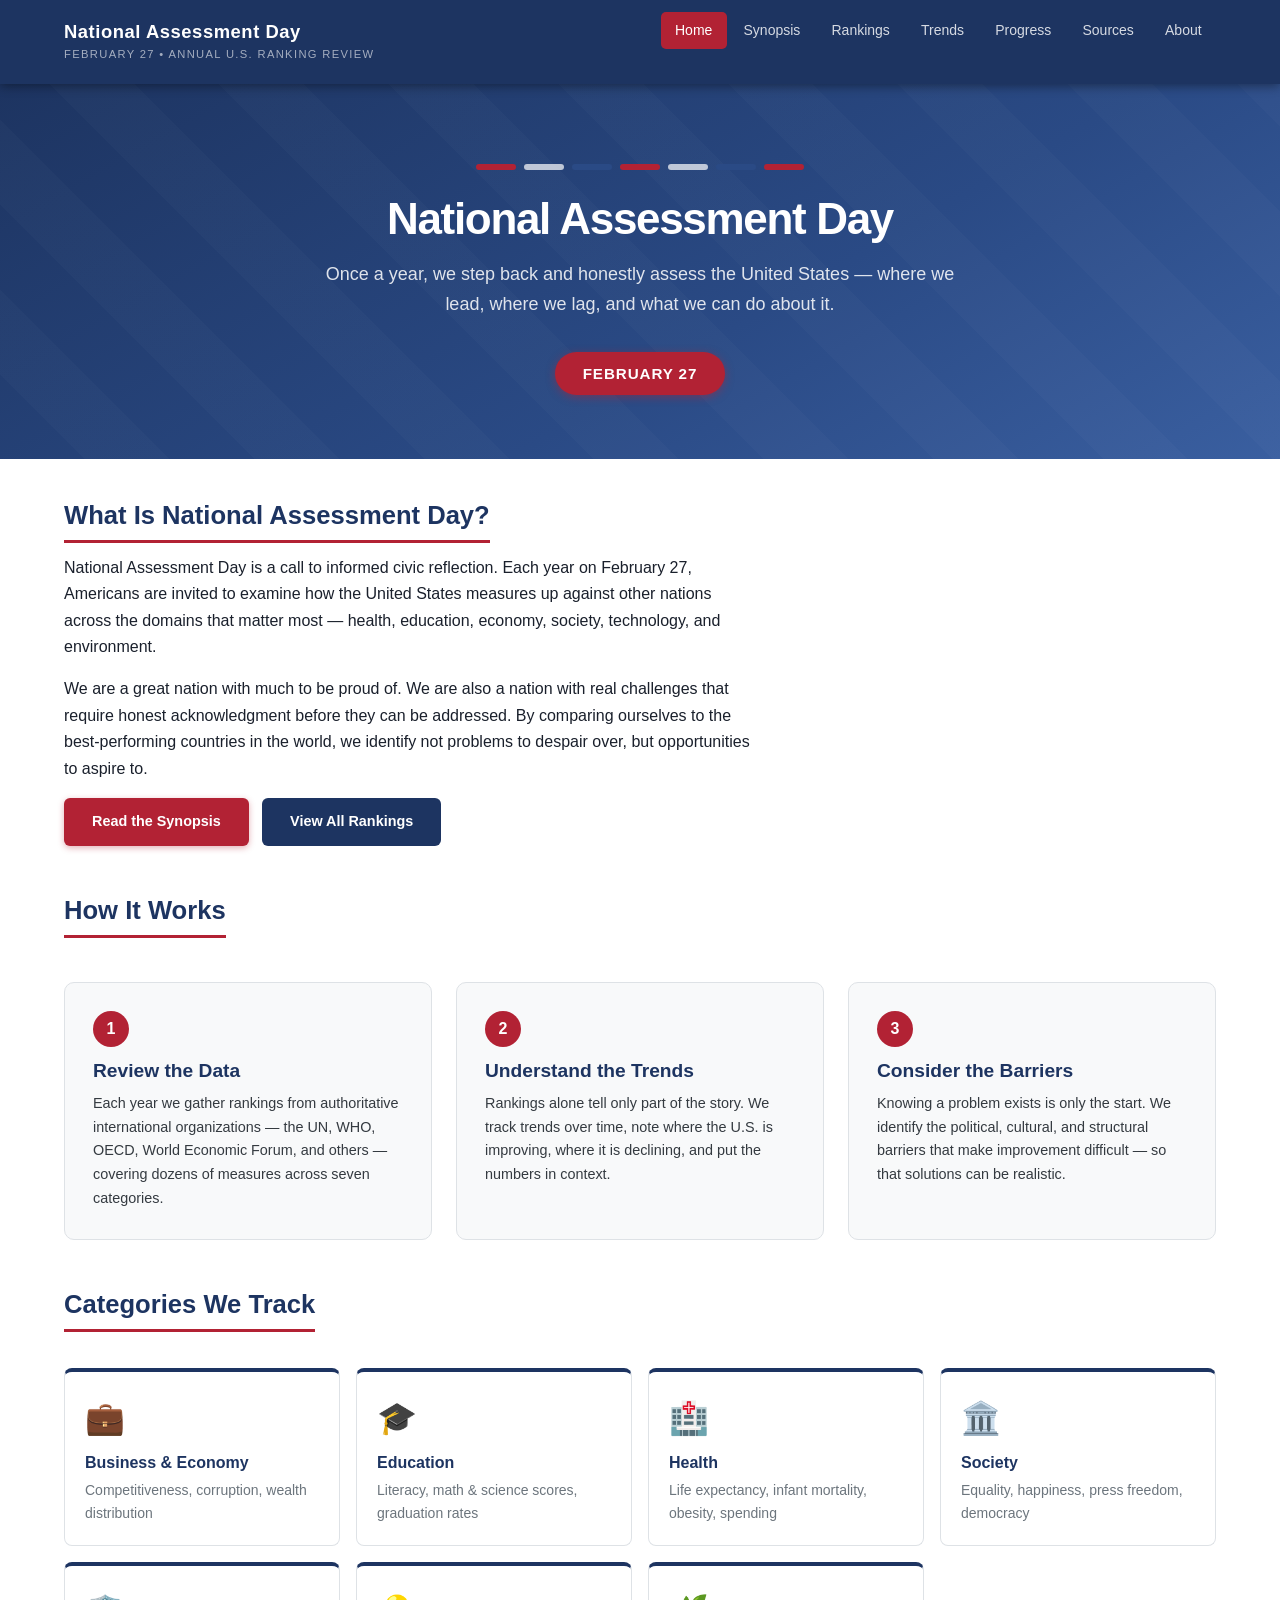
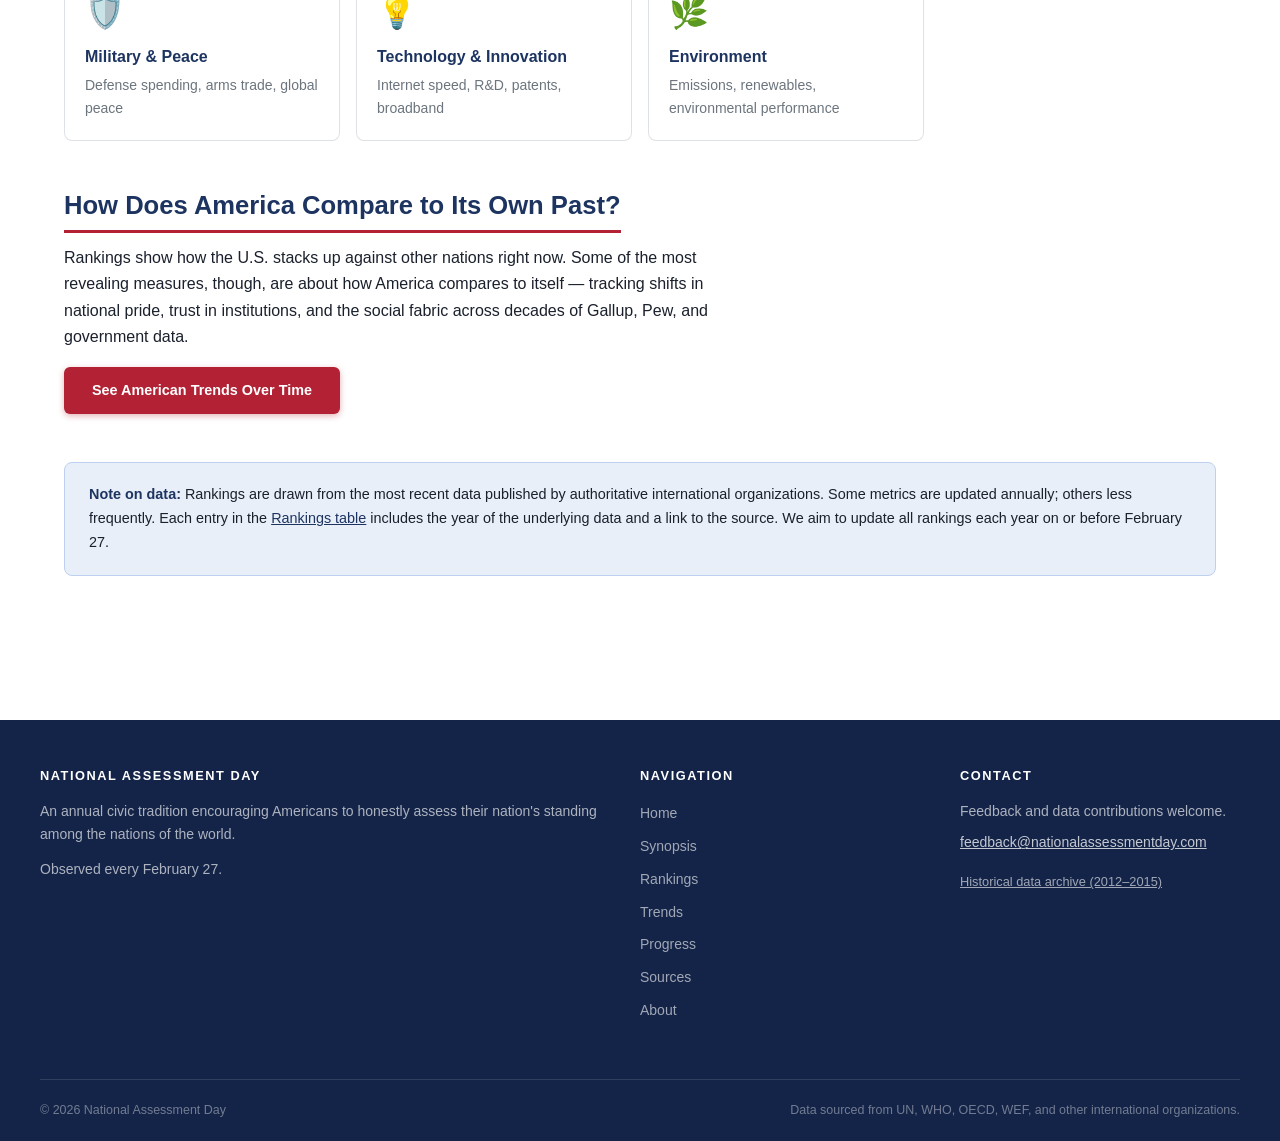
<file: index.html>
<!DOCTYPE html>
<html lang="en">
<head>
  <meta charset="UTF-8">
  <meta name="viewport" content="width=device-width, initial-scale=1.0">
  <title>National Assessment Day — Annual U.S. Ranking Review</title>
  <meta name="description" content="National Assessment Day is an annual review of where the United States stands among the nations of the world across health, education, economy, society, and more.">
  <link rel="stylesheet" href="style.css">
</head>
<body>

<header>
  <div class="header-inner">
    <a href="index.html" class="logo">
      <span class="site-name">National Assessment Day</span>
      <span class="tagline">February 27 &bull; Annual U.S. Ranking Review</span>
    </a>
    <button class="menu-toggle" aria-label="Toggle navigation" aria-controls="main-nav">&#9776;</button>
    <nav id="main-nav">
      <ul>
        <li><a href="index.html" class="active">Home</a></li>
        <li><a href="synopsis.html">Synopsis</a></li>
        <li><a href="ranks.html">Rankings</a></li>
        <li><a href="trends.html">Trends</a></li>
        <li><a href="barriers.html">Progress</a></li>
        <li><a href="sources.html">Sources</a></li>
        <li><a href="about.html">About</a></li>
      </ul>
    </nav>
  </div>
</header>

<div class="hero">
  <div class="flag-stripe">
    <span class="s-red"></span>
    <span class="s-white"></span>
    <span class="s-blue"></span>
    <span class="s-red"></span>
    <span class="s-white"></span>
    <span class="s-blue"></span>
    <span class="s-red"></span>
  </div>
  <h1>National Assessment Day</h1>
  <p>
    Once a year, we step back and honestly assess the United States — where we lead,
    where we lag, and what we can do about it.
  </p>
  <span class="date-badge">February 27</span>
</div>

<main>

  <section class="section">
    <h2>What Is National Assessment Day?</h2>
    <p>
      National Assessment Day is a call to informed civic reflection. Each year on February 27,
      Americans are invited to examine how the United States measures up against other nations
      across the domains that matter most — health, education, economy, society, technology,
      and environment.
    </p>
    <p>
      We are a great nation with much to be proud of. We are also a nation with real challenges
      that require honest acknowledgment before they can be addressed. By comparing ourselves
      to the best-performing countries in the world, we identify not problems to despair over,
      but opportunities to aspire to.
    </p>
    <p>
      <a href="synopsis.html" class="btn btn-primary">Read the Synopsis</a>
      &nbsp;
      <a href="ranks.html" class="btn btn-secondary">View All Rankings</a>
    </p>
  </section>

  <section class="section">
    <h2>How It Works</h2>
    <div class="features">
      <div class="feature-box">
        <span class="num">1</span>
        <h3>Review the Data</h3>
        <p>
          Each year we gather rankings from authoritative international organizations —
          the UN, WHO, OECD, World Economic Forum, and others — covering dozens of measures
          across seven categories.
        </p>
      </div>
      <div class="feature-box">
        <span class="num">2</span>
        <h3>Understand the Trends</h3>
        <p>
          Rankings alone tell only part of the story. We track trends over time, note where
          the U.S. is improving, where it is declining, and put the numbers in context.
        </p>
      </div>
      <div class="feature-box">
        <span class="num">3</span>
        <h3>Consider the Barriers</h3>
        <p>
          Knowing a problem exists is only the start. We identify the political, cultural, and
          structural barriers that make improvement difficult — so that solutions can be realistic.
        </p>
      </div>
    </div>
  </section>

  <section class="section">
    <h2>Categories We Track</h2>
    <div class="card-grid">
      <a href="ranks.html?cat=Business" class="card" style="text-decoration:none;color:inherit;">
        <span class="card-icon">💼</span>
        <h3>Business &amp; Economy</h3>
        <p>Competitiveness, corruption, wealth distribution</p>
      </a>
      <a href="ranks.html?cat=Education" class="card" style="text-decoration:none;color:inherit;">
        <span class="card-icon">🎓</span>
        <h3>Education</h3>
        <p>Literacy, math &amp; science scores, graduation rates</p>
      </a>
      <a href="ranks.html?cat=Health" class="card" style="text-decoration:none;color:inherit;">
        <span class="card-icon">🏥</span>
        <h3>Health</h3>
        <p>Life expectancy, infant mortality, obesity, spending</p>
      </a>
      <a href="ranks.html?cat=Society" class="card" style="text-decoration:none;color:inherit;">
        <span class="card-icon">🏛️</span>
        <h3>Society</h3>
        <p>Equality, happiness, press freedom, democracy</p>
      </a>
      <a href="ranks.html?cat=Military" class="card" style="text-decoration:none;color:inherit;">
        <span class="card-icon">🛡️</span>
        <h3>Military &amp; Peace</h3>
        <p>Defense spending, arms trade, global peace</p>
      </a>
      <a href="ranks.html?cat=Technology" class="card" style="text-decoration:none;color:inherit;">
        <span class="card-icon">💡</span>
        <h3>Technology &amp; Innovation</h3>
        <p>Internet speed, R&amp;D, patents, broadband</p>
      </a>
      <a href="ranks.html?cat=Environment" class="card" style="text-decoration:none;color:inherit;">
        <span class="card-icon">🌿</span>
        <h3>Environment</h3>
        <p>Emissions, renewables, environmental performance</p>
      </a>
    </div>
  </section>

  <section class="section">
    <h2>How Does America Compare to Its Own Past?</h2>
    <p>
      Rankings show how the U.S. stacks up against other nations right now. Some of the most
      revealing measures, though, are about how America compares to itself &mdash; tracking shifts in
      national pride, trust in institutions, and the social fabric across decades of Gallup, Pew,
      and government data.
    </p>
    <p>
      <a href="trends.html" class="btn btn-primary">See American Trends Over Time</a>
    </p>
  </section>

  <section class="section">
    <div class="info-box">
      <strong>Note on data:</strong> Rankings are drawn from the most recent data published by
      authoritative international organizations. Some metrics are updated annually; others less
      frequently. Each entry in the <a href="ranks.html">Rankings table</a> includes the year
      of the underlying data and a link to the source. We aim to update all rankings each year
      on or before February 27.
    </div>
  </section>

</main>

<footer>
  <div class="footer-inner">
    <div>
      <h4>National Assessment Day</h4>
      <p>An annual civic tradition encouraging Americans to honestly assess their nation's standing among the nations of the world.</p>
      <p style="margin-top:0.75rem;">Observed every February 27.</p>
    </div>
    <div>
      <h4>Navigation</h4>
      <ul>
        <li><a href="index.html">Home</a></li>
        <li><a href="synopsis.html">Synopsis</a></li>
        <li><a href="ranks.html">Rankings</a></li>
        <li><a href="trends.html">Trends</a></li>
        <li><a href="barriers.html">Progress</a></li>
        <li><a href="sources.html">Sources</a></li>
        <li><a href="about.html">About</a></li>
      </ul>
    </div>
    <div>
      <h4>Contact</h4>
      <p>Feedback and data contributions welcome.</p>
      <p><a href="mailto:feedback@nationalassessmentday.com" style="color:rgba(255,255,255,0.75);">feedback@nationalassessmentday.com</a></p>
      <p style="margin-top:1rem;"><a href="about.html#archive" style="color:rgba(255,255,255,0.6);font-size:0.8rem;">Historical data archive (2012–2015)</a></p>
    </div>
  </div>
  <div class="footer-bottom">
    <span>&copy; 2026 National Assessment Day</span>
    <span>Data sourced from UN, WHO, OECD, WEF, and other international organizations.</span>
  </div>
</footer>

<script>
  document.querySelector('.menu-toggle').addEventListener('click', function() {
    document.getElementById('main-nav').classList.toggle('open');
  });
</script>

</body>
</html>
</file>
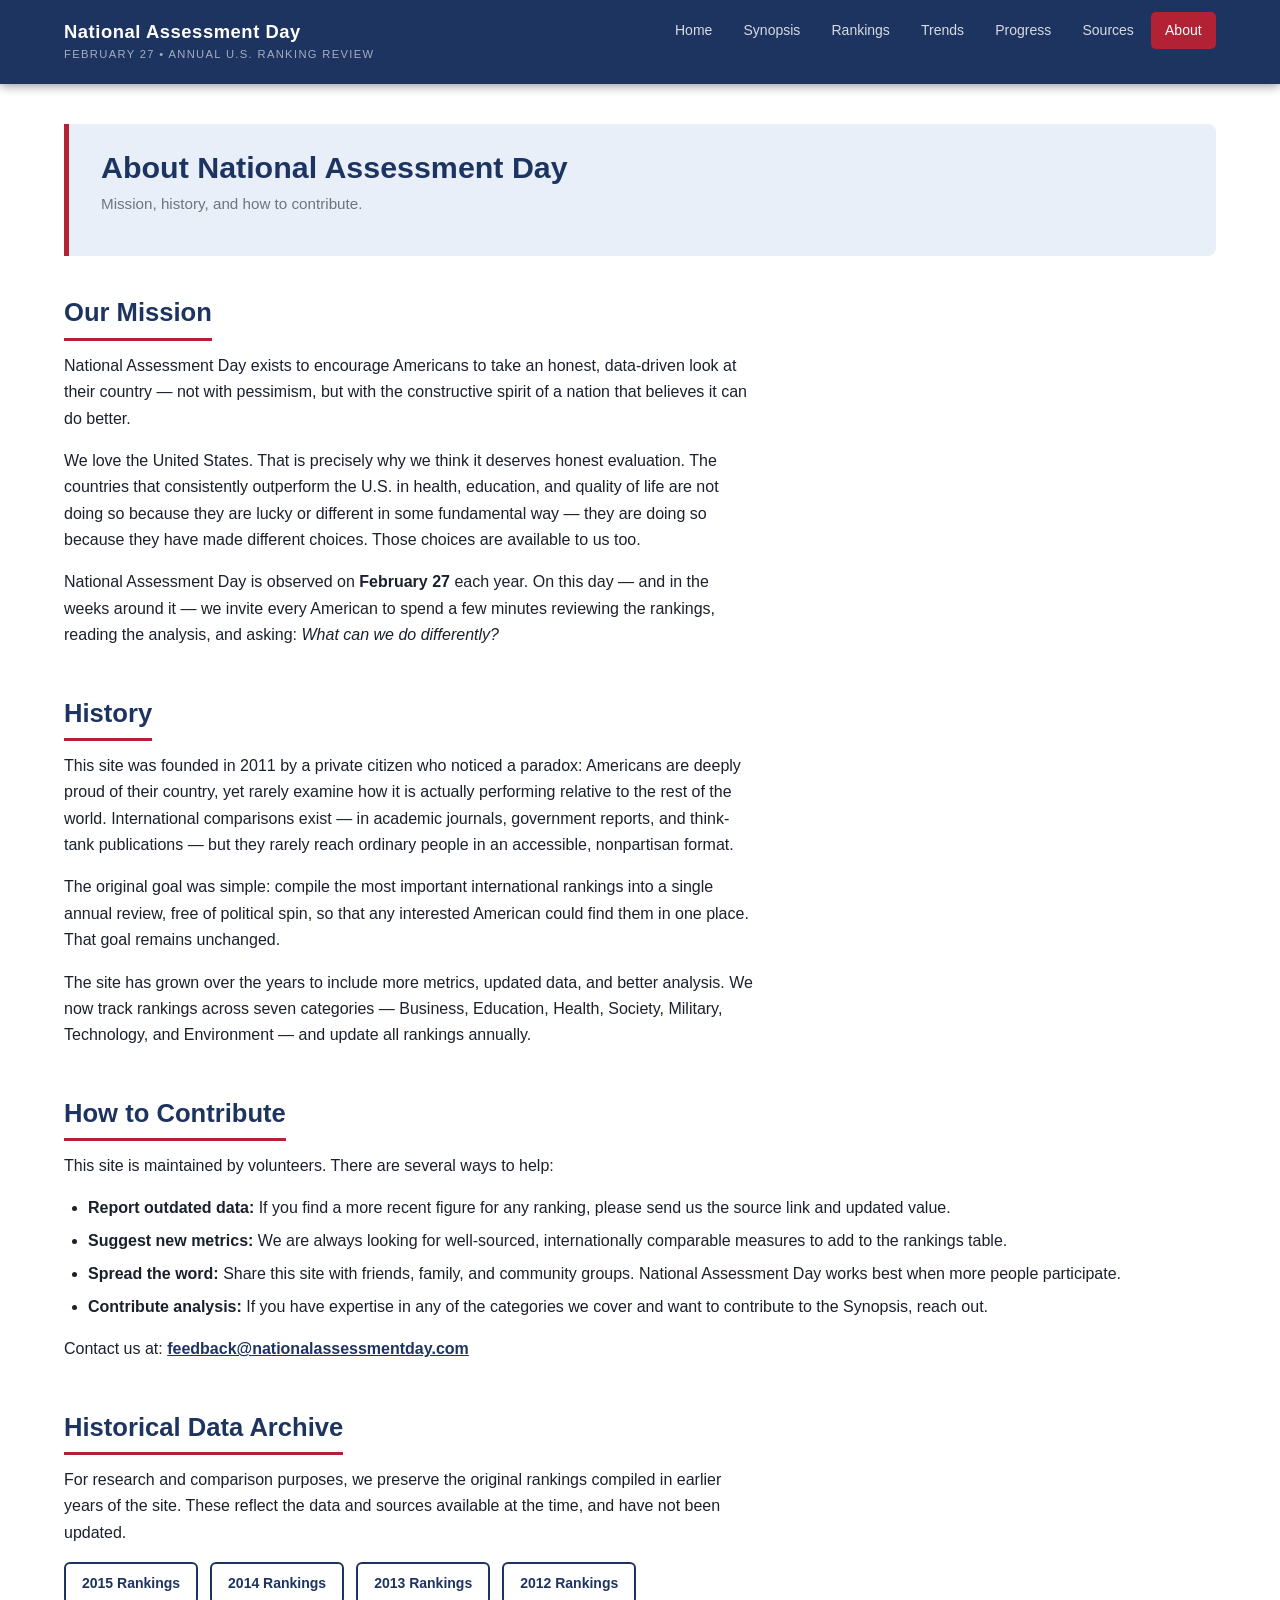
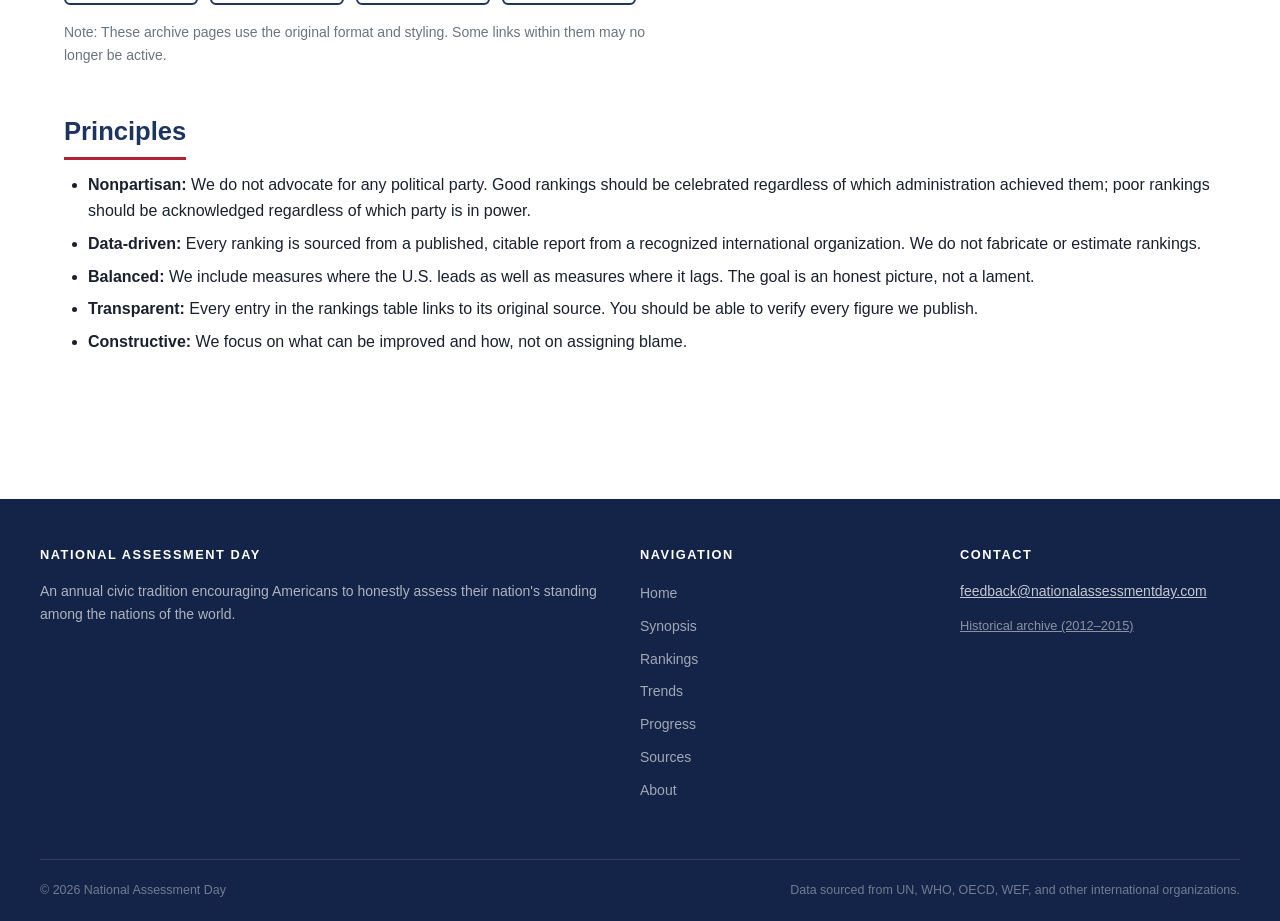
<file: about.html>
<!DOCTYPE html>
<html lang="en">
<head>
  <meta charset="UTF-8">
  <meta name="viewport" content="width=device-width, initial-scale=1.0">
  <title>About | National Assessment Day</title>
  <meta name="description" content="About National Assessment Day — its mission, history, and how to contribute.">
  <link rel="stylesheet" href="style.css">
</head>
<body>

<header>
  <div class="header-inner">
    <a href="index.html" class="logo">
      <span class="site-name">National Assessment Day</span>
      <span class="tagline">February 27 &bull; Annual U.S. Ranking Review</span>
    </a>
    <button class="menu-toggle" aria-label="Toggle navigation" aria-controls="main-nav">&#9776;</button>
    <nav id="main-nav">
      <ul>
        <li><a href="index.html">Home</a></li>
        <li><a href="synopsis.html">Synopsis</a></li>
        <li><a href="ranks.html">Rankings</a></li>
        <li><a href="trends.html">Trends</a></li>
        <li><a href="barriers.html">Progress</a></li>
        <li><a href="sources.html">Sources</a></li>
        <li><a href="about.html" class="active">About</a></li>
      </ul>
    </nav>
  </div>
</header>

<main>

  <div class="page-header">
    <h1>About National Assessment Day</h1>
    <p class="page-desc">Mission, history, and how to contribute.</p>
  </div>

  <section class="section">
    <h2>Our Mission</h2>
    <p>
      National Assessment Day exists to encourage Americans to take an honest, data-driven look
      at their country — not with pessimism, but with the constructive spirit of a nation that
      believes it can do better.
    </p>
    <p>
      We love the United States. That is precisely why we think it deserves honest evaluation.
      The countries that consistently outperform the U.S. in health, education, and quality of
      life are not doing so because they are lucky or different in some fundamental way — they
      are doing so because they have made different choices. Those choices are available to us too.
    </p>
    <p>
      National Assessment Day is observed on <strong>February 27</strong> each year. On this
      day — and in the weeks around it — we invite every American to spend a few minutes
      reviewing the rankings, reading the analysis, and asking: <em>What can we do differently?</em>
    </p>
  </section>

  <section class="section">
    <h2>History</h2>
    <p>
      This site was founded in 2011 by a private citizen who noticed a paradox: Americans are
      deeply proud of their country, yet rarely examine how it is actually performing relative
      to the rest of the world. International comparisons exist — in academic journals,
      government reports, and think-tank publications — but they rarely reach ordinary people
      in an accessible, nonpartisan format.
    </p>
    <p>
      The original goal was simple: compile the most important international rankings into a
      single annual review, free of political spin, so that any interested American could find
      them in one place. That goal remains unchanged.
    </p>
    <p>
      The site has grown over the years to include more metrics, updated data, and better
      analysis. We now track rankings across seven categories — Business, Education, Health,
      Society, Military, Technology, and Environment — and update all rankings annually.
    </p>
  </section>

  <section class="section">
    <h2>How to Contribute</h2>
    <p>
      This site is maintained by volunteers. There are several ways to help:
    </p>
    <ul>
      <li><strong>Report outdated data:</strong> If you find a more recent figure for any ranking, please send us the source link and updated value.</li>
      <li><strong>Suggest new metrics:</strong> We are always looking for well-sourced, internationally comparable measures to add to the rankings table.</li>
      <li><strong>Spread the word:</strong> Share this site with friends, family, and community groups. National Assessment Day works best when more people participate.</li>
      <li><strong>Contribute analysis:</strong> If you have expertise in any of the categories we cover and want to contribute to the Synopsis, reach out.</li>
    </ul>
    <p style="margin-top:1rem;">
      Contact us at:
      <a href="mailto:feedback@nationalassessmentday.com"><strong>feedback@nationalassessmentday.com</strong></a>
    </p>
  </section>

  <section class="section" id="archive">
    <h2>Historical Data Archive</h2>
    <p>
      For research and comparison purposes, we preserve the original rankings compiled in
      earlier years of the site. These reflect the data and sources available at the time,
      and have not been updated.
    </p>
    <div class="archive-links">
      <a href="ranks2015.html" class="archive-link">2015 Rankings</a>
      <a href="ranks2014.html" class="archive-link">2014 Rankings</a>
      <a href="ranks2013.html" class="archive-link">2013 Rankings</a>
      <a href="ranks2012.html" class="archive-link">2012 Rankings</a>
    </div>
    <p style="margin-top:0.75rem; font-size:0.875rem; color:var(--gray-600);">
      Note: These archive pages use the original format and styling. Some links within them
      may no longer be active.
    </p>
  </section>

  <section class="section">
    <h2>Principles</h2>
    <ul>
      <li><strong>Nonpartisan:</strong> We do not advocate for any political party. Good rankings should be celebrated regardless of which administration achieved them; poor rankings should be acknowledged regardless of which party is in power.</li>
      <li><strong>Data-driven:</strong> Every ranking is sourced from a published, citable report from a recognized international organization. We do not fabricate or estimate rankings.</li>
      <li><strong>Balanced:</strong> We include measures where the U.S. leads as well as measures where it lags. The goal is an honest picture, not a lament.</li>
      <li><strong>Transparent:</strong> Every entry in the rankings table links to its original source. You should be able to verify every figure we publish.</li>
      <li><strong>Constructive:</strong> We focus on what can be improved and how, not on assigning blame.</li>
    </ul>
  </section>

</main>

<footer>
  <div class="footer-inner">
    <div>
      <h4>National Assessment Day</h4>
      <p>An annual civic tradition encouraging Americans to honestly assess their nation's standing among the nations of the world.</p>
    </div>
    <div>
      <h4>Navigation</h4>
      <ul>
        <li><a href="index.html">Home</a></li>
        <li><a href="synopsis.html">Synopsis</a></li>
        <li><a href="ranks.html">Rankings</a></li>
        <li><a href="trends.html">Trends</a></li>
        <li><a href="barriers.html">Progress</a></li>
        <li><a href="sources.html">Sources</a></li>
        <li><a href="about.html">About</a></li>
      </ul>
    </div>
    <div>
      <h4>Contact</h4>
      <p><a href="mailto:feedback@nationalassessmentday.com" style="color:rgba(255,255,255,0.75);">feedback@nationalassessmentday.com</a></p>
      <p style="margin-top:0.75rem; font-size:0.8rem;">
        <a href="#archive" style="color:rgba(255,255,255,0.5);">Historical archive (2012–2015)</a>
      </p>
    </div>
  </div>
  <div class="footer-bottom">
    <span>&copy; 2026 National Assessment Day</span>
    <span>Data sourced from UN, WHO, OECD, WEF, and other international organizations.</span>
  </div>
</footer>

<script>
  document.querySelector('.menu-toggle').addEventListener('click', function() {
    document.getElementById('main-nav').classList.toggle('open');
  });
</script>

</body>
</html>
</file>
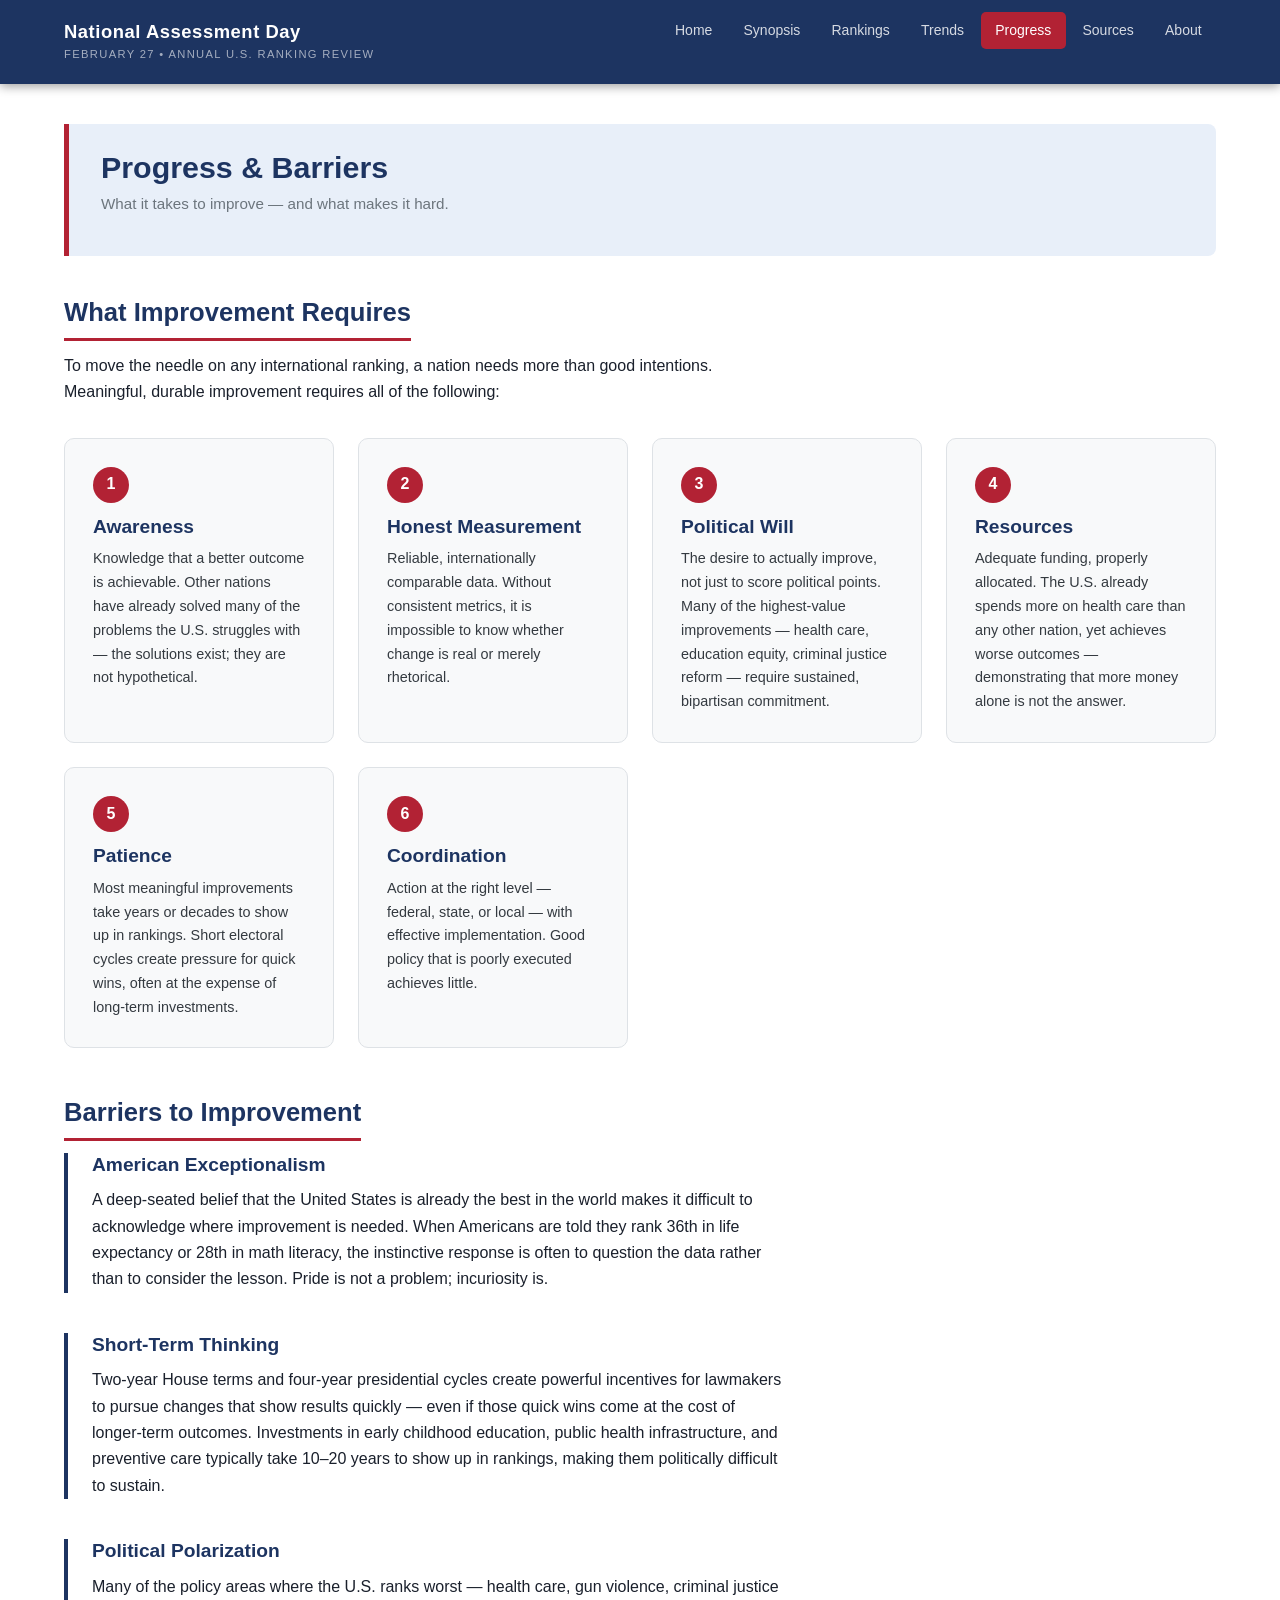
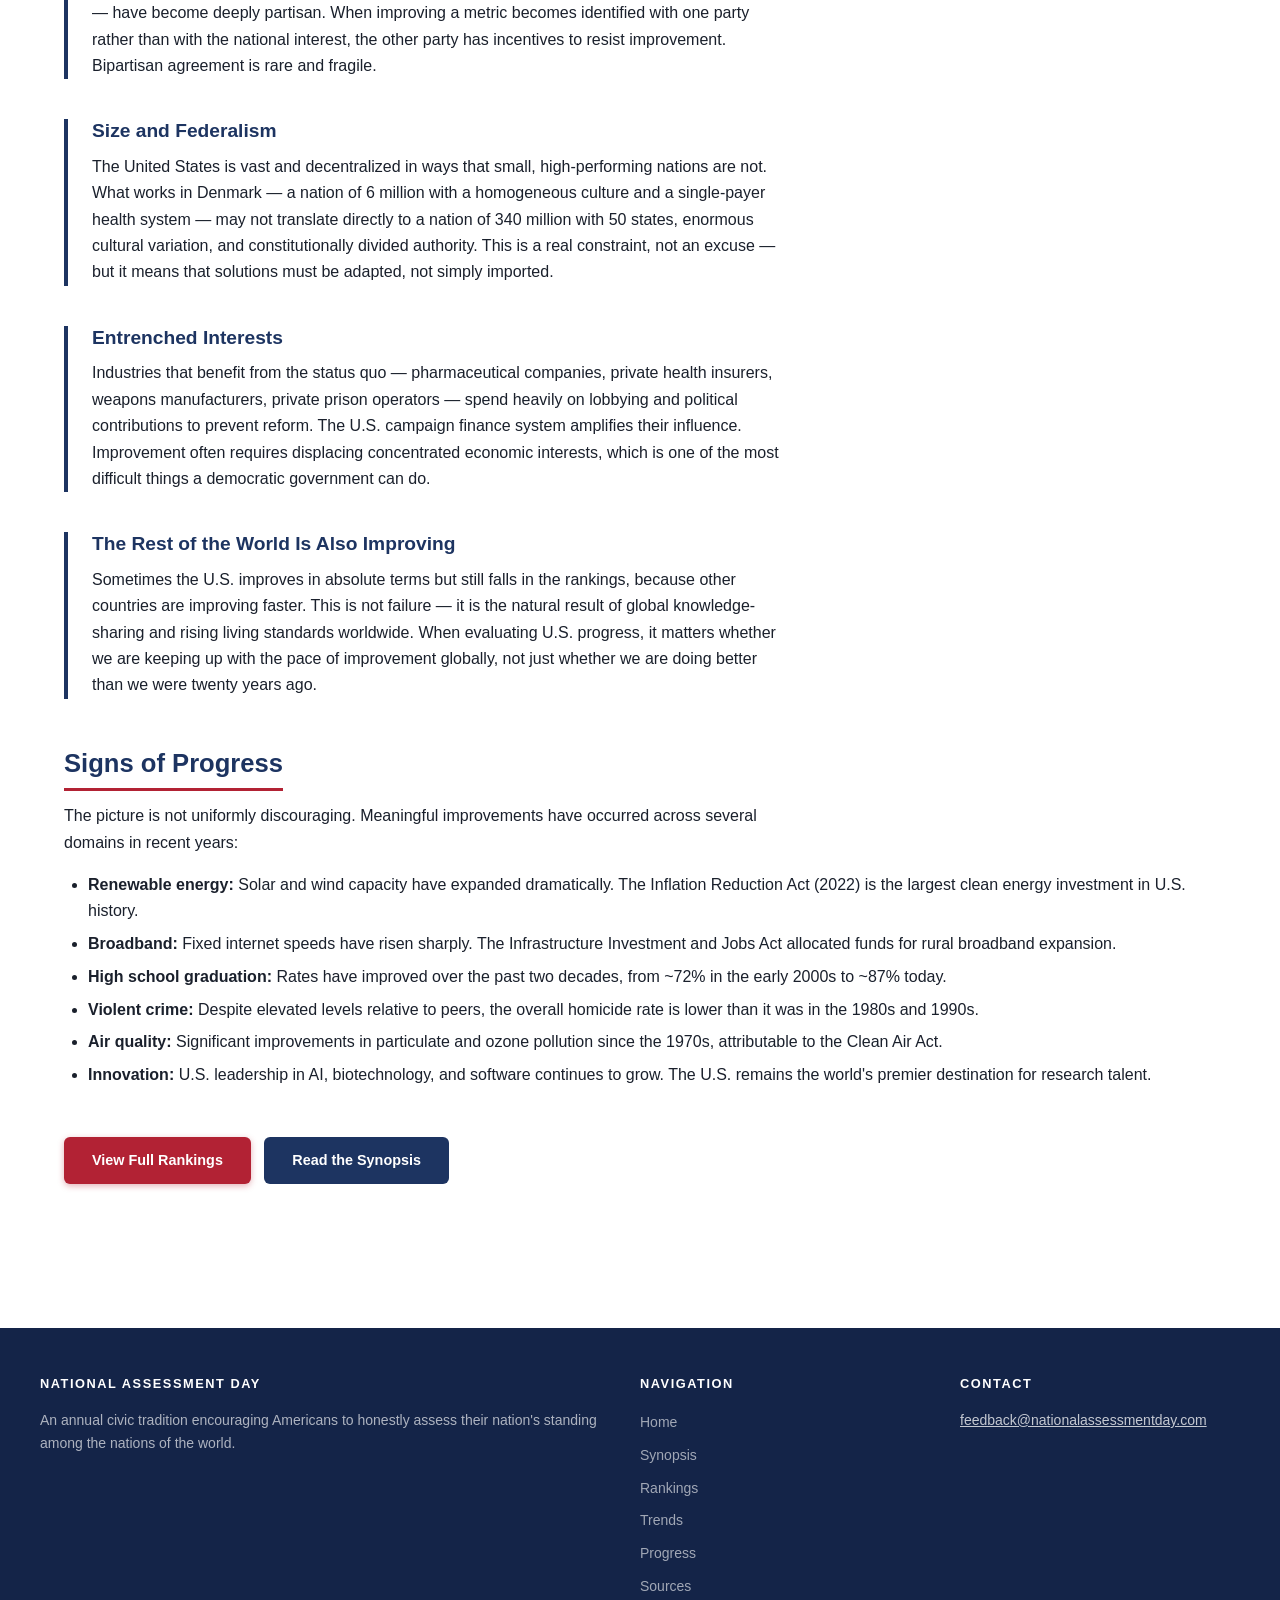
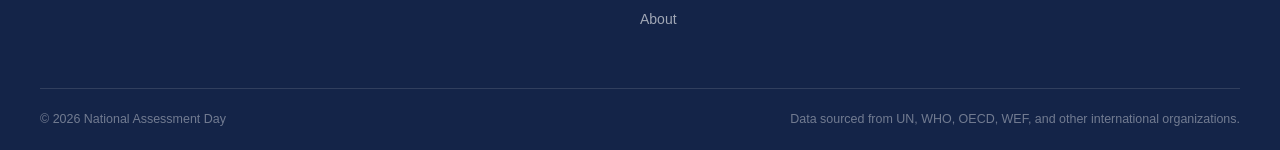
<file: barriers.html>
<!DOCTYPE html>
<html lang="en">
<head>
  <meta charset="UTF-8">
  <meta name="viewport" content="width=device-width, initial-scale=1.0">
  <title>Progress &amp; Barriers | National Assessment Day</title>
  <meta name="description" content="What does it take to improve the United States' international rankings? An honest look at the barriers and the conditions for progress.">
  <link rel="stylesheet" href="style.css">
</head>
<body>

<header>
  <div class="header-inner">
    <a href="index.html" class="logo">
      <span class="site-name">National Assessment Day</span>
      <span class="tagline">February 27 &bull; Annual U.S. Ranking Review</span>
    </a>
    <button class="menu-toggle" aria-label="Toggle navigation" aria-controls="main-nav">&#9776;</button>
    <nav id="main-nav">
      <ul>
        <li><a href="index.html">Home</a></li>
        <li><a href="synopsis.html">Synopsis</a></li>
        <li><a href="ranks.html">Rankings</a></li>
        <li><a href="trends.html">Trends</a></li>
        <li><a href="barriers.html" class="active">Progress</a></li>
        <li><a href="sources.html">Sources</a></li>
        <li><a href="about.html">About</a></li>
      </ul>
    </nav>
  </div>
</header>

<main>

  <div class="page-header">
    <h1>Progress &amp; Barriers</h1>
    <p class="page-desc">What it takes to improve — and what makes it hard.</p>
  </div>

  <section class="section">
    <h2>What Improvement Requires</h2>
    <p>
      To move the needle on any international ranking, a nation needs more than good intentions.
      Meaningful, durable improvement requires all of the following:
    </p>
    <div class="features">
      <div class="feature-box">
        <span class="num">1</span>
        <h3>Awareness</h3>
        <p>Knowledge that a better outcome is achievable. Other nations have already solved many of the problems the U.S. struggles with — the solutions exist; they are not hypothetical.</p>
      </div>
      <div class="feature-box">
        <span class="num">2</span>
        <h3>Honest Measurement</h3>
        <p>Reliable, internationally comparable data. Without consistent metrics, it is impossible to know whether change is real or merely rhetorical.</p>
      </div>
      <div class="feature-box">
        <span class="num">3</span>
        <h3>Political Will</h3>
        <p>The desire to actually improve, not just to score political points. Many of the highest-value improvements — health care, education equity, criminal justice reform — require sustained, bipartisan commitment.</p>
      </div>
      <div class="feature-box">
        <span class="num">4</span>
        <h3>Resources</h3>
        <p>Adequate funding, properly allocated. The U.S. already spends more on health care than any other nation, yet achieves worse outcomes — demonstrating that more money alone is not the answer.</p>
      </div>
      <div class="feature-box">
        <span class="num">5</span>
        <h3>Patience</h3>
        <p>Most meaningful improvements take years or decades to show up in rankings. Short electoral cycles create pressure for quick wins, often at the expense of long-term investments.</p>
      </div>
      <div class="feature-box">
        <span class="num">6</span>
        <h3>Coordination</h3>
        <p>Action at the right level — federal, state, or local — with effective implementation. Good policy that is poorly executed achieves little.</p>
      </div>
    </div>
  </section>

  <section class="section">
    <h2>Barriers to Improvement</h2>

    <div class="synopsis-section">
      <h3>American Exceptionalism</h3>
      <p>
        A deep-seated belief that the United States is already the best in the world makes it
        difficult to acknowledge where improvement is needed. When Americans are told they rank
        36th in life expectancy or 28th in math literacy, the instinctive response is often to
        question the data rather than to consider the lesson. Pride is not a problem; incuriosity is.
      </p>
    </div>

    <div class="synopsis-section">
      <h3>Short-Term Thinking</h3>
      <p>
        Two-year House terms and four-year presidential cycles create powerful incentives for
        lawmakers to pursue changes that show results quickly — even if those quick wins come
        at the cost of longer-term outcomes. Investments in early childhood education, public
        health infrastructure, and preventive care typically take 10–20 years to show up in
        rankings, making them politically difficult to sustain.
      </p>
    </div>

    <div class="synopsis-section">
      <h3>Political Polarization</h3>
      <p>
        Many of the policy areas where the U.S. ranks worst — health care, gun violence,
        criminal justice — have become deeply partisan. When improving a metric becomes
        identified with one party rather than with the national interest, the other party
        has incentives to resist improvement. Bipartisan agreement is rare and fragile.
      </p>
    </div>

    <div class="synopsis-section">
      <h3>Size and Federalism</h3>
      <p>
        The United States is vast and decentralized in ways that small, high-performing nations
        are not. What works in Denmark — a nation of 6 million with a homogeneous culture and
        a single-payer health system — may not translate directly to a nation of 340 million
        with 50 states, enormous cultural variation, and constitutionally divided authority.
        This is a real constraint, not an excuse — but it means that solutions must be adapted,
        not simply imported.
      </p>
    </div>

    <div class="synopsis-section">
      <h3>Entrenched Interests</h3>
      <p>
        Industries that benefit from the status quo — pharmaceutical companies, private
        health insurers, weapons manufacturers, private prison operators — spend heavily on
        lobbying and political contributions to prevent reform. The U.S. campaign finance
        system amplifies their influence. Improvement often requires displacing concentrated
        economic interests, which is one of the most difficult things a democratic government
        can do.
      </p>
    </div>

    <div class="synopsis-section">
      <h3>The Rest of the World Is Also Improving</h3>
      <p>
        Sometimes the U.S. improves in absolute terms but still falls in the rankings, because
        other countries are improving faster. This is not failure — it is the natural result of
        global knowledge-sharing and rising living standards worldwide. When evaluating U.S.
        progress, it matters whether we are keeping up with the pace of improvement globally,
        not just whether we are doing better than we were twenty years ago.
      </p>
    </div>
  </section>

  <section class="section">
    <h2>Signs of Progress</h2>
    <p>
      The picture is not uniformly discouraging. Meaningful improvements have occurred across
      several domains in recent years:
    </p>
    <ul>
      <li><strong>Renewable energy:</strong> Solar and wind capacity have expanded dramatically. The Inflation Reduction Act (2022) is the largest clean energy investment in U.S. history.</li>
      <li><strong>Broadband:</strong> Fixed internet speeds have risen sharply. The Infrastructure Investment and Jobs Act allocated funds for rural broadband expansion.</li>
      <li><strong>High school graduation:</strong> Rates have improved over the past two decades, from ~72% in the early 2000s to ~87% today.</li>
      <li><strong>Violent crime:</strong> Despite elevated levels relative to peers, the overall homicide rate is lower than it was in the 1980s and 1990s.</li>
      <li><strong>Air quality:</strong> Significant improvements in particulate and ozone pollution since the 1970s, attributable to the Clean Air Act.</li>
      <li><strong>Innovation:</strong> U.S. leadership in AI, biotechnology, and software continues to grow. The U.S. remains the world's premier destination for research talent.</li>
    </ul>
  </section>

  <section class="section">
    <p style="margin-top:0.5rem;">
      <a href="ranks.html" class="btn btn-primary">View Full Rankings</a>
      &nbsp;
      <a href="synopsis.html" class="btn btn-secondary">Read the Synopsis</a>
    </p>
  </section>

</main>

<footer>
  <div class="footer-inner">
    <div>
      <h4>National Assessment Day</h4>
      <p>An annual civic tradition encouraging Americans to honestly assess their nation's standing among the nations of the world.</p>
    </div>
    <div>
      <h4>Navigation</h4>
      <ul>
        <li><a href="index.html">Home</a></li>
        <li><a href="synopsis.html">Synopsis</a></li>
        <li><a href="ranks.html">Rankings</a></li>
        <li><a href="trends.html">Trends</a></li>
        <li><a href="barriers.html">Progress</a></li>
        <li><a href="sources.html">Sources</a></li>
        <li><a href="about.html">About</a></li>
      </ul>
    </div>
    <div>
      <h4>Contact</h4>
      <p><a href="mailto:feedback@nationalassessmentday.com" style="color:rgba(255,255,255,0.75);">feedback@nationalassessmentday.com</a></p>
    </div>
  </div>
  <div class="footer-bottom">
    <span>&copy; 2026 National Assessment Day</span>
    <span>Data sourced from UN, WHO, OECD, WEF, and other international organizations.</span>
  </div>
</footer>

<script>
  document.querySelector('.menu-toggle').addEventListener('click', function() {
    document.getElementById('main-nav').classList.toggle('open');
  });
</script>

</body>
</html>
</file>
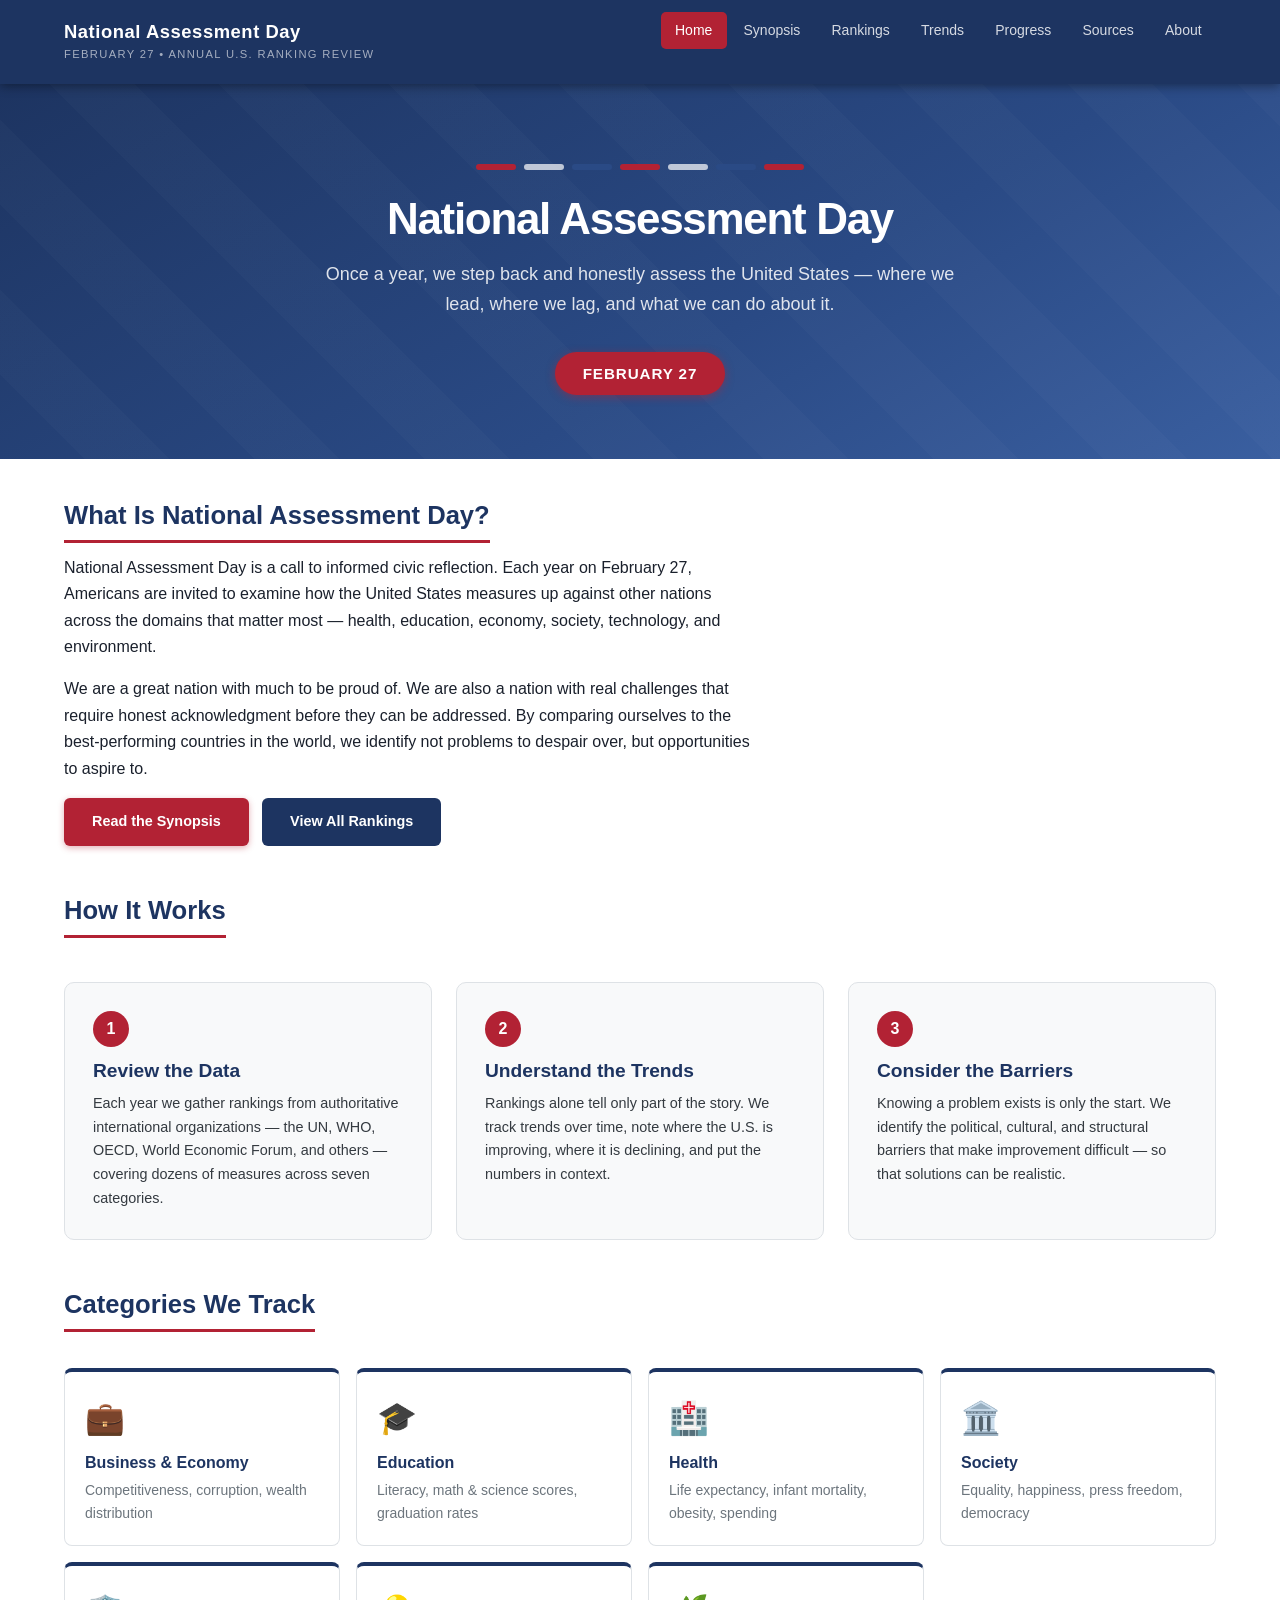
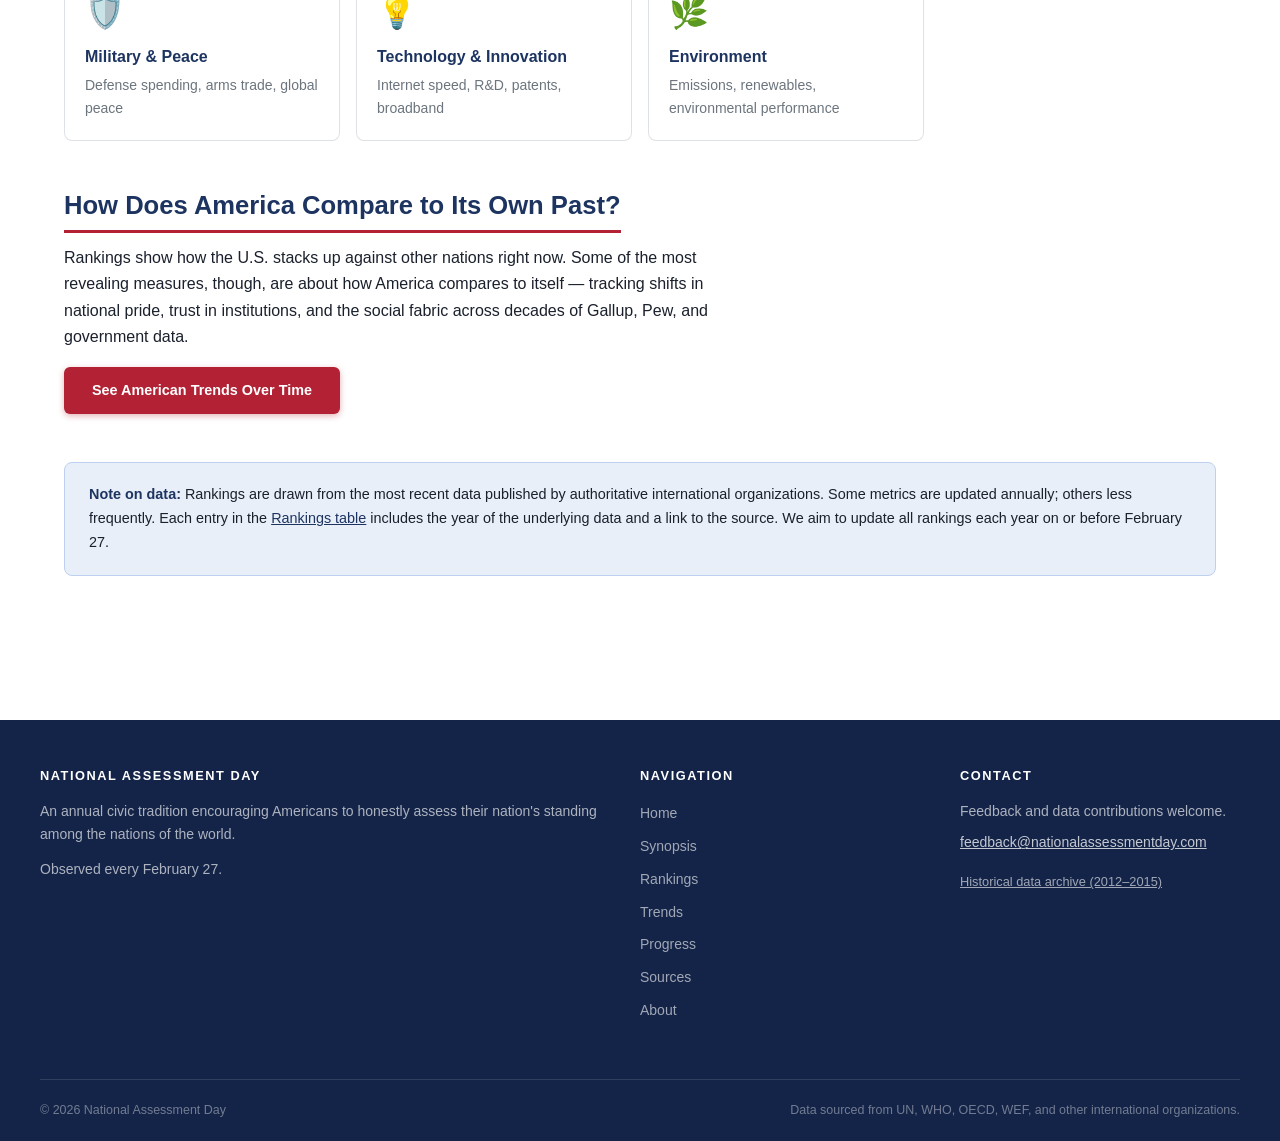
<file: default.htm>
<!DOCTYPE html>
<html lang="en">
<head>
  <meta charset="UTF-8">
  <meta http-equiv="refresh" content="0; url=index.html">
  <title>National Assessment Day</title>
</head>
<body>
  <p>Redirecting to <a href="index.html">National Assessment Day</a>…</p>
</body>
</html>
</file>
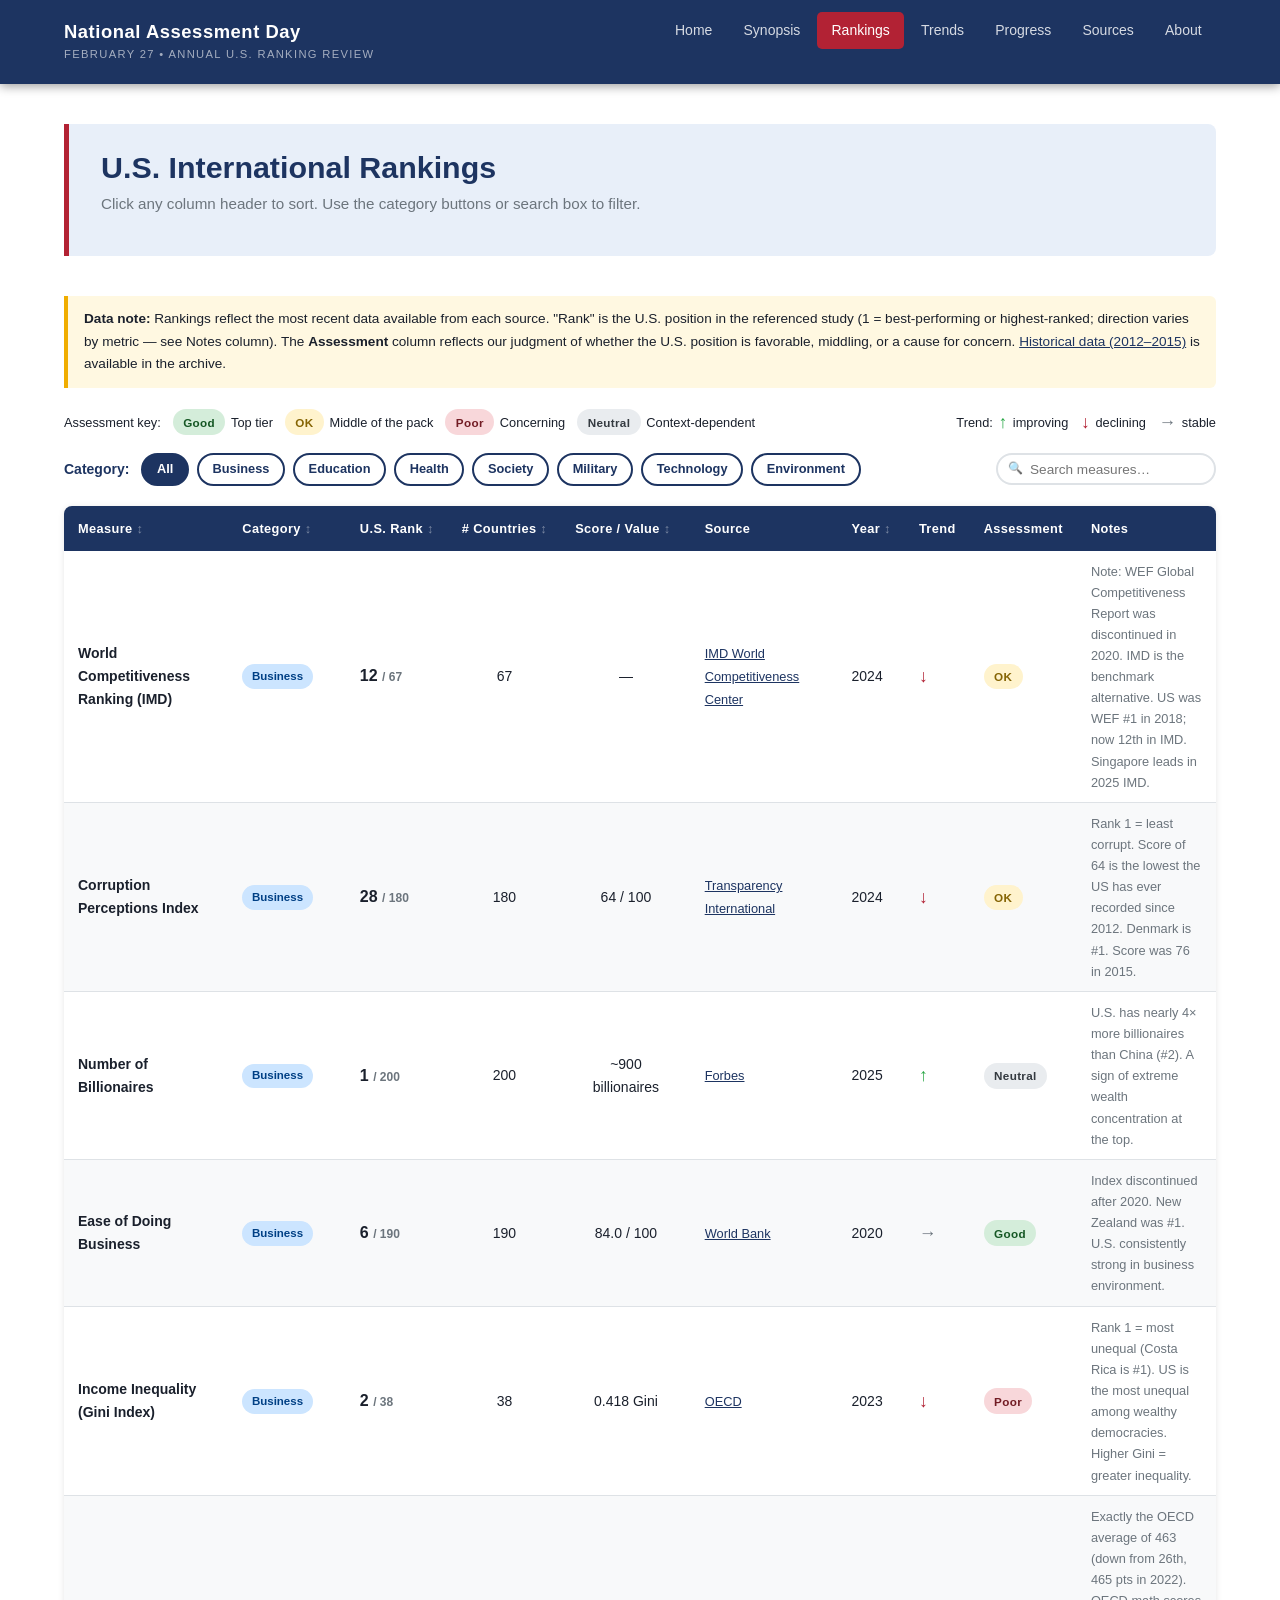
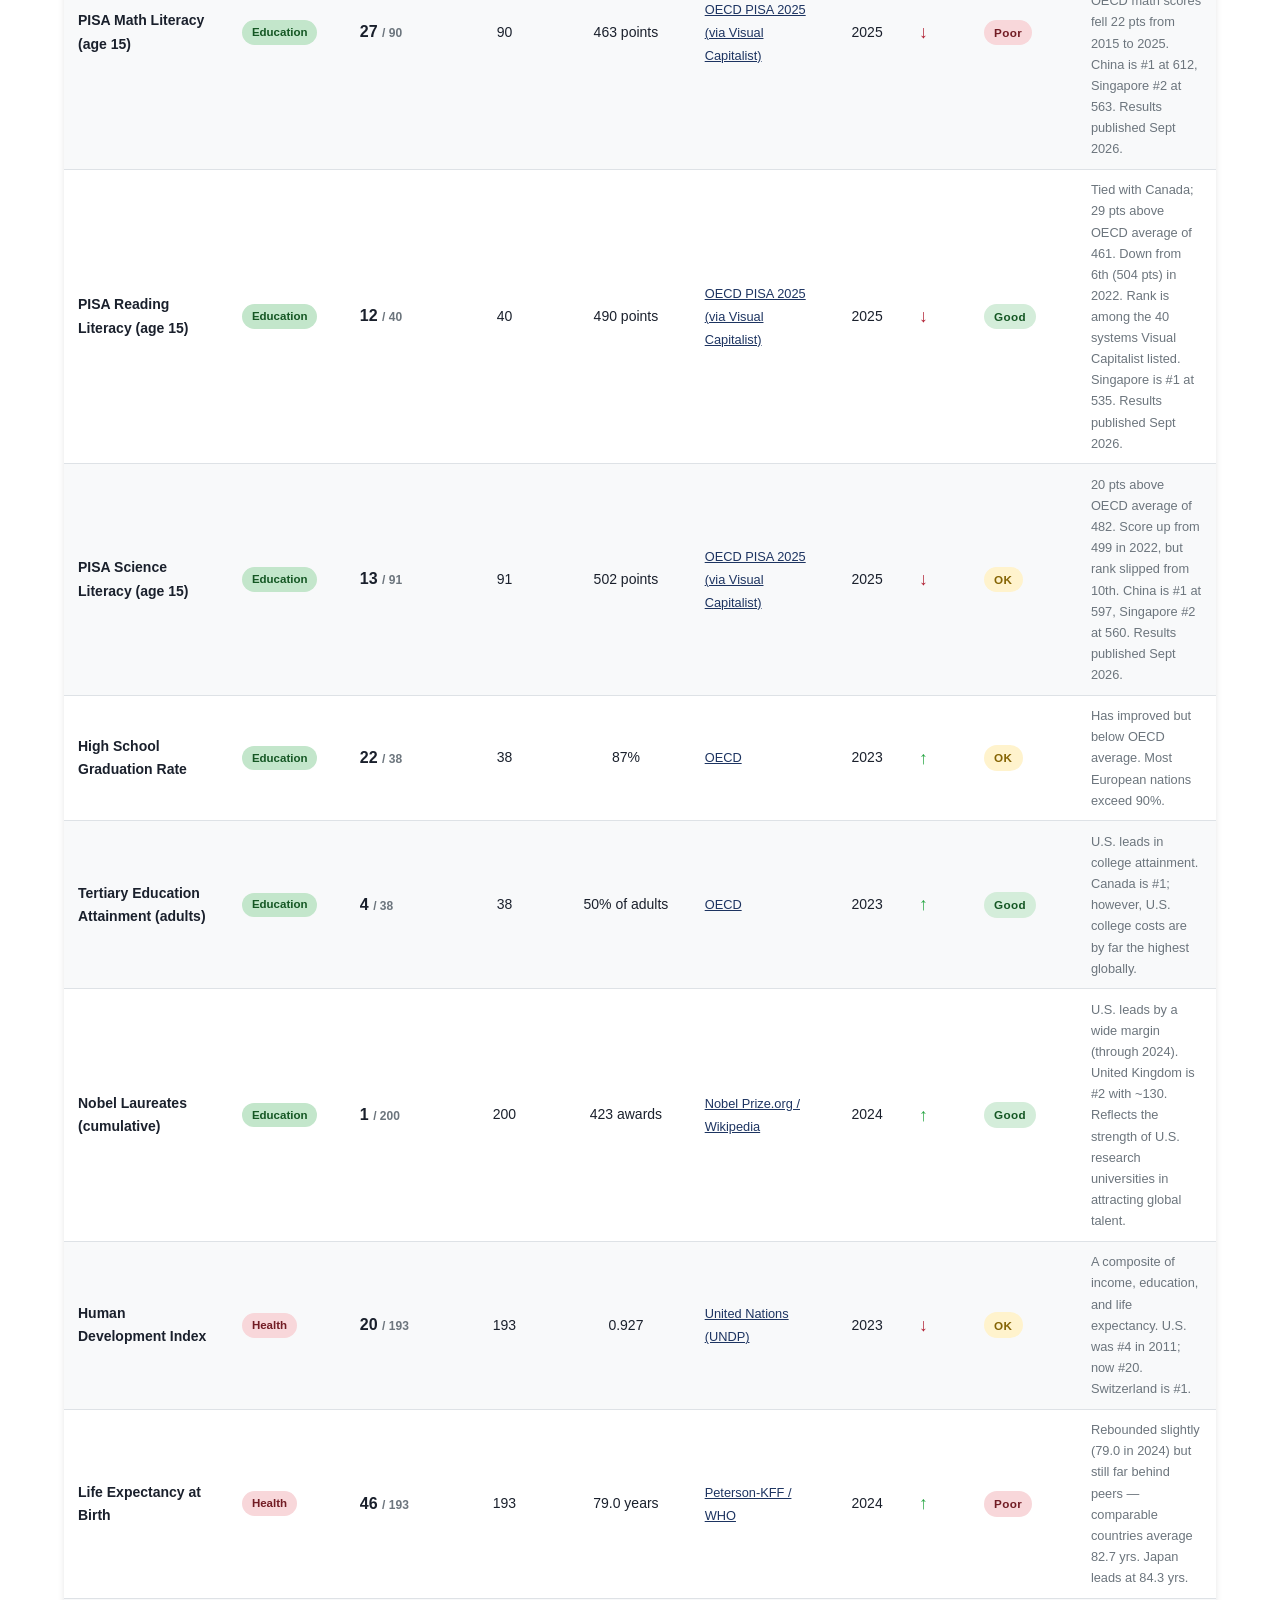
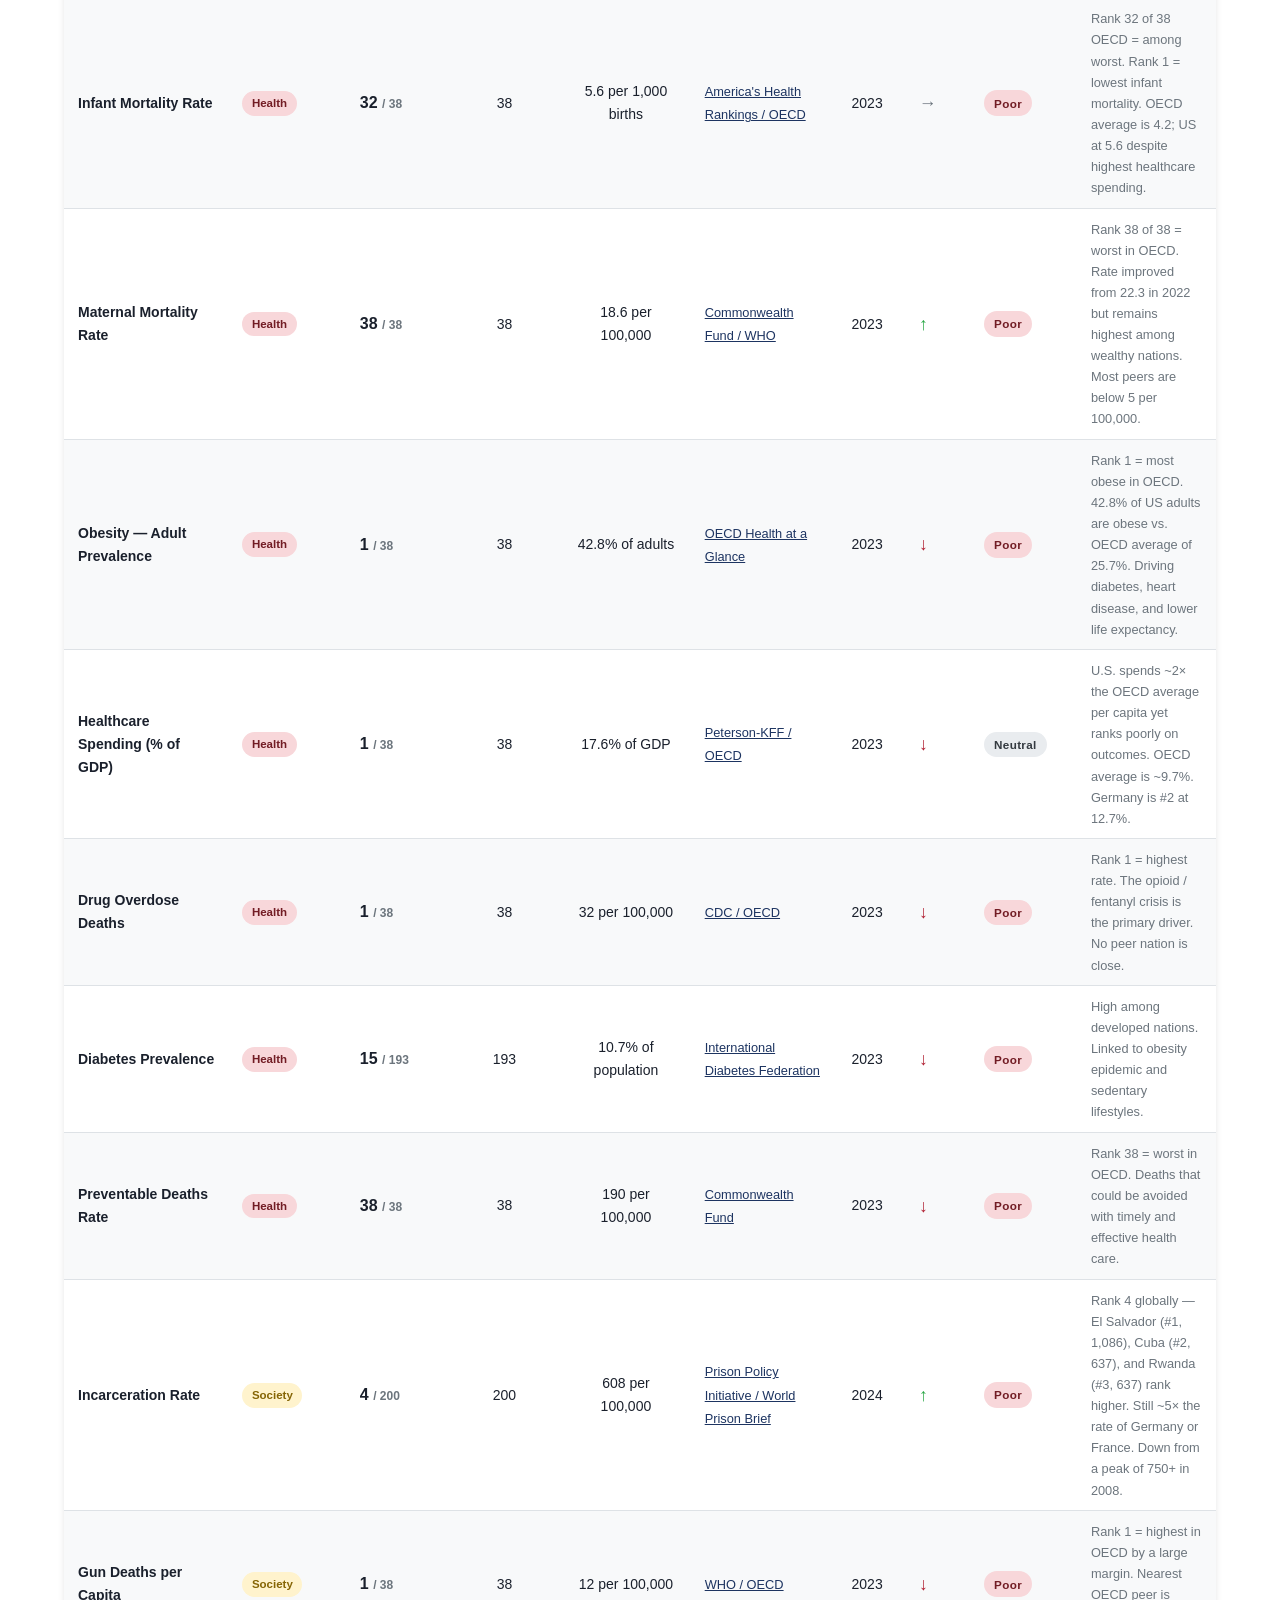
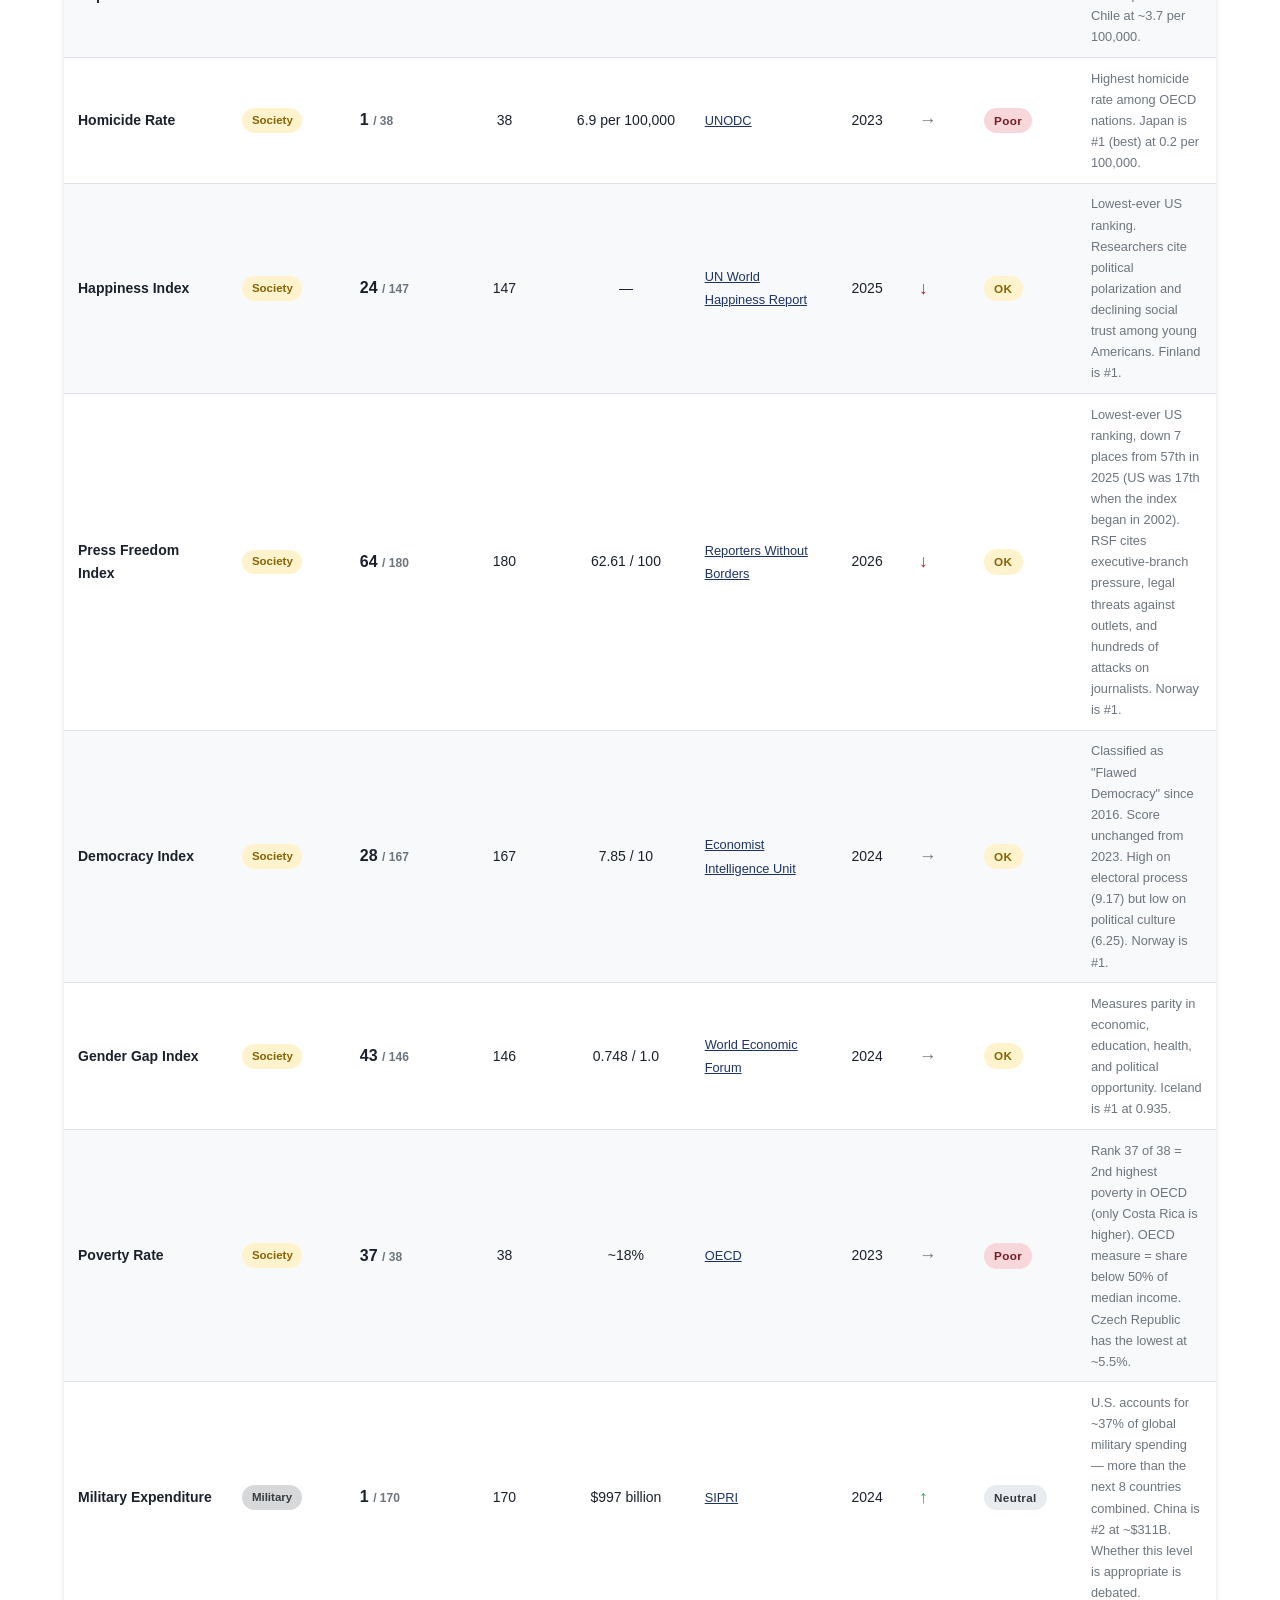
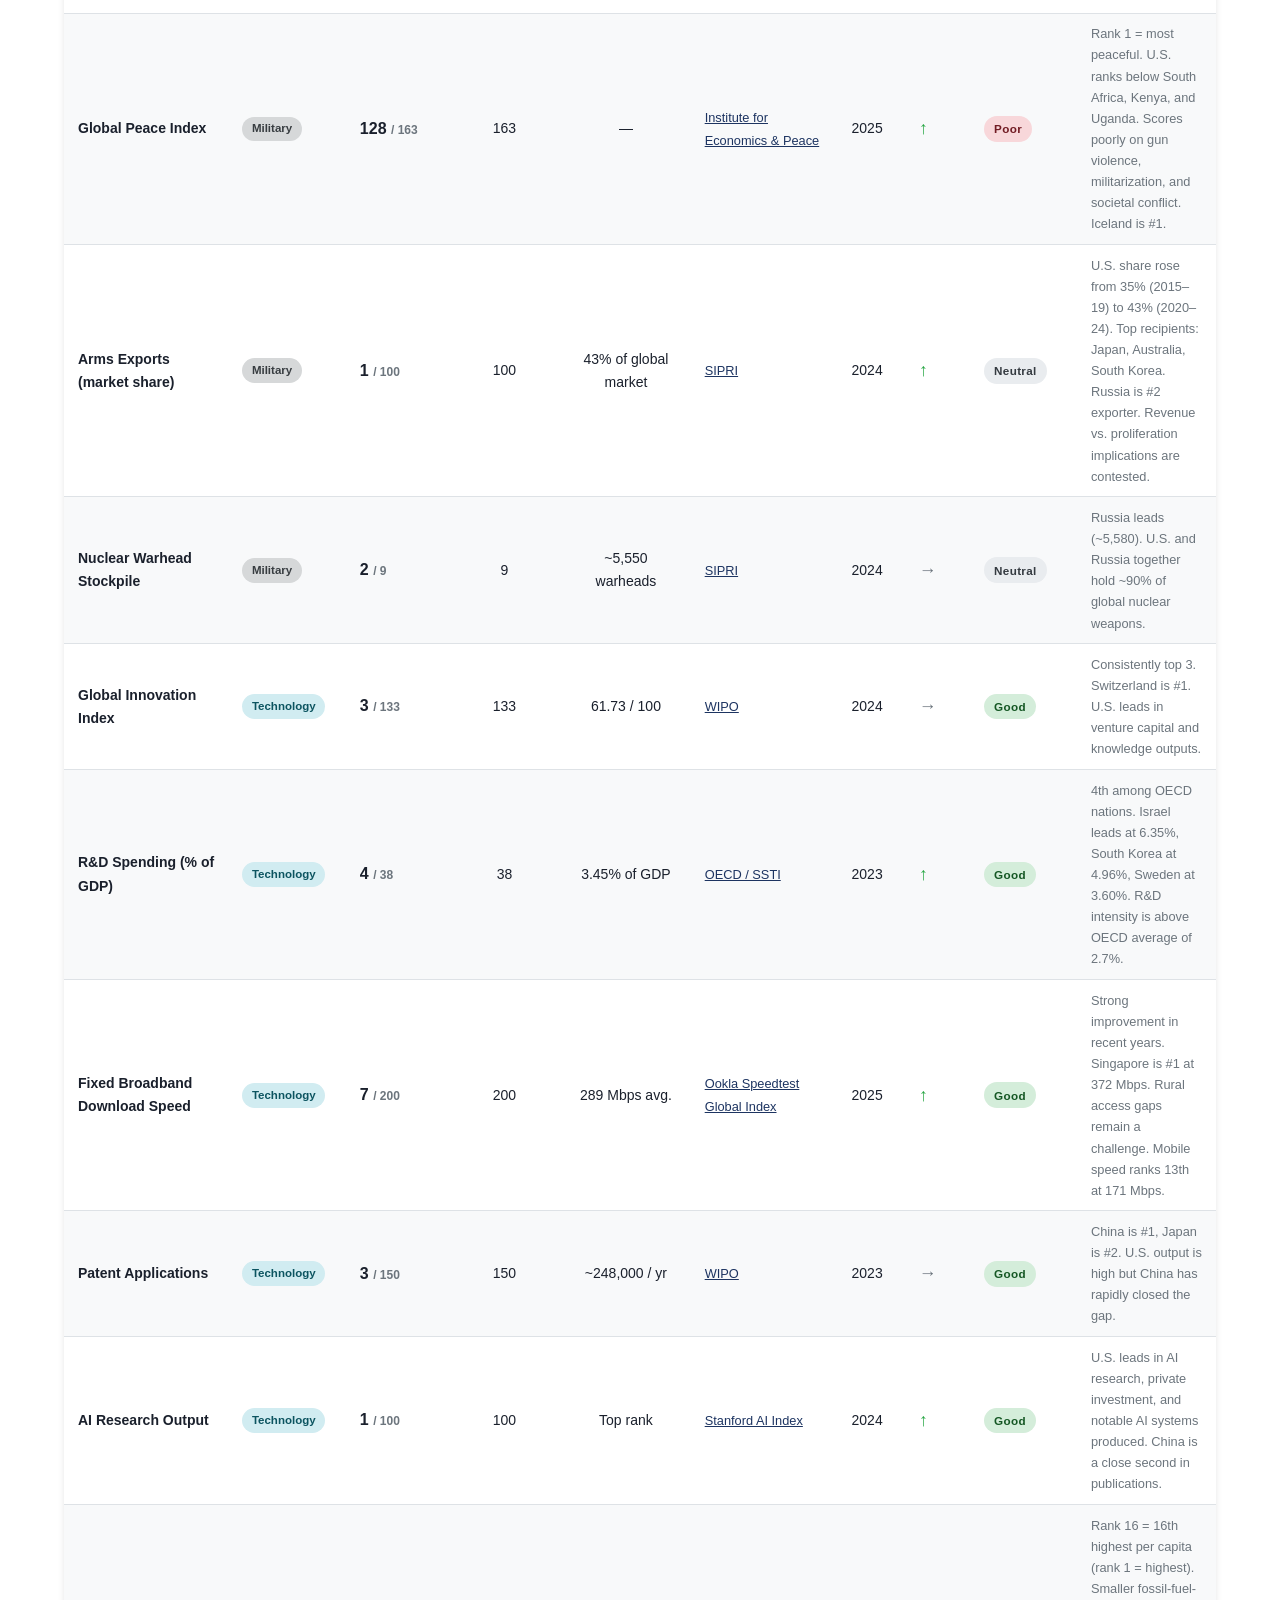
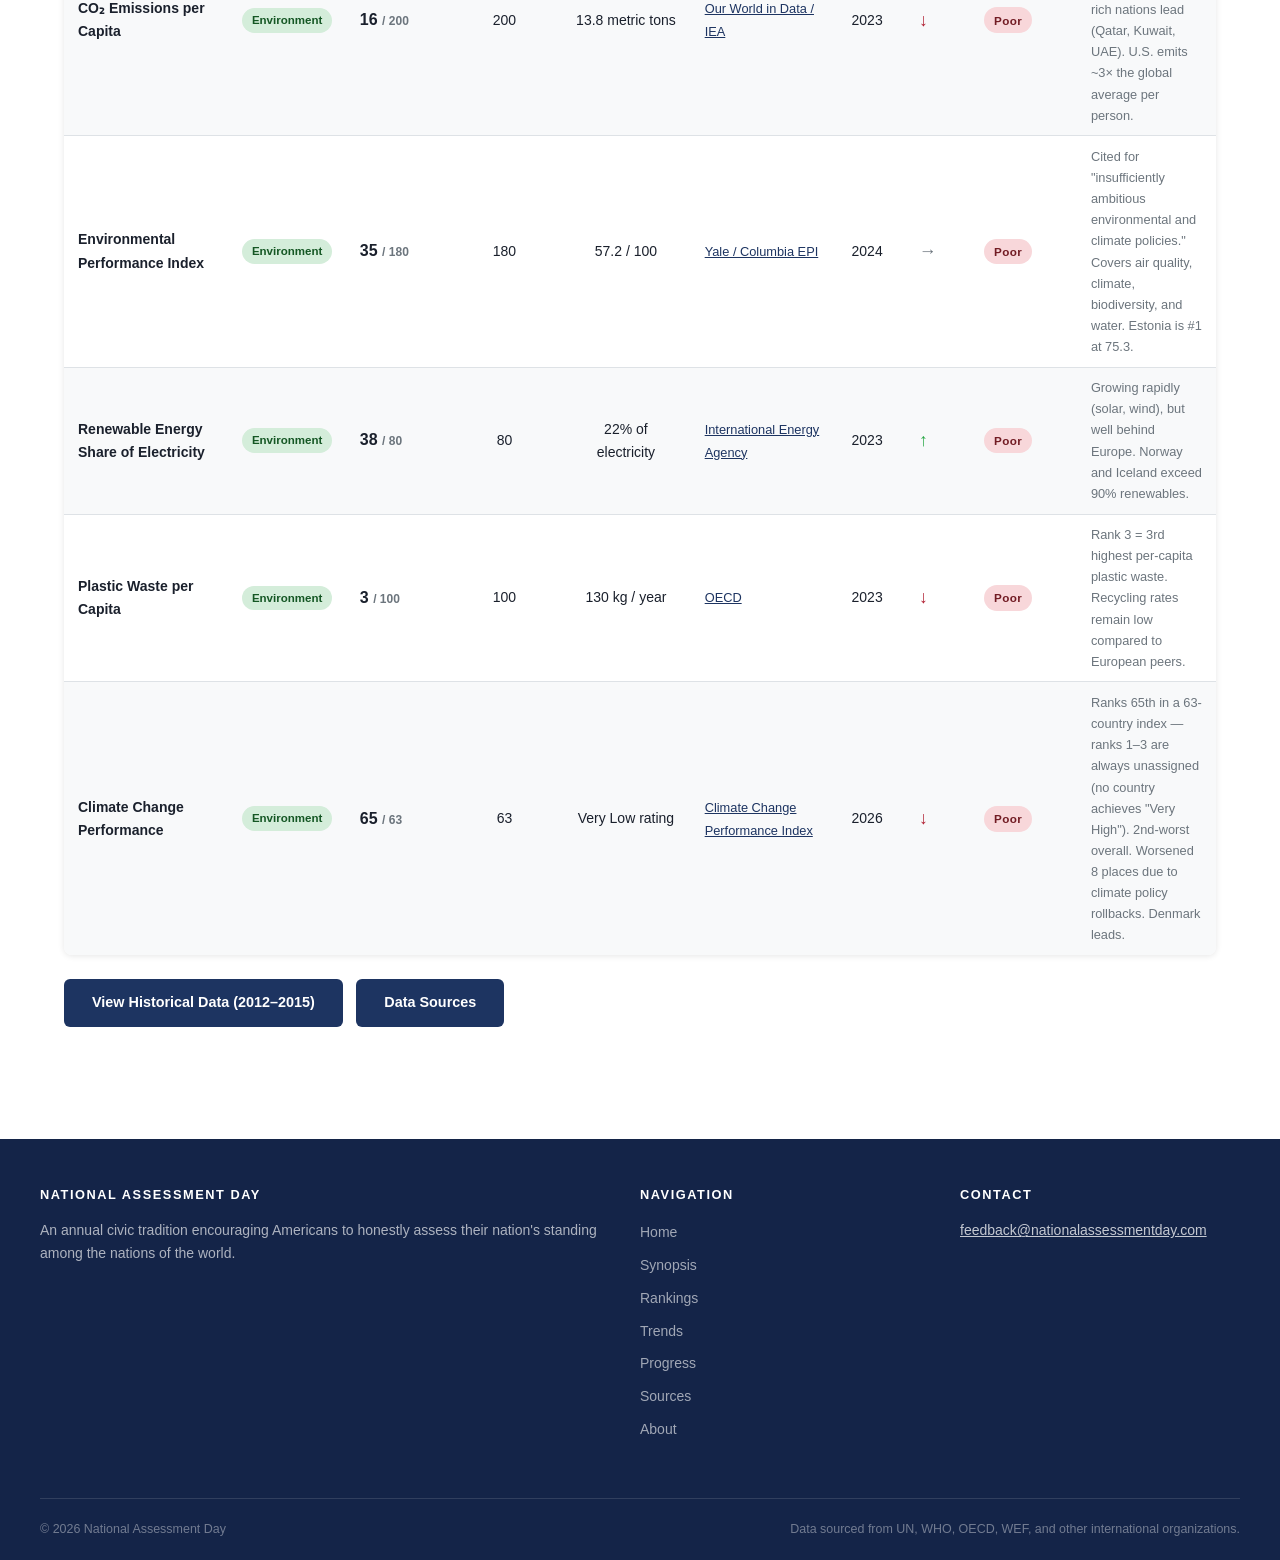
<file: ranks.html>
<!DOCTYPE html>
<html lang="en">
<head>
  <meta charset="UTF-8">
  <meta name="viewport" content="width=device-width, initial-scale=1.0">
  <title>Rankings | National Assessment Day</title>
  <meta name="description" content="U.S. international rankings across business, education, health, society, military, technology, and environment — updated annually.">
  <link rel="stylesheet" href="style.css">
  <style>
    /* Extra styles specific to the ranks page */
    .rank-num {
      font-weight: 700;
      font-size: 1rem;
    }
    .of-total {
      font-size: 0.75rem;
      color: var(--gray-600);
    }
    #ranksTable td:nth-child(4) { text-align: center; }
    #ranksTable td:nth-child(5) { text-align: center; }
    .notes-cell { font-size: 0.8rem; color: var(--gray-600); max-width: 220px; }
    .source-link { font-size: 0.8rem; }
    .hidden { display: none !important; }

    .data-note {
      background: #FFF8E1;
      border-left: 4px solid #F0AD00;
      padding: 0.75rem 1rem;
      font-size: 0.85rem;
      border-radius: 0 6px 6px 0;
      margin-bottom: 1.25rem;
    }
  </style>
</head>
<body>

<header>
  <div class="header-inner">
    <a href="index.html" class="logo">
      <span class="site-name">National Assessment Day</span>
      <span class="tagline">February 27 &bull; Annual U.S. Ranking Review</span>
    </a>
    <button class="menu-toggle" aria-label="Toggle navigation" aria-controls="main-nav">&#9776;</button>
    <nav id="main-nav">
      <ul>
        <li><a href="index.html">Home</a></li>
        <li><a href="synopsis.html">Synopsis</a></li>
        <li><a href="ranks.html" class="active">Rankings</a></li>
        <li><a href="trends.html">Trends</a></li>
        <li><a href="barriers.html">Progress</a></li>
        <li><a href="sources.html">Sources</a></li>
        <li><a href="about.html">About</a></li>
      </ul>
    </nav>
  </div>
</header>

<main>

  <div class="page-header">
    <h1>U.S. International Rankings</h1>
    <p class="page-desc">Click any column header to sort. Use the category buttons or search box to filter.</p>
  </div>

  <div class="data-note">
    <strong>Data note:</strong> Rankings reflect the most recent data available from each source.
    "Rank" is the U.S. position in the referenced study (1 = best-performing or highest-ranked;
    direction varies by metric — see Notes column). The <strong>Assessment</strong> column reflects our
    judgment of whether the U.S. position is favorable, middling, or a cause for concern.
    <a href="about.html#archive">Historical data (2012–2015)</a> is available in the archive.
  </div>

  <div class="legend">
    <span>Assessment key:</span>
    <span><span class="status status-good">Good</span> Top tier</span>
    <span><span class="status status-ok">OK</span> Middle of the pack</span>
    <span><span class="status status-poor">Poor</span> Concerning</span>
    <span><span class="status status-neutral">Neutral</span> Context-dependent</span>
    <span style="margin-left:auto;">Trend: <span class="trend-up">↑</span> improving &nbsp; <span class="trend-down">↓</span> declining &nbsp; <span class="trend-flat">→</span> stable</span>
  </div>

  <div class="filter-bar">
    <span class="filter-label">Category:</span>
    <button class="filter-btn active" data-cat="all">All</button>
    <button class="filter-btn" data-cat="Business">Business</button>
    <button class="filter-btn" data-cat="Education">Education</button>
    <button class="filter-btn" data-cat="Health">Health</button>
    <button class="filter-btn" data-cat="Society">Society</button>
    <button class="filter-btn" data-cat="Military">Military</button>
    <button class="filter-btn" data-cat="Technology">Technology</button>
    <button class="filter-btn" data-cat="Environment">Environment</button>
    <div class="search-wrap">
      <input type="search" id="searchBox" placeholder="Search measures…" aria-label="Search rankings">
    </div>
  </div>

  <div class="table-wrapper">
    <table id="ranksTable" aria-label="U.S. International Rankings">
      <thead>
        <tr>
          <th data-sort="text">Measure</th>
          <th data-sort="text">Category</th>
          <th data-sort="num" title="U.S. rank — 1 = top of list">U.S. Rank</th>
          <th data-sort="num"># Countries</th>
          <th data-sort="text">Score / Value</th>
          <th>Source</th>
          <th data-sort="num">Year</th>
          <th>Trend</th>
          <th>Assessment</th>
          <th class="notes-cell">Notes</th>
        </tr>
      </thead>
      <tbody>

        <!-- BUSINESS -->
        <tr data-cat="Business">
          <td>World Competitiveness Ranking (IMD)</td>
          <td><span class="cat cat-Business">Business</span></td>
          <td class="rank-num">12 <span class="of-total">/ 67</span></td>
          <td>67</td>
          <td>—</td>
          <td><a class="source-link" href="https://www.imd.org/centers/wcc/world-competitiveness-center/rankings/world-competitiveness-ranking/" target="_blank" rel="noopener">IMD World Competitiveness Center</a></td>
          <td>2024</td>
          <td><span class="trend-down" title="Declining">↓</span></td>
          <td><span class="status status-ok">OK</span></td>
          <td class="notes-cell">Note: WEF Global Competitiveness Report was discontinued in 2020. IMD is the benchmark alternative. US was WEF #1 in 2018; now 12th in IMD. Singapore leads in 2025 IMD.</td>
        </tr>

        <tr data-cat="Business">
          <td>Corruption Perceptions Index</td>
          <td><span class="cat cat-Business">Business</span></td>
          <td class="rank-num">28 <span class="of-total">/ 180</span></td>
          <td>180</td>
          <td>64 / 100</td>
          <td><a class="source-link" href="https://www.transparency.org/en/cpi/2024/index/usa" target="_blank" rel="noopener">Transparency International</a></td>
          <td>2024</td>
          <td><span class="trend-down" title="Declining">↓</span></td>
          <td><span class="status status-ok">OK</span></td>
          <td class="notes-cell">Rank 1 = least corrupt. Score of 64 is the lowest the US has ever recorded since 2012. Denmark is #1. Score was 76 in 2015.</td>
        </tr>

        <tr data-cat="Business">
          <td>Number of Billionaires</td>
          <td><span class="cat cat-Business">Business</span></td>
          <td class="rank-num">1 <span class="of-total">/ 200</span></td>
          <td>200</td>
          <td>~900 billionaires</td>
          <td><a class="source-link" href="https://www.forbes.com" target="_blank" rel="noopener">Forbes</a></td>
          <td>2025</td>
          <td><span class="trend-up" title="Increasing">↑</span></td>
          <td><span class="status status-neutral">Neutral</span></td>
          <td class="notes-cell">U.S. has nearly 4× more billionaires than China (#2). A sign of extreme wealth concentration at the top.</td>
        </tr>

        <tr data-cat="Business">
          <td>Ease of Doing Business</td>
          <td><span class="cat cat-Business">Business</span></td>
          <td class="rank-num">6 <span class="of-total">/ 190</span></td>
          <td>190</td>
          <td>84.0 / 100</td>
          <td><a class="source-link" href="https://www.worldbank.org" target="_blank" rel="noopener">World Bank</a></td>
          <td>2020</td>
          <td><span class="trend-flat">→</span></td>
          <td><span class="status status-good">Good</span></td>
          <td class="notes-cell">Index discontinued after 2020. New Zealand was #1. U.S. consistently strong in business environment.</td>
        </tr>

        <tr data-cat="Business">
          <td>Income Inequality (Gini Index)</td>
          <td><span class="cat cat-Business">Business</span></td>
          <td class="rank-num">2 <span class="of-total">/ 38</span></td>
          <td>38</td>
          <td>0.418 Gini</td>
          <td><a class="source-link" href="https://www.oecd.org/en/data/indicators/income-inequality.html" target="_blank" rel="noopener">OECD</a></td>
          <td>2023</td>
          <td><span class="trend-down">↓</span></td>
          <td><span class="status status-poor">Poor</span></td>
          <td class="notes-cell">Rank 1 = most unequal (Costa Rica is #1). US is the most unequal among wealthy democracies. Higher Gini = greater inequality.</td>
        </tr>

        <!-- EDUCATION -->
        <tr data-cat="Education">
          <td>PISA Math Literacy (age 15)</td>
          <td><span class="cat cat-Education">Education</span></td>
          <td class="rank-num">27 <span class="of-total">/ 90</span></td>
          <td>90</td>
          <td>463 points</td>
          <td><a class="source-link" href="https://www.visualcapitalist.com/worlds-best-countries-at-math-in-2026/" target="_blank" rel="noopener">OECD PISA 2025 (via Visual Capitalist)</a></td>
          <td>2025</td>
          <td><span class="trend-down">↓</span></td>
          <td><span class="status status-poor">Poor</span></td>
          <td class="notes-cell">Exactly the OECD average of 463 (down from 26th, 465 pts in 2022). OECD math scores fell 22 pts from 2015 to 2025. China is #1 at 612, Singapore #2 at 563. Results published Sept 2026.</td>
        </tr>

        <tr data-cat="Education">
          <td>PISA Reading Literacy (age 15)</td>
          <td><span class="cat cat-Education">Education</span></td>
          <td class="rank-num">12 <span class="of-total">/ 40</span></td>
          <td>40</td>
          <td>490 points</td>
          <td><a class="source-link" href="https://www.visualcapitalist.com/ranked-the-best-countries-at-reading-in-2026/" target="_blank" rel="noopener">OECD PISA 2025 (via Visual Capitalist)</a></td>
          <td>2025</td>
          <td><span class="trend-down">↓</span></td>
          <td><span class="status status-good">Good</span></td>
          <td class="notes-cell">Tied with Canada; 29 pts above OECD average of 461. Down from 6th (504 pts) in 2022. Rank is among the 40 systems Visual Capitalist listed. Singapore is #1 at 535. Results published Sept 2026.</td>
        </tr>

        <tr data-cat="Education">
          <td>PISA Science Literacy (age 15)</td>
          <td><span class="cat cat-Education">Education</span></td>
          <td class="rank-num">13 <span class="of-total">/ 91</span></td>
          <td>91</td>
          <td>502 points</td>
          <td><a class="source-link" href="https://www.visualcapitalist.com/ranked-the-worlds-best-countries-at-science-in-2026/" target="_blank" rel="noopener">OECD PISA 2025 (via Visual Capitalist)</a></td>
          <td>2025</td>
          <td><span class="trend-down">↓</span></td>
          <td><span class="status status-ok">OK</span></td>
          <td class="notes-cell">20 pts above OECD average of 482. Score up from 499 in 2022, but rank slipped from 10th. China is #1 at 597, Singapore #2 at 560. Results published Sept 2026.</td>
        </tr>

        <tr data-cat="Education">
          <td>High School Graduation Rate</td>
          <td><span class="cat cat-Education">Education</span></td>
          <td class="rank-num">22 <span class="of-total">/ 38</span></td>
          <td>38</td>
          <td>87%</td>
          <td><a class="source-link" href="https://www.oecd.org" target="_blank" rel="noopener">OECD</a></td>
          <td>2023</td>
          <td><span class="trend-up">↑</span></td>
          <td><span class="status status-ok">OK</span></td>
          <td class="notes-cell">Has improved but below OECD average. Most European nations exceed 90%.</td>
        </tr>

        <tr data-cat="Education">
          <td>Tertiary Education Attainment (adults)</td>
          <td><span class="cat cat-Education">Education</span></td>
          <td class="rank-num">4 <span class="of-total">/ 38</span></td>
          <td>38</td>
          <td>50% of adults</td>
          <td><a class="source-link" href="https://www.oecd.org" target="_blank" rel="noopener">OECD</a></td>
          <td>2023</td>
          <td><span class="trend-up">↑</span></td>
          <td><span class="status status-good">Good</span></td>
          <td class="notes-cell">U.S. leads in college attainment. Canada is #1; however, U.S. college costs are by far the highest globally.</td>
        </tr>

        <tr data-cat="Education">
          <td>Nobel Laureates (cumulative)</td>
          <td><span class="cat cat-Education">Education</span></td>
          <td class="rank-num">1 <span class="of-total">/ 200</span></td>
          <td>200</td>
          <td>423 awards</td>
          <td><a class="source-link" href="https://en.wikipedia.org/wiki/List_of_Nobel_laureates_by_country" target="_blank" rel="noopener">Nobel Prize.org / Wikipedia</a></td>
          <td>2024</td>
          <td><span class="trend-up">↑</span></td>
          <td><span class="status status-good">Good</span></td>
          <td class="notes-cell">U.S. leads by a wide margin (through 2024). United Kingdom is #2 with ~130. Reflects the strength of U.S. research universities in attracting global talent.</td>
        </tr>

        <!-- HEALTH -->
        <tr data-cat="Health">
          <td>Human Development Index</td>
          <td><span class="cat cat-Health">Health</span></td>
          <td class="rank-num">20 <span class="of-total">/ 193</span></td>
          <td>193</td>
          <td>0.927</td>
          <td><a class="source-link" href="https://hdr.undp.org" target="_blank" rel="noopener">United Nations (UNDP)</a></td>
          <td>2023</td>
          <td><span class="trend-down">↓</span></td>
          <td><span class="status status-ok">OK</span></td>
          <td class="notes-cell">A composite of income, education, and life expectancy. U.S. was #4 in 2011; now #20. Switzerland is #1.</td>
        </tr>

        <tr data-cat="Health">
          <td>Life Expectancy at Birth</td>
          <td><span class="cat cat-Health">Health</span></td>
          <td class="rank-num">46 <span class="of-total">/ 193</span></td>
          <td>193</td>
          <td>79.0 years</td>
          <td><a class="source-link" href="https://www.healthsystemtracker.org/chart-collection/u-s-life-expectancy-compare-countries/" target="_blank" rel="noopener">Peterson-KFF / WHO</a></td>
          <td>2024</td>
          <td><span class="trend-up">↑</span></td>
          <td><span class="status status-poor">Poor</span></td>
          <td class="notes-cell">Rebounded slightly (79.0 in 2024) but still far behind peers — comparable countries average 82.7 yrs. Japan leads at 84.3 yrs.</td>
        </tr>

        <tr data-cat="Health">
          <td>Infant Mortality Rate</td>
          <td><span class="cat cat-Health">Health</span></td>
          <td class="rank-num">32 <span class="of-total">/ 38</span></td>
          <td>38</td>
          <td>5.6 per 1,000 births</td>
          <td><a class="source-link" href="https://www.americashealthrankings.org/publications/reports/2025-annual-report/international-comparison" target="_blank" rel="noopener">America's Health Rankings / OECD</a></td>
          <td>2023</td>
          <td><span class="trend-flat">→</span></td>
          <td><span class="status status-poor">Poor</span></td>
          <td class="notes-cell">Rank 32 of 38 OECD = among worst. Rank 1 = lowest infant mortality. OECD average is 4.2; US at 5.6 despite highest healthcare spending.</td>
        </tr>

        <tr data-cat="Health">
          <td>Maternal Mortality Rate</td>
          <td><span class="cat cat-Health">Health</span></td>
          <td class="rank-num">38 <span class="of-total">/ 38</span></td>
          <td>38</td>
          <td>18.6 per 100,000</td>
          <td><a class="source-link" href="https://www.commonwealthfund.org/publications/issue-briefs/2024/jun/insights-us-maternal-mortality-crisis-international-comparison" target="_blank" rel="noopener">Commonwealth Fund / WHO</a></td>
          <td>2023</td>
          <td><span class="trend-up">↑</span></td>
          <td><span class="status status-poor">Poor</span></td>
          <td class="notes-cell">Rank 38 of 38 = worst in OECD. Rate improved from 22.3 in 2022 but remains highest among wealthy nations. Most peers are below 5 per 100,000.</td>
        </tr>

        <tr data-cat="Health">
          <td>Obesity — Adult Prevalence</td>
          <td><span class="cat cat-Health">Health</span></td>
          <td class="rank-num">1 <span class="of-total">/ 38</span></td>
          <td>38</td>
          <td>42.8% of adults</td>
          <td><a class="source-link" href="https://www.oecd.org/en/publications/2023/11/health-at-a-glance-2023_e04f8239/full-report/overweight-and-obesity_590d3909.html" target="_blank" rel="noopener">OECD Health at a Glance</a></td>
          <td>2023</td>
          <td><span class="trend-down">↓</span></td>
          <td><span class="status status-poor">Poor</span></td>
          <td class="notes-cell">Rank 1 = most obese in OECD. 42.8% of US adults are obese vs. OECD average of 25.7%. Driving diabetes, heart disease, and lower life expectancy.</td>
        </tr>

        <tr data-cat="Health">
          <td>Healthcare Spending (% of GDP)</td>
          <td><span class="cat cat-Health">Health</span></td>
          <td class="rank-num">1 <span class="of-total">/ 38</span></td>
          <td>38</td>
          <td>17.6% of GDP</td>
          <td><a class="source-link" href="https://www.healthsystemtracker.org/chart-collection/health-spending-u-s-compare-countries/" target="_blank" rel="noopener">Peterson-KFF / OECD</a></td>
          <td>2023</td>
          <td><span class="trend-down">↓</span></td>
          <td><span class="status status-neutral">Neutral</span></td>
          <td class="notes-cell">U.S. spends ~2× the OECD average per capita yet ranks poorly on outcomes. OECD average is ~9.7%. Germany is #2 at 12.7%.</td>
        </tr>

        <tr data-cat="Health">
          <td>Drug Overdose Deaths</td>
          <td><span class="cat cat-Health">Health</span></td>
          <td class="rank-num">1 <span class="of-total">/ 38</span></td>
          <td>38</td>
          <td>32 per 100,000</td>
          <td><a class="source-link" href="https://www.cdc.gov" target="_blank" rel="noopener">CDC / OECD</a></td>
          <td>2023</td>
          <td><span class="trend-down">↓</span></td>
          <td><span class="status status-poor">Poor</span></td>
          <td class="notes-cell">Rank 1 = highest rate. The opioid / fentanyl crisis is the primary driver. No peer nation is close.</td>
        </tr>

        <tr data-cat="Health">
          <td>Diabetes Prevalence</td>
          <td><span class="cat cat-Health">Health</span></td>
          <td class="rank-num">15 <span class="of-total">/ 193</span></td>
          <td>193</td>
          <td>10.7% of population</td>
          <td><a class="source-link" href="https://idf.org" target="_blank" rel="noopener">International Diabetes Federation</a></td>
          <td>2023</td>
          <td><span class="trend-down">↓</span></td>
          <td><span class="status status-poor">Poor</span></td>
          <td class="notes-cell">High among developed nations. Linked to obesity epidemic and sedentary lifestyles.</td>
        </tr>

        <tr data-cat="Health">
          <td>Preventable Deaths Rate</td>
          <td><span class="cat cat-Health">Health</span></td>
          <td class="rank-num">38 <span class="of-total">/ 38</span></td>
          <td>38</td>
          <td>190 per 100,000</td>
          <td><a class="source-link" href="https://www.commonwealthfund.org" target="_blank" rel="noopener">Commonwealth Fund</a></td>
          <td>2023</td>
          <td><span class="trend-down">↓</span></td>
          <td><span class="status status-poor">Poor</span></td>
          <td class="notes-cell">Rank 38 = worst in OECD. Deaths that could be avoided with timely and effective health care.</td>
        </tr>

        <!-- SOCIETY -->
        <tr data-cat="Society">
          <td>Incarceration Rate</td>
          <td><span class="cat cat-Society">Society</span></td>
          <td class="rank-num">4 <span class="of-total">/ 200</span></td>
          <td>200</td>
          <td>608 per 100,000</td>
          <td><a class="source-link" href="https://www.prisonpolicy.org/global/2024.html" target="_blank" rel="noopener">Prison Policy Initiative / World Prison Brief</a></td>
          <td>2024</td>
          <td><span class="trend-up">↑</span></td>
          <td><span class="status status-poor">Poor</span></td>
          <td class="notes-cell">Rank 4 globally — El Salvador (#1, 1,086), Cuba (#2, 637), and Rwanda (#3, 637) rank higher. Still ~5× the rate of Germany or France. Down from a peak of 750+ in 2008.</td>
        </tr>

        <tr data-cat="Society">
          <td>Gun Deaths per Capita</td>
          <td><span class="cat cat-Society">Society</span></td>
          <td class="rank-num">1 <span class="of-total">/ 38</span></td>
          <td>38</td>
          <td>12 per 100,000</td>
          <td><a class="source-link" href="https://www.who.int" target="_blank" rel="noopener">WHO / OECD</a></td>
          <td>2023</td>
          <td><span class="trend-down">↓</span></td>
          <td><span class="status status-poor">Poor</span></td>
          <td class="notes-cell">Rank 1 = highest in OECD by a large margin. Nearest OECD peer is Chile at ~3.7 per 100,000.</td>
        </tr>

        <tr data-cat="Society">
          <td>Homicide Rate</td>
          <td><span class="cat cat-Society">Society</span></td>
          <td class="rank-num">1 <span class="of-total">/ 38</span></td>
          <td>38</td>
          <td>6.9 per 100,000</td>
          <td><a class="source-link" href="https://www.unodc.org" target="_blank" rel="noopener">UNODC</a></td>
          <td>2023</td>
          <td><span class="trend-flat">→</span></td>
          <td><span class="status status-poor">Poor</span></td>
          <td class="notes-cell">Highest homicide rate among OECD nations. Japan is #1 (best) at 0.2 per 100,000.</td>
        </tr>

        <tr data-cat="Society">
          <td>Happiness Index</td>
          <td><span class="cat cat-Society">Society</span></td>
          <td class="rank-num">24 <span class="of-total">/ 147</span></td>
          <td>147</td>
          <td>—</td>
          <td><a class="source-link" href="https://worldhappiness.report" target="_blank" rel="noopener">UN World Happiness Report</a></td>
          <td>2025</td>
          <td><span class="trend-down">↓</span></td>
          <td><span class="status status-ok">OK</span></td>
          <td class="notes-cell">Lowest-ever US ranking. Researchers cite political polarization and declining social trust among young Americans. Finland is #1.</td>
        </tr>

        <tr data-cat="Society">
          <td>Press Freedom Index</td>
          <td><span class="cat cat-Society">Society</span></td>
          <td class="rank-num">64 <span class="of-total">/ 180</span></td>
          <td>180</td>
          <td>62.61 / 100</td>
          <td><a class="source-link" href="https://rsf.org" target="_blank" rel="noopener">Reporters Without Borders</a></td>
          <td>2026</td>
          <td><span class="trend-down">↓</span></td>
          <td><span class="status status-ok">OK</span></td>
          <td class="notes-cell">Lowest-ever US ranking, down 7 places from 57th in 2025 (US was 17th when the index began in 2002). RSF cites executive-branch pressure, legal threats against outlets, and hundreds of attacks on journalists. Norway is #1.</td>
        </tr>

        <tr data-cat="Society">
          <td>Democracy Index</td>
          <td><span class="cat cat-Society">Society</span></td>
          <td class="rank-num">28 <span class="of-total">/ 167</span></td>
          <td>167</td>
          <td>7.85 / 10</td>
          <td><a class="source-link" href="https://www.eiu.com" target="_blank" rel="noopener">Economist Intelligence Unit</a></td>
          <td>2024</td>
          <td><span class="trend-flat">→</span></td>
          <td><span class="status status-ok">OK</span></td>
          <td class="notes-cell">Classified as "Flawed Democracy" since 2016. Score unchanged from 2023. High on electoral process (9.17) but low on political culture (6.25). Norway is #1.</td>
        </tr>

        <tr data-cat="Society">
          <td>Gender Gap Index</td>
          <td><span class="cat cat-Society">Society</span></td>
          <td class="rank-num">43 <span class="of-total">/ 146</span></td>
          <td>146</td>
          <td>0.748 / 1.0</td>
          <td><a class="source-link" href="https://www.weforum.org" target="_blank" rel="noopener">World Economic Forum</a></td>
          <td>2024</td>
          <td><span class="trend-flat">→</span></td>
          <td><span class="status status-ok">OK</span></td>
          <td class="notes-cell">Measures parity in economic, education, health, and political opportunity. Iceland is #1 at 0.935.</td>
        </tr>

        <tr data-cat="Society">
          <td>Poverty Rate</td>
          <td><span class="cat cat-Society">Society</span></td>
          <td class="rank-num">37 <span class="of-total">/ 38</span></td>
          <td>38</td>
          <td>~18%</td>
          <td><a class="source-link" href="https://www.oecd.org/en/data/indicators/poverty-rate.html" target="_blank" rel="noopener">OECD</a></td>
          <td>2023</td>
          <td><span class="trend-flat">→</span></td>
          <td><span class="status status-poor">Poor</span></td>
          <td class="notes-cell">Rank 37 of 38 = 2nd highest poverty in OECD (only Costa Rica is higher). OECD measure = share below 50% of median income. Czech Republic has the lowest at ~5.5%.</td>
        </tr>

        <!-- MILITARY -->
        <tr data-cat="Military">
          <td>Military Expenditure</td>
          <td><span class="cat cat-Military">Military</span></td>
          <td class="rank-num">1 <span class="of-total">/ 170</span></td>
          <td>170</td>
          <td>$997 billion</td>
          <td><a class="source-link" href="https://www.sipri.org/media/press-release/2025/unprecedented-rise-global-military-expenditure-european-and-middle-east-spending-surges" target="_blank" rel="noopener">SIPRI</a></td>
          <td>2024</td>
          <td><span class="trend-up">↑</span></td>
          <td><span class="status status-neutral">Neutral</span></td>
          <td class="notes-cell">U.S. accounts for ~37% of global military spending — more than the next 8 countries combined. China is #2 at ~$311B. Whether this level is appropriate is debated.</td>
        </tr>

        <tr data-cat="Military">
          <td>Global Peace Index</td>
          <td><span class="cat cat-Military">Military</span></td>
          <td class="rank-num">128 <span class="of-total">/ 163</span></td>
          <td>163</td>
          <td>—</td>
          <td><a class="source-link" href="https://www.economicsandpeace.org/global-peace-index/" target="_blank" rel="noopener">Institute for Economics &amp; Peace</a></td>
          <td>2025</td>
          <td><span class="trend-up">↑</span></td>
          <td><span class="status status-poor">Poor</span></td>
          <td class="notes-cell">Rank 1 = most peaceful. U.S. ranks below South Africa, Kenya, and Uganda. Scores poorly on gun violence, militarization, and societal conflict. Iceland is #1.</td>
        </tr>

        <tr data-cat="Military">
          <td>Arms Exports (market share)</td>
          <td><span class="cat cat-Military">Military</span></td>
          <td class="rank-num">1 <span class="of-total">/ 100</span></td>
          <td>100</td>
          <td>43% of global market</td>
          <td><a class="source-link" href="https://www.sipri.org/publications/2025/sipri-fact-sheets/trends-international-arms-transfers-2024" target="_blank" rel="noopener">SIPRI</a></td>
          <td>2024</td>
          <td><span class="trend-up">↑</span></td>
          <td><span class="status status-neutral">Neutral</span></td>
          <td class="notes-cell">U.S. share rose from 35% (2015–19) to 43% (2020–24). Top recipients: Japan, Australia, South Korea. Russia is #2 exporter. Revenue vs. proliferation implications are contested.</td>
        </tr>

        <tr data-cat="Military">
          <td>Nuclear Warhead Stockpile</td>
          <td><span class="cat cat-Military">Military</span></td>
          <td class="rank-num">2 <span class="of-total">/ 9</span></td>
          <td>9</td>
          <td>~5,550 warheads</td>
          <td><a class="source-link" href="https://www.sipri.org" target="_blank" rel="noopener">SIPRI</a></td>
          <td>2024</td>
          <td><span class="trend-flat">→</span></td>
          <td><span class="status status-neutral">Neutral</span></td>
          <td class="notes-cell">Russia leads (~5,580). U.S. and Russia together hold ~90% of global nuclear weapons.</td>
        </tr>

        <!-- TECHNOLOGY -->
        <tr data-cat="Technology">
          <td>Global Innovation Index</td>
          <td><span class="cat cat-Technology">Technology</span></td>
          <td class="rank-num">3 <span class="of-total">/ 133</span></td>
          <td>133</td>
          <td>61.73 / 100</td>
          <td><a class="source-link" href="https://www.wipo.int" target="_blank" rel="noopener">WIPO</a></td>
          <td>2024</td>
          <td><span class="trend-flat">→</span></td>
          <td><span class="status status-good">Good</span></td>
          <td class="notes-cell">Consistently top 3. Switzerland is #1. U.S. leads in venture capital and knowledge outputs.</td>
        </tr>

        <tr data-cat="Technology">
          <td>R&amp;D Spending (% of GDP)</td>
          <td><span class="cat cat-Technology">Technology</span></td>
          <td class="rank-num">4 <span class="of-total">/ 38</span></td>
          <td>38</td>
          <td>3.45% of GDP</td>
          <td><a class="source-link" href="https://ssti.org/blog/useful-stats-international-comparison-rd-expenditures" target="_blank" rel="noopener">OECD / SSTI</a></td>
          <td>2023</td>
          <td><span class="trend-up">↑</span></td>
          <td><span class="status status-good">Good</span></td>
          <td class="notes-cell">4th among OECD nations. Israel leads at 6.35%, South Korea at 4.96%, Sweden at 3.60%. R&amp;D intensity is above OECD average of 2.7%.</td>
        </tr>

        <tr data-cat="Technology">
          <td>Fixed Broadband Download Speed</td>
          <td><span class="cat cat-Technology">Technology</span></td>
          <td class="rank-num">7 <span class="of-total">/ 200</span></td>
          <td>200</td>
          <td>289 Mbps avg.</td>
          <td><a class="source-link" href="https://www.ookla.com" target="_blank" rel="noopener">Ookla Speedtest Global Index</a></td>
          <td>2025</td>
          <td><span class="trend-up">↑</span></td>
          <td><span class="status status-good">Good</span></td>
          <td class="notes-cell">Strong improvement in recent years. Singapore is #1 at 372 Mbps. Rural access gaps remain a challenge. Mobile speed ranks 13th at 171 Mbps.</td>
        </tr>

        <tr data-cat="Technology">
          <td>Patent Applications</td>
          <td><span class="cat cat-Technology">Technology</span></td>
          <td class="rank-num">3 <span class="of-total">/ 150</span></td>
          <td>150</td>
          <td>~248,000 / yr</td>
          <td><a class="source-link" href="https://www.wipo.int" target="_blank" rel="noopener">WIPO</a></td>
          <td>2023</td>
          <td><span class="trend-flat">→</span></td>
          <td><span class="status status-good">Good</span></td>
          <td class="notes-cell">China is #1, Japan is #2. U.S. output is high but China has rapidly closed the gap.</td>
        </tr>

        <tr data-cat="Technology">
          <td>AI Research Output</td>
          <td><span class="cat cat-Technology">Technology</span></td>
          <td class="rank-num">1 <span class="of-total">/ 100</span></td>
          <td>100</td>
          <td>Top rank</td>
          <td><a class="source-link" href="https://www.stanford.edu/ai-index" target="_blank" rel="noopener">Stanford AI Index</a></td>
          <td>2024</td>
          <td><span class="trend-up">↑</span></td>
          <td><span class="status status-good">Good</span></td>
          <td class="notes-cell">U.S. leads in AI research, private investment, and notable AI systems produced. China is a close second in publications.</td>
        </tr>

        <!-- ENVIRONMENT -->
        <tr data-cat="Environment">
          <td>CO₂ Emissions per Capita</td>
          <td><span class="cat cat-Environment">Environment</span></td>
          <td class="rank-num">16 <span class="of-total">/ 200</span></td>
          <td>200</td>
          <td>13.8 metric tons</td>
          <td><a class="source-link" href="https://ourworldindata.org/co2/country/united-states" target="_blank" rel="noopener">Our World in Data / IEA</a></td>
          <td>2023</td>
          <td><span class="trend-down">↓</span></td>
          <td><span class="status status-poor">Poor</span></td>
          <td class="notes-cell">Rank 16 = 16th highest per capita (rank 1 = highest). Smaller fossil-fuel-rich nations lead (Qatar, Kuwait, UAE). U.S. emits ~3× the global average per person.</td>
        </tr>

        <tr data-cat="Environment">
          <td>Environmental Performance Index</td>
          <td><span class="cat cat-Environment">Environment</span></td>
          <td class="rank-num">35 <span class="of-total">/ 180</span></td>
          <td>180</td>
          <td>57.2 / 100</td>
          <td><a class="source-link" href="https://epi.yale.edu/country/2024/USA" target="_blank" rel="noopener">Yale / Columbia EPI</a></td>
          <td>2024</td>
          <td><span class="trend-flat">→</span></td>
          <td><span class="status status-poor">Poor</span></td>
          <td class="notes-cell">Cited for "insufficiently ambitious environmental and climate policies." Covers air quality, climate, biodiversity, and water. Estonia is #1 at 75.3.</td>
        </tr>

        <tr data-cat="Environment">
          <td>Renewable Energy Share of Electricity</td>
          <td><span class="cat cat-Environment">Environment</span></td>
          <td class="rank-num">38 <span class="of-total">/ 80</span></td>
          <td>80</td>
          <td>22% of electricity</td>
          <td><a class="source-link" href="https://www.iea.org" target="_blank" rel="noopener">International Energy Agency</a></td>
          <td>2023</td>
          <td><span class="trend-up">↑</span></td>
          <td><span class="status status-poor">Poor</span></td>
          <td class="notes-cell">Growing rapidly (solar, wind), but well behind Europe. Norway and Iceland exceed 90% renewables.</td>
        </tr>

        <tr data-cat="Environment">
          <td>Plastic Waste per Capita</td>
          <td><span class="cat cat-Environment">Environment</span></td>
          <td class="rank-num">3 <span class="of-total">/ 100</span></td>
          <td>100</td>
          <td>130 kg / year</td>
          <td><a class="source-link" href="https://www.oecd.org" target="_blank" rel="noopener">OECD</a></td>
          <td>2023</td>
          <td><span class="trend-down">↓</span></td>
          <td><span class="status status-poor">Poor</span></td>
          <td class="notes-cell">Rank 3 = 3rd highest per-capita plastic waste. Recycling rates remain low compared to European peers.</td>
        </tr>

        <tr data-cat="Environment">
          <td>Climate Change Performance</td>
          <td><span class="cat cat-Environment">Environment</span></td>
          <td class="rank-num">65 <span class="of-total">/ 63</span></td>
          <td>63</td>
          <td>Very Low rating</td>
          <td><a class="source-link" href="https://ccpi.org/country/usa/" target="_blank" rel="noopener">Climate Change Performance Index</a></td>
          <td>2026</td>
          <td><span class="trend-down">↓</span></td>
          <td><span class="status status-poor">Poor</span></td>
          <td class="notes-cell">Ranks 65th in a 63-country index — ranks 1–3 are always unassigned (no country achieves "Very High"). 2nd-worst overall. Worsened 8 places due to climate policy rollbacks. Denmark leads.</td>
        </tr>

      </tbody>
    </table>
  </div>

  <p style="margin-top:1.5rem;">
    <a href="about.html#archive" class="btn btn-secondary">View Historical Data (2012–2015)</a>
    &nbsp;
    <a href="sources.html" class="btn btn-secondary">Data Sources</a>
  </p>

</main>

<footer>
  <div class="footer-inner">
    <div>
      <h4>National Assessment Day</h4>
      <p>An annual civic tradition encouraging Americans to honestly assess their nation's standing among the nations of the world.</p>
    </div>
    <div>
      <h4>Navigation</h4>
      <ul>
        <li><a href="index.html">Home</a></li>
        <li><a href="synopsis.html">Synopsis</a></li>
        <li><a href="ranks.html">Rankings</a></li>
        <li><a href="trends.html">Trends</a></li>
        <li><a href="barriers.html">Progress</a></li>
        <li><a href="sources.html">Sources</a></li>
        <li><a href="about.html">About</a></li>
      </ul>
    </div>
    <div>
      <h4>Contact</h4>
      <p><a href="mailto:feedback@nationalassessmentday.com" style="color:rgba(255,255,255,0.75);">feedback@nationalassessmentday.com</a></p>
    </div>
  </div>
  <div class="footer-bottom">
    <span>&copy; 2026 National Assessment Day</span>
    <span>Data sourced from UN, WHO, OECD, WEF, and other international organizations.</span>
  </div>
</footer>

<script>
  // Mobile menu
  document.querySelector('.menu-toggle').addEventListener('click', function() {
    document.getElementById('main-nav').classList.toggle('open');
  });

  // Category filter
  const filterBtns = document.querySelectorAll('.filter-btn');
  const rows = document.querySelectorAll('#ranksTable tbody tr');

  filterBtns.forEach(function(btn) {
    btn.addEventListener('click', function() {
      const cat = this.dataset.cat;
      filterBtns.forEach(function(b) { b.classList.remove('active'); });
      this.classList.add('active');
      applyFilters();
    });
  });

  // Search
  document.getElementById('searchBox').addEventListener('input', applyFilters);

  function applyFilters() {
    const activeCat = document.querySelector('.filter-btn.active').dataset.cat;
    const term = document.getElementById('searchBox').value.toLowerCase().trim();

    rows.forEach(function(row) {
      const catMatch = activeCat === 'all' || row.dataset.cat === activeCat;
      const textMatch = !term || row.textContent.toLowerCase().includes(term);
      row.classList.toggle('hidden', !(catMatch && textMatch));
    });
  }

  // Table sort
  const table = document.getElementById('ranksTable');
  const headers = table.querySelectorAll('thead th[data-sort]');

  headers.forEach(function(header, colIndex) {
    header.style.cursor = 'pointer';
    header.addEventListener('click', function() {
      const isAsc = !this.classList.contains('sort-asc');
      headers.forEach(function(h) { h.classList.remove('sort-asc', 'sort-desc'); });
      this.classList.add(isAsc ? 'sort-asc' : 'sort-desc');

      const colIdx = Array.from(this.parentNode.children).indexOf(this);
      const tbody = table.querySelector('tbody');
      const rowsArr = Array.from(tbody.querySelectorAll('tr'));
      const sortType = this.dataset.sort;

      rowsArr.sort(function(a, b) {
        const aCell = a.cells[colIdx];
        const bCell = b.cells[colIdx];
        if (!aCell || !bCell) return 0;

        let aVal = aCell.textContent.replace(/\s+/g, ' ').trim();
        let bVal = bCell.textContent.replace(/\s+/g, ' ').trim();

        if (sortType === 'num') {
          // Extract leading number
          const aNum = parseFloat(aVal);
          const bNum = parseFloat(bVal);
          if (!isNaN(aNum) && !isNaN(bNum)) {
            return isAsc ? aNum - bNum : bNum - aNum;
          }
        }
        return isAsc ? aVal.localeCompare(bVal) : bVal.localeCompare(aVal);
      });

      rowsArr.forEach(function(row) { tbody.appendChild(row); });
    });
  });

  // Handle ?cat= URL parameter to pre-filter
  const params = new URLSearchParams(window.location.search);
  const catParam = params.get('cat');
  if (catParam) {
    const btn = document.querySelector('.filter-btn[data-cat="' + catParam + '"]');
    if (btn) {
      document.querySelector('.filter-btn.active').classList.remove('active');
      btn.classList.add('active');
      applyFilters();
    }
  }
</script>

</body>
</html>
</file>
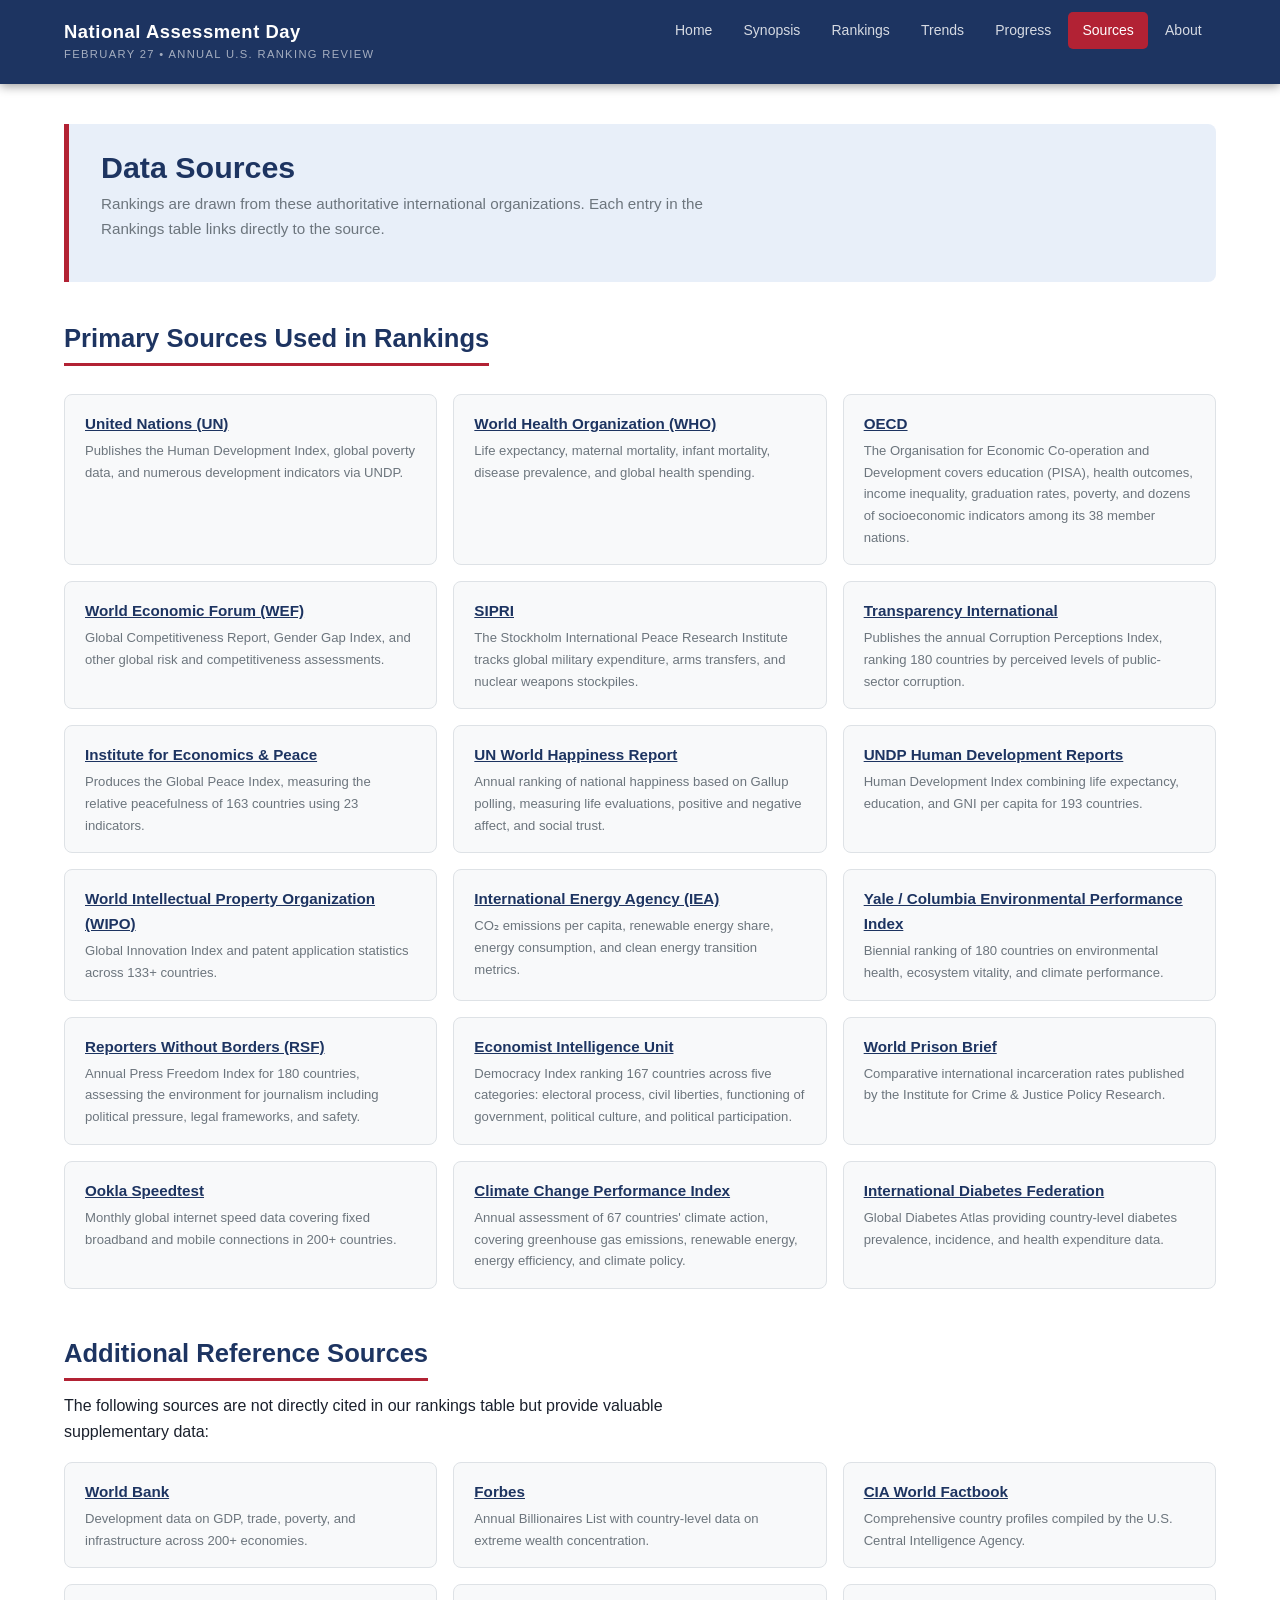
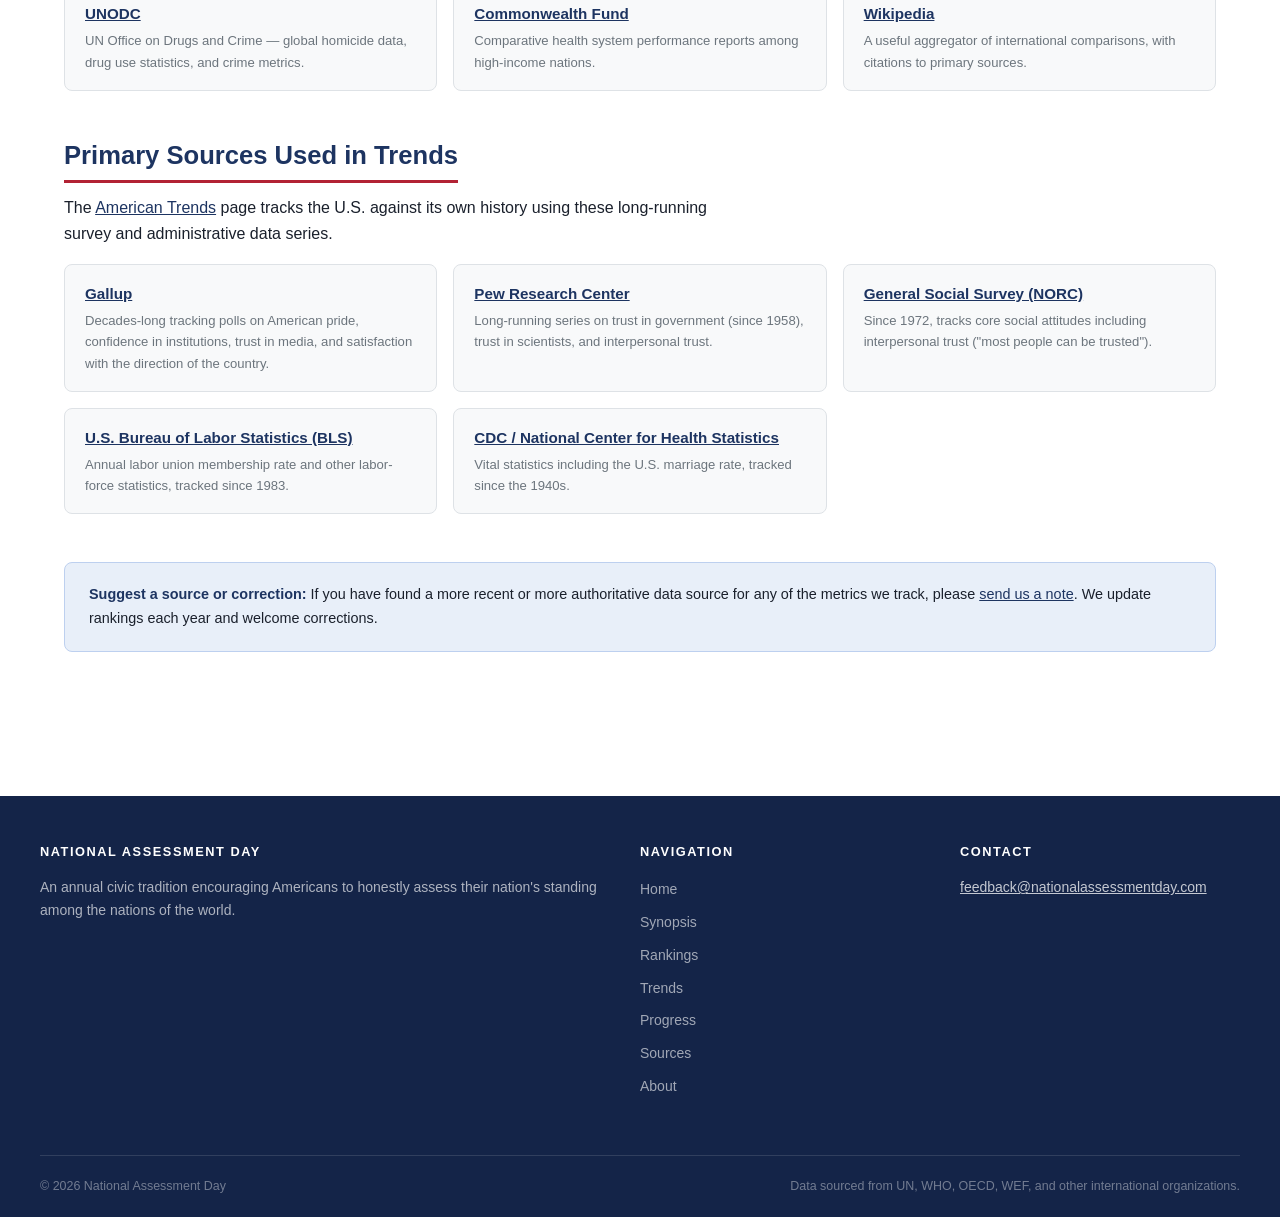
<file: sources.html>
<!DOCTYPE html>
<html lang="en">
<head>
  <meta charset="UTF-8">
  <meta name="viewport" content="width=device-width, initial-scale=1.0">
  <title>Sources | National Assessment Day</title>
  <meta name="description" content="The authoritative international organizations whose data and rankings are used on National Assessment Day.">
  <link rel="stylesheet" href="style.css">
</head>
<body>

<header>
  <div class="header-inner">
    <a href="index.html" class="logo">
      <span class="site-name">National Assessment Day</span>
      <span class="tagline">February 27 &bull; Annual U.S. Ranking Review</span>
    </a>
    <button class="menu-toggle" aria-label="Toggle navigation" aria-controls="main-nav">&#9776;</button>
    <nav id="main-nav">
      <ul>
        <li><a href="index.html">Home</a></li>
        <li><a href="synopsis.html">Synopsis</a></li>
        <li><a href="ranks.html">Rankings</a></li>
        <li><a href="trends.html">Trends</a></li>
        <li><a href="barriers.html">Progress</a></li>
        <li><a href="sources.html" class="active">Sources</a></li>
        <li><a href="about.html">About</a></li>
      </ul>
    </nav>
  </div>
</header>

<main>

  <div class="page-header">
    <h1>Data Sources</h1>
    <p class="page-desc">Rankings are drawn from these authoritative international organizations. Each entry in the Rankings table links directly to the source.</p>
  </div>

  <section class="section">
    <h2>Primary Sources Used in Rankings</h2>
    <div class="source-list">

      <div class="source-item">
        <a href="https://www.un.org" target="_blank" rel="noopener">United Nations (UN)</a>
        <p>Publishes the Human Development Index, global poverty data, and numerous development indicators via UNDP.</p>
      </div>

      <div class="source-item">
        <a href="https://www.who.int" target="_blank" rel="noopener">World Health Organization (WHO)</a>
        <p>Life expectancy, maternal mortality, infant mortality, disease prevalence, and global health spending.</p>
      </div>

      <div class="source-item">
        <a href="https://www.oecd.org" target="_blank" rel="noopener">OECD</a>
        <p>The Organisation for Economic Co-operation and Development covers education (PISA), health outcomes, income inequality, graduation rates, poverty, and dozens of socioeconomic indicators among its 38 member nations.</p>
      </div>

      <div class="source-item">
        <a href="https://www.weforum.org" target="_blank" rel="noopener">World Economic Forum (WEF)</a>
        <p>Global Competitiveness Report, Gender Gap Index, and other global risk and competitiveness assessments.</p>
      </div>

      <div class="source-item">
        <a href="https://www.sipri.org" target="_blank" rel="noopener">SIPRI</a>
        <p>The Stockholm International Peace Research Institute tracks global military expenditure, arms transfers, and nuclear weapons stockpiles.</p>
      </div>

      <div class="source-item">
        <a href="https://www.transparency.org" target="_blank" rel="noopener">Transparency International</a>
        <p>Publishes the annual Corruption Perceptions Index, ranking 180 countries by perceived levels of public-sector corruption.</p>
      </div>

      <div class="source-item">
        <a href="https://www.visionofhumanity.org" target="_blank" rel="noopener">Institute for Economics &amp; Peace</a>
        <p>Produces the Global Peace Index, measuring the relative peacefulness of 163 countries using 23 indicators.</p>
      </div>

      <div class="source-item">
        <a href="https://worldhappiness.report" target="_blank" rel="noopener">UN World Happiness Report</a>
        <p>Annual ranking of national happiness based on Gallup polling, measuring life evaluations, positive and negative affect, and social trust.</p>
      </div>

      <div class="source-item">
        <a href="https://hdr.undp.org" target="_blank" rel="noopener">UNDP Human Development Reports</a>
        <p>Human Development Index combining life expectancy, education, and GNI per capita for 193 countries.</p>
      </div>

      <div class="source-item">
        <a href="https://www.wipo.int" target="_blank" rel="noopener">World Intellectual Property Organization (WIPO)</a>
        <p>Global Innovation Index and patent application statistics across 133+ countries.</p>
      </div>

      <div class="source-item">
        <a href="https://www.iea.org" target="_blank" rel="noopener">International Energy Agency (IEA)</a>
        <p>CO₂ emissions per capita, renewable energy share, energy consumption, and clean energy transition metrics.</p>
      </div>

      <div class="source-item">
        <a href="https://epi.yale.edu" target="_blank" rel="noopener">Yale / Columbia Environmental Performance Index</a>
        <p>Biennial ranking of 180 countries on environmental health, ecosystem vitality, and climate performance.</p>
      </div>

      <div class="source-item">
        <a href="https://rsf.org" target="_blank" rel="noopener">Reporters Without Borders (RSF)</a>
        <p>Annual Press Freedom Index for 180 countries, assessing the environment for journalism including political pressure, legal frameworks, and safety.</p>
      </div>

      <div class="source-item">
        <a href="https://www.eiu.com" target="_blank" rel="noopener">Economist Intelligence Unit</a>
        <p>Democracy Index ranking 167 countries across five categories: electoral process, civil liberties, functioning of government, political culture, and political participation.</p>
      </div>

      <div class="source-item">
        <a href="https://www.prisonstudies.org" target="_blank" rel="noopener">World Prison Brief</a>
        <p>Comparative international incarceration rates published by the Institute for Crime &amp; Justice Policy Research.</p>
      </div>

      <div class="source-item">
        <a href="https://www.ookla.com" target="_blank" rel="noopener">Ookla Speedtest</a>
        <p>Monthly global internet speed data covering fixed broadband and mobile connections in 200+ countries.</p>
      </div>

      <div class="source-item">
        <a href="https://ccpi.org" target="_blank" rel="noopener">Climate Change Performance Index</a>
        <p>Annual assessment of 67 countries' climate action, covering greenhouse gas emissions, renewable energy, energy efficiency, and climate policy.</p>
      </div>

      <div class="source-item">
        <a href="https://idf.org" target="_blank" rel="noopener">International Diabetes Federation</a>
        <p>Global Diabetes Atlas providing country-level diabetes prevalence, incidence, and health expenditure data.</p>
      </div>

    </div>
  </section>

  <section class="section">
    <h2>Additional Reference Sources</h2>
    <p>The following sources are not directly cited in our rankings table but provide valuable supplementary data:</p>
    <div class="source-list">

      <div class="source-item">
        <a href="https://www.worldbank.org" target="_blank" rel="noopener">World Bank</a>
        <p>Development data on GDP, trade, poverty, and infrastructure across 200+ economies.</p>
      </div>

      <div class="source-item">
        <a href="https://www.forbes.com" target="_blank" rel="noopener">Forbes</a>
        <p>Annual Billionaires List with country-level data on extreme wealth concentration.</p>
      </div>

      <div class="source-item">
        <a href="https://www.cia.gov/the-world-factbook/" target="_blank" rel="noopener">CIA World Factbook</a>
        <p>Comprehensive country profiles compiled by the U.S. Central Intelligence Agency.</p>
      </div>

      <div class="source-item">
        <a href="https://www.unodc.org" target="_blank" rel="noopener">UNODC</a>
        <p>UN Office on Drugs and Crime — global homicide data, drug use statistics, and crime metrics.</p>
      </div>

      <div class="source-item">
        <a href="https://www.commonwealthfund.org" target="_blank" rel="noopener">Commonwealth Fund</a>
        <p>Comparative health system performance reports among high-income nations.</p>
      </div>

      <div class="source-item">
        <a href="https://en.wikipedia.org" target="_blank" rel="noopener">Wikipedia</a>
        <p>A useful aggregator of international comparisons, with citations to primary sources.</p>
      </div>

    </div>
  </section>

  <section class="section">
    <h2>Primary Sources Used in Trends</h2>
    <p>The <a href="trends.html">American Trends</a> page tracks the U.S. against its own history using these long-running survey and administrative data series.</p>
    <div class="source-list">

      <div class="source-item">
        <a href="https://www.gallup.com" target="_blank" rel="noopener">Gallup</a>
        <p>Decades-long tracking polls on American pride, confidence in institutions, trust in media, and satisfaction with the direction of the country.</p>
      </div>

      <div class="source-item">
        <a href="https://www.pewresearch.org" target="_blank" rel="noopener">Pew Research Center</a>
        <p>Long-running series on trust in government (since 1958), trust in scientists, and interpersonal trust.</p>
      </div>

      <div class="source-item">
        <a href="https://gss.norc.org" target="_blank" rel="noopener">General Social Survey (NORC)</a>
        <p>Since 1972, tracks core social attitudes including interpersonal trust ("most people can be trusted").</p>
      </div>

      <div class="source-item">
        <a href="https://www.bls.gov" target="_blank" rel="noopener">U.S. Bureau of Labor Statistics (BLS)</a>
        <p>Annual labor union membership rate and other labor-force statistics, tracked since 1983.</p>
      </div>

      <div class="source-item">
        <a href="https://www.cdc.gov/nchs" target="_blank" rel="noopener">CDC / National Center for Health Statistics</a>
        <p>Vital statistics including the U.S. marriage rate, tracked since the 1940s.</p>
      </div>

    </div>
  </section>

  <section class="section">
    <div class="info-box">
      <strong>Suggest a source or correction:</strong> If you have found a more recent or more
      authoritative data source for any of the metrics we track, please
      <a href="mailto:feedback@nationalassessmentday.com">send us a note</a>. We update rankings
      each year and welcome corrections.
    </div>
  </section>

</main>

<footer>
  <div class="footer-inner">
    <div>
      <h4>National Assessment Day</h4>
      <p>An annual civic tradition encouraging Americans to honestly assess their nation's standing among the nations of the world.</p>
    </div>
    <div>
      <h4>Navigation</h4>
      <ul>
        <li><a href="index.html">Home</a></li>
        <li><a href="synopsis.html">Synopsis</a></li>
        <li><a href="ranks.html">Rankings</a></li>
        <li><a href="trends.html">Trends</a></li>
        <li><a href="barriers.html">Progress</a></li>
        <li><a href="sources.html">Sources</a></li>
        <li><a href="about.html">About</a></li>
      </ul>
    </div>
    <div>
      <h4>Contact</h4>
      <p><a href="mailto:feedback@nationalassessmentday.com" style="color:rgba(255,255,255,0.75);">feedback@nationalassessmentday.com</a></p>
    </div>
  </div>
  <div class="footer-bottom">
    <span>&copy; 2026 National Assessment Day</span>
    <span>Data sourced from UN, WHO, OECD, WEF, and other international organizations.</span>
  </div>
</footer>

<script>
  document.querySelector('.menu-toggle').addEventListener('click', function() {
    document.getElementById('main-nav').classList.toggle('open');
  });
</script>

</body>
</html>
</file>
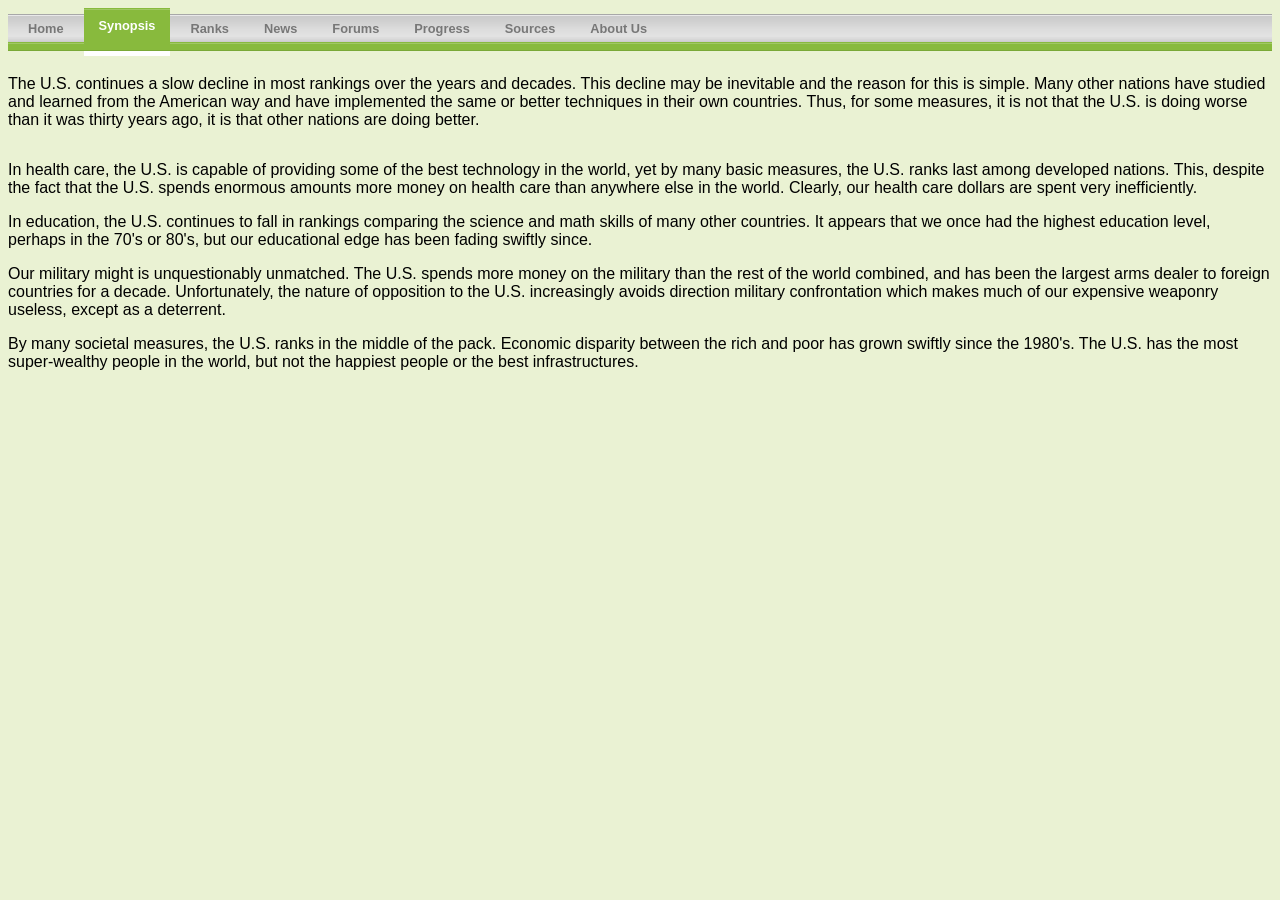
<file: syn.html>
﻿<!DOCTYPE HTML PUBLIC "-//W3C//DTD HTML 4.0 Transitional//EN">
<html>

<HTML><HEAD>
<META content="text/html; charset=utf-8" http-equiv=Content-Type>
<META name=GENERATOR content="MSHTML 9.00.8112.16437">
<script type="text/javascript">

  var _gaq = _gaq || [];
  _gaq.push(['_setAccount', 'UA-27702918-1']);
  _gaq.push(['_trackPageview']);

  (function() {
    var ga = document.createElement('script'); ga.type = 'text/javascript'; ga.async = true;
    ga.src = ('https:' == document.location.protocol ? 'https://ssl' : 'http://www') + '.google-analytics.com/ga.js';
    var s = document.getElementsByTagName('script')[0]; s.parentNode.insertBefore(ga, s);
  })();

</script></HEAD>
<head>

<link rel="stylesheet" href="menu_style.css" type="text/css" media="screen" />
</head>

<body id="body">

<ul id="menu">
<li><a href="default.htm" title="Home">Home</a></li>
<li><a href="syn.html" title="Synopsis" class="current">Synopsis</a></li>
<li><a href="ranks2015.html" title="Ranks">Ranks</a></li>
<li><a href="http://rankingamerica.wordpress.com/" target="_blank" title="News">News</a></li>
<li><a href="http://groups.google.com/group/national-assessment-day" target="_blank" title="Forums">Forums</a></li>
<li><a href="barriers.html" title="Progress">Progress</a></li>
<li><a href="sources.html" title="Sources">Sources</a></li>
<li><a href="about.html" title="About Us">About Us</a></li>
</ul>
<div style="display:inline-block">
<p>
The U.S. continues a slow decline in most rankings over the years and decades.  This decline may be inevitable and the reason for this is simple.  Many other nations
have studied and learned from the American way and have implemented the same or better techniques in their own countries.  Thus, for some measures, it is not that
the U.S. is doing worse than it was thirty years ago, it is that other nations are doing better.
</p>
</div>
<p>In health care, the U.S. is capable of providing some of the best technology in the world, yet by many basic measures, the U.S. ranks last among developed nations.  This,
despite the fact that the U.S. spends enormous amounts more money on health care than anywhere else in the world.  Clearly, our health care dollars are spent very inefficiently.
</p>
<p>In education, the U.S. continues to fall in rankings comparing the science and math skills of many other countries.  It appears that we once had the highest education level, perhaps in the 70's or 80's, but our educational edge has been fading swiftly since.
</p>
<p>Our military might is unquestionably unmatched.  The U.S. spends more money on the military than the rest of the world combined, and has been the largest arms dealer to foreign countries for a decade.  Unfortunately, the nature of opposition to the U.S. increasingly avoids direction military confrontation which makes much of our expensive weaponry useless, except as a deterrent.
</p>
<p>By many societal measures, the U.S. ranks in the middle of the pack.  Economic disparity between the rich and poor has grown swiftly since the 1980's.  The U.S. has the most super-wealthy people in the world, but not the happiest people or the best infrastructures.
</p>

</body>
<div id="footer">
<script type="text/javascript"><!--
google_ad_client = "ca-pub-1755038863534617";
/* HorizontalAd */
google_ad_slot = "4898538767";
google_ad_width = 728;
google_ad_height = 90;
//-->
</script>
<script type="text/javascript"
src="http://pagead2.googlesyndication.com/pagead/show_ads.js">
</script>
</div>
</html>
</file>
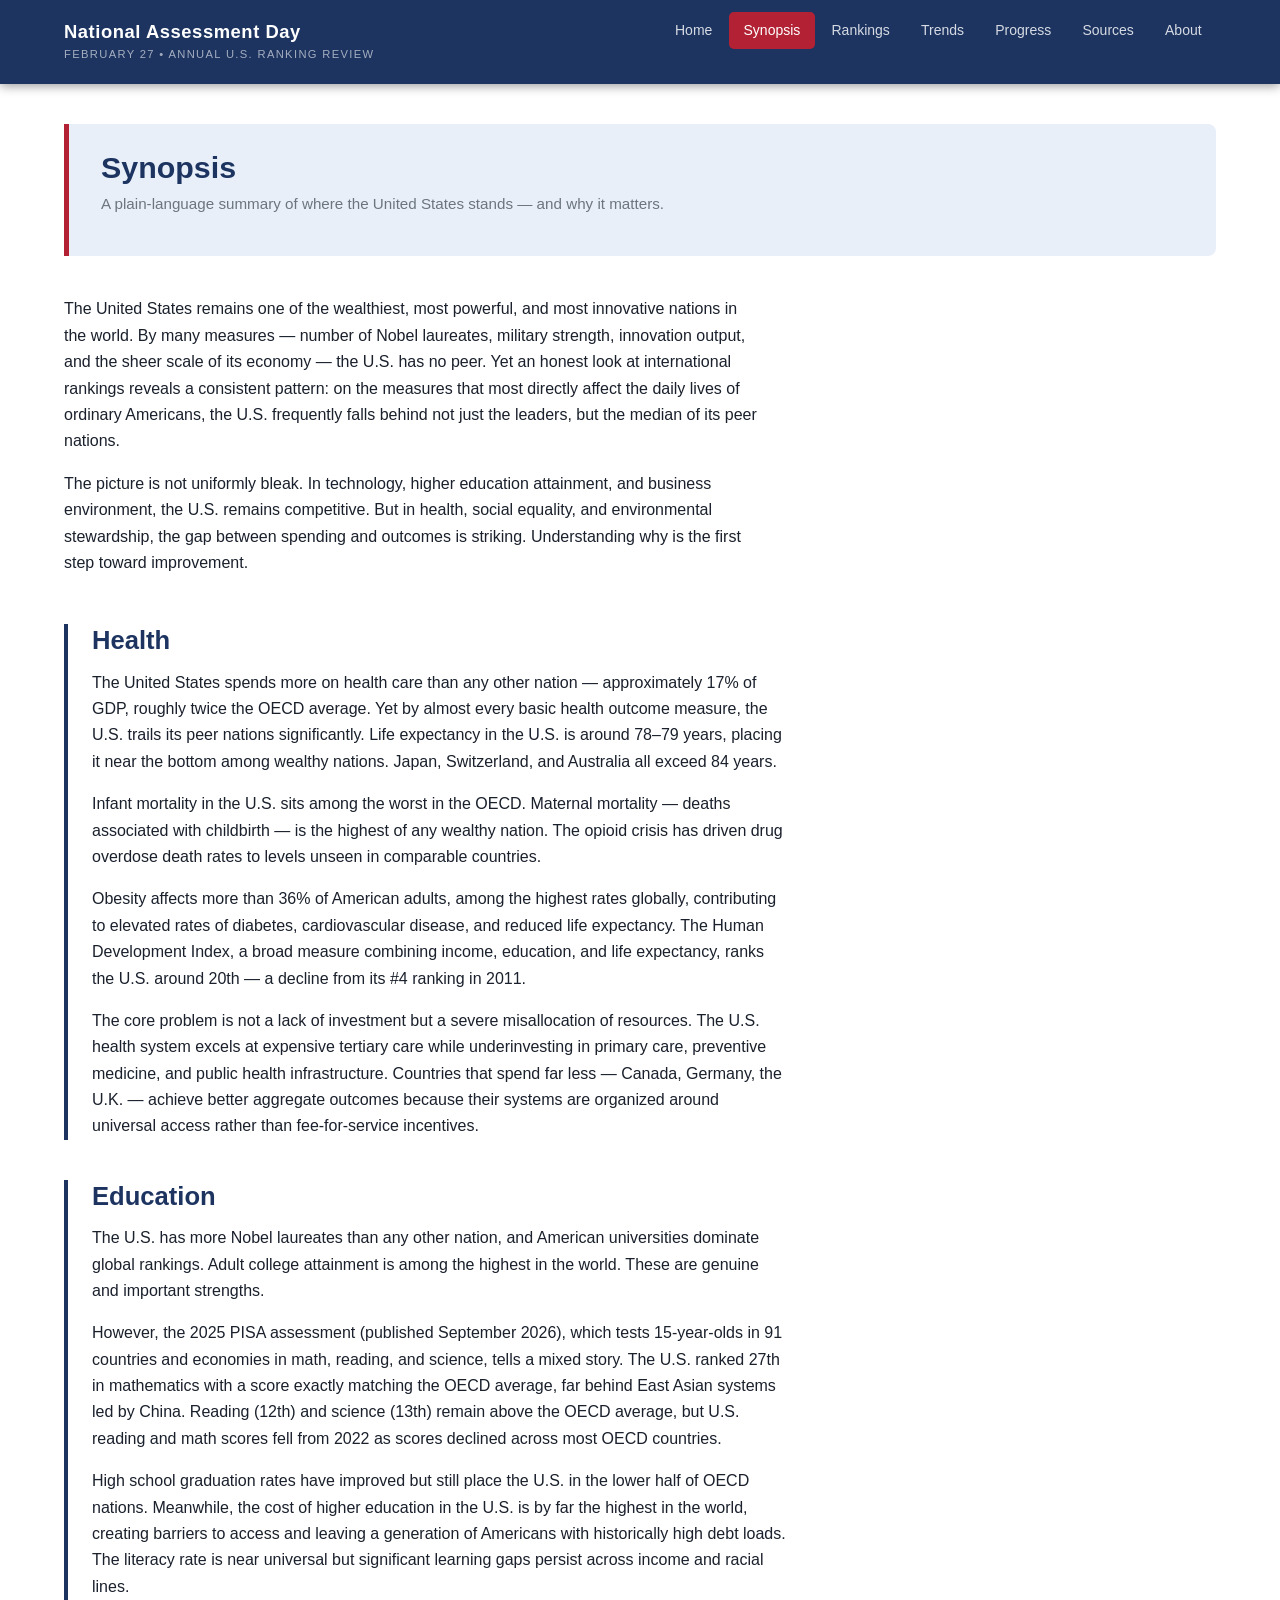
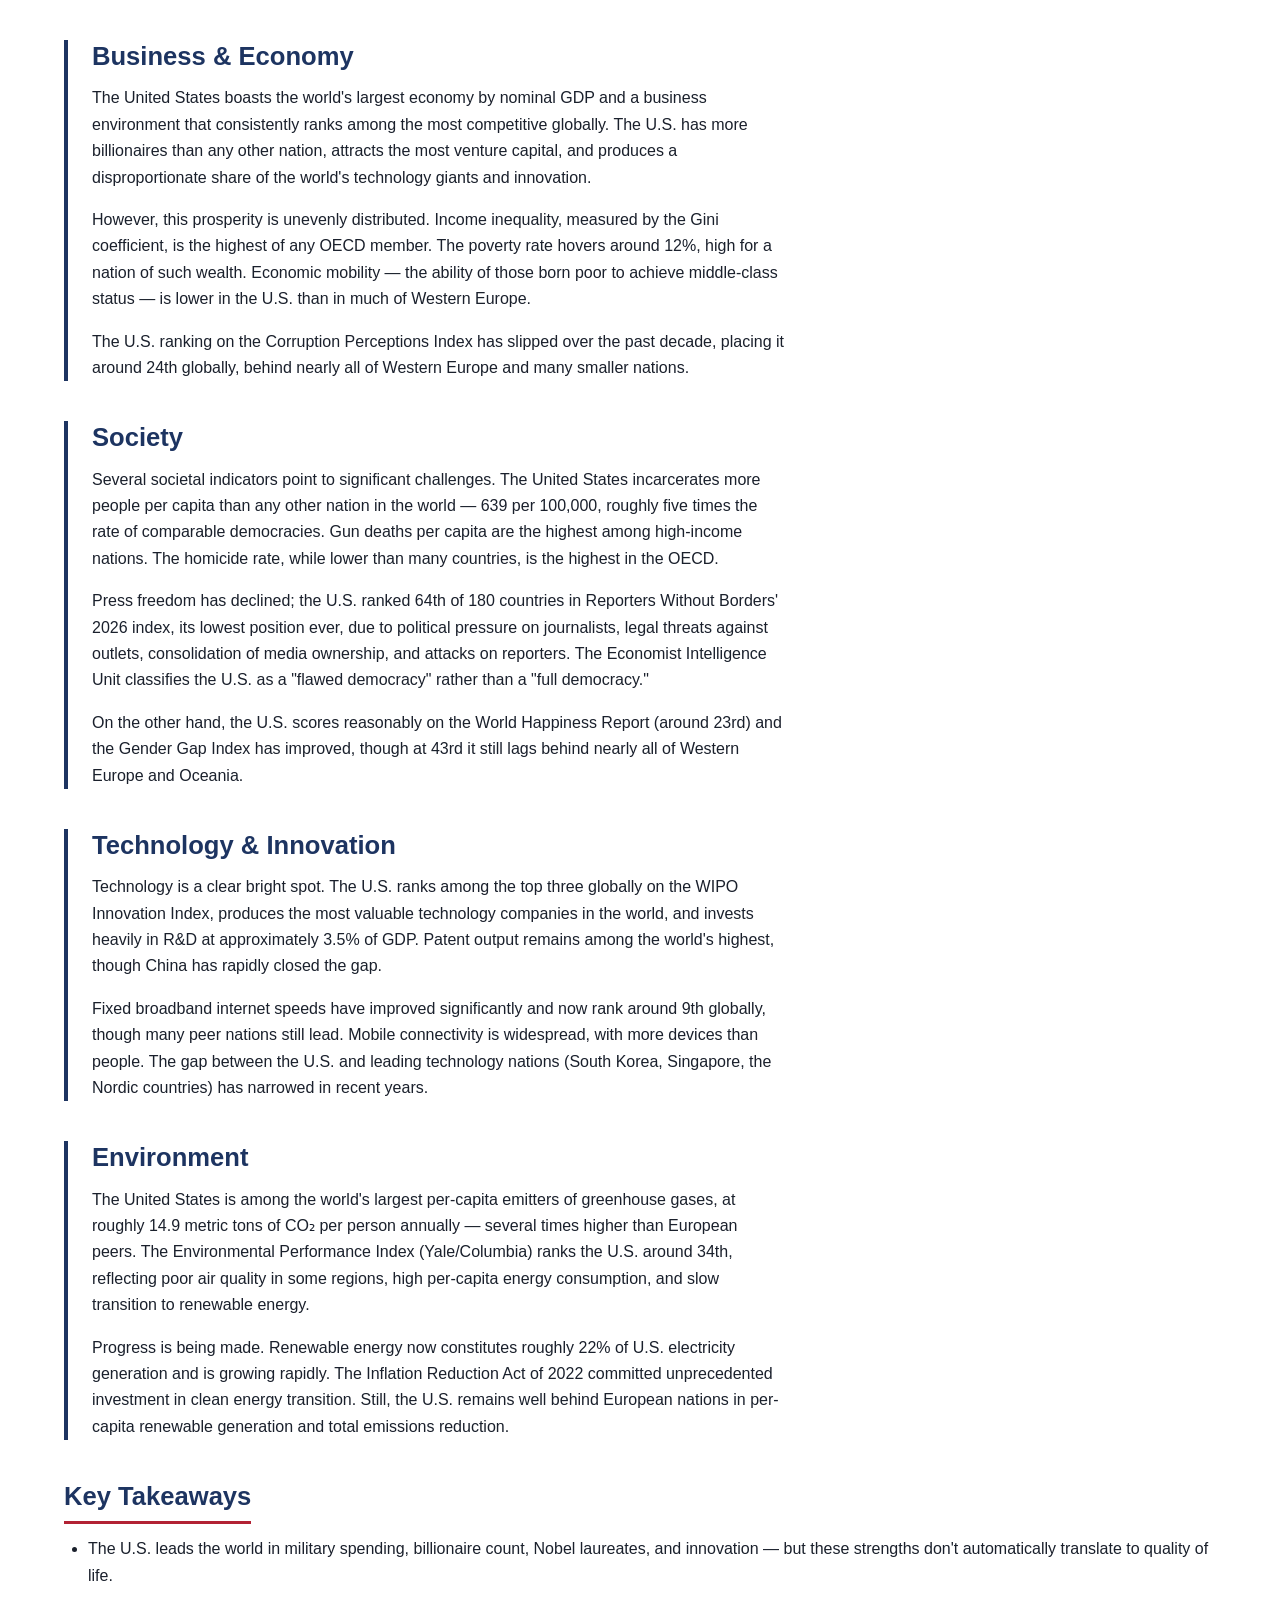
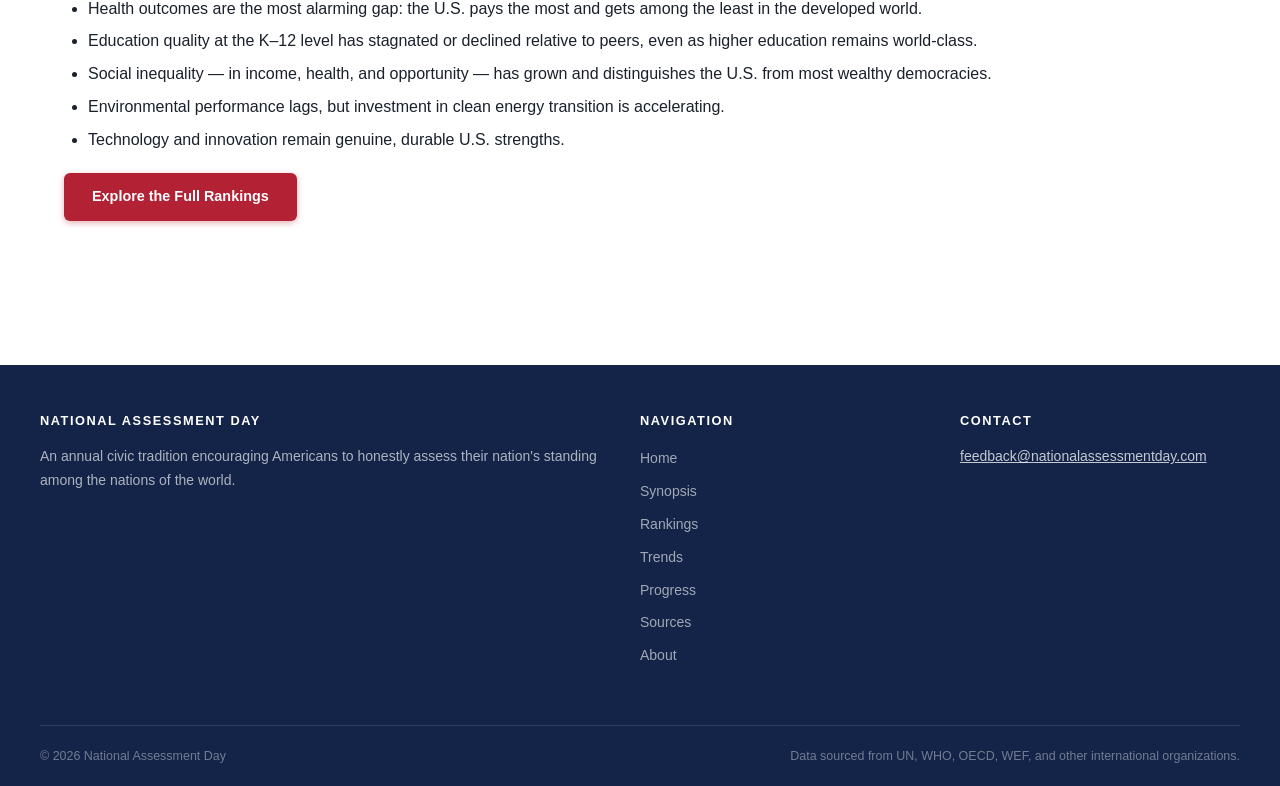
<file: synopsis.html>
<!DOCTYPE html>
<html lang="en">
<head>
  <meta charset="UTF-8">
  <meta name="viewport" content="width=device-width, initial-scale=1.0">
  <title>Synopsis | National Assessment Day</title>
  <meta name="description" content="An analysis of U.S. performance across health, education, economy, society, technology, and environment compared to the rest of the world.">
  <link rel="stylesheet" href="style.css">
</head>
<body>

<header>
  <div class="header-inner">
    <a href="index.html" class="logo">
      <span class="site-name">National Assessment Day</span>
      <span class="tagline">February 27 &bull; Annual U.S. Ranking Review</span>
    </a>
    <button class="menu-toggle" aria-label="Toggle navigation" aria-controls="main-nav">&#9776;</button>
    <nav id="main-nav">
      <ul>
        <li><a href="index.html">Home</a></li>
        <li><a href="synopsis.html" class="active">Synopsis</a></li>
        <li><a href="ranks.html">Rankings</a></li>
        <li><a href="trends.html">Trends</a></li>
        <li><a href="barriers.html">Progress</a></li>
        <li><a href="sources.html">Sources</a></li>
        <li><a href="about.html">About</a></li>
      </ul>
    </nav>
  </div>
</header>

<main>

  <div class="page-header">
    <h1>Synopsis</h1>
    <p class="page-desc">A plain-language summary of where the United States stands — and why it matters.</p>
  </div>

  <section class="section">
    <p>
      The United States remains one of the wealthiest, most powerful, and most innovative nations
      in the world. By many measures — number of Nobel laureates, military strength, innovation
      output, and the sheer scale of its economy — the U.S. has no peer. Yet an honest look at
      international rankings reveals a consistent pattern: on the measures that most directly affect
      the daily lives of ordinary Americans, the U.S. frequently falls behind not just the leaders,
      but the median of its peer nations.
    </p>
    <p>
      The picture is not uniformly bleak. In technology, higher education attainment, and business
      environment, the U.S. remains competitive. But in health, social equality, and environmental
      stewardship, the gap between spending and outcomes is striking. Understanding why is the first
      step toward improvement.
    </p>
  </section>

  <section class="synopsis-section">
    <h2>Health</h2>
    <p>
      The United States spends more on health care than any other nation — approximately 17% of
      GDP, roughly twice the OECD average. Yet by almost every basic health outcome measure, the
      U.S. trails its peer nations significantly. Life expectancy in the U.S. is around 78–79 years,
      placing it near the bottom among wealthy nations. Japan, Switzerland, and Australia all exceed
      84 years.
    </p>
    <p>
      Infant mortality in the U.S. sits among the worst in the OECD. Maternal mortality — deaths
      associated with childbirth — is the highest of any wealthy nation. The opioid crisis
      has driven drug overdose death rates to levels unseen in comparable countries.
    </p>
    <p>
      Obesity affects more than 36% of American adults, among the highest rates globally, contributing
      to elevated rates of diabetes, cardiovascular disease, and reduced life expectancy. The Human
      Development Index, a broad measure combining income, education, and life expectancy,
      ranks the U.S. around 20th — a decline from its #4 ranking in 2011.
    </p>
    <p>
      The core problem is not a lack of investment but a severe misallocation of resources. The U.S.
      health system excels at expensive tertiary care while underinvesting in primary care, preventive
      medicine, and public health infrastructure. Countries that spend far less — Canada, Germany,
      the U.K. — achieve better aggregate outcomes because their systems are organized around universal
      access rather than fee-for-service incentives.
    </p>
  </section>

  <section class="synopsis-section">
    <h2>Education</h2>
    <p>
      The U.S. has more Nobel laureates than any other nation, and American universities dominate
      global rankings. Adult college attainment is among the highest in the world. These are
      genuine and important strengths.
    </p>
    <p>
      However, the 2025 PISA assessment (published September 2026), which tests 15-year-olds in
      91 countries and economies in math, reading, and science, tells a mixed story. The U.S.
      ranked 27th in mathematics with a score exactly matching the OECD average, far behind East Asian
      systems led by China. Reading (12th) and science (13th) remain above the OECD average, but U.S.
      reading and math scores fell from 2022 as scores declined across most OECD countries.
    </p>
    <p>
      High school graduation rates have improved but still place the U.S. in the lower half of OECD
      nations. Meanwhile, the cost of higher education in the U.S. is by far the highest in the world,
      creating barriers to access and leaving a generation of Americans with historically high debt loads.
      The literacy rate is near universal but significant learning gaps persist across income and
      racial lines.
    </p>
  </section>

  <section class="synopsis-section">
    <h2>Business &amp; Economy</h2>
    <p>
      The United States boasts the world's largest economy by nominal GDP and a business environment
      that consistently ranks among the most competitive globally. The U.S. has more billionaires
      than any other nation, attracts the most venture capital, and produces a disproportionate
      share of the world's technology giants and innovation.
    </p>
    <p>
      However, this prosperity is unevenly distributed. Income inequality, measured by the Gini
      coefficient, is the highest of any OECD member. The poverty rate hovers around 12%, high for
      a nation of such wealth. Economic mobility — the ability of those born poor to achieve
      middle-class status — is lower in the U.S. than in much of Western Europe.
    </p>
    <p>
      The U.S. ranking on the Corruption Perceptions Index has slipped over the past decade,
      placing it around 24th globally, behind nearly all of Western Europe and many smaller nations.
    </p>
  </section>

  <section class="synopsis-section">
    <h2>Society</h2>
    <p>
      Several societal indicators point to significant challenges. The United States incarcerates
      more people per capita than any other nation in the world — 639 per 100,000, roughly five
      times the rate of comparable democracies. Gun deaths per capita are the highest among
      high-income nations. The homicide rate, while lower than many countries, is the highest
      in the OECD.
    </p>
    <p>
      Press freedom has declined; the U.S. ranked 64th of 180 countries in Reporters Without Borders'
      2026 index, its lowest position ever, due to political pressure on journalists, legal threats
      against outlets, consolidation of media ownership, and attacks on reporters. The Economist Intelligence Unit classifies the U.S. as a "flawed
      democracy" rather than a "full democracy."
    </p>
    <p>
      On the other hand, the U.S. scores reasonably on the World Happiness Report (around 23rd)
      and the Gender Gap Index has improved, though at 43rd it still lags behind nearly all of
      Western Europe and Oceania.
    </p>
  </section>

  <section class="synopsis-section">
    <h2>Technology &amp; Innovation</h2>
    <p>
      Technology is a clear bright spot. The U.S. ranks among the top three globally on the WIPO
      Innovation Index, produces the most valuable technology companies in the world, and invests
      heavily in R&amp;D at approximately 3.5% of GDP. Patent output remains among the world's
      highest, though China has rapidly closed the gap.
    </p>
    <p>
      Fixed broadband internet speeds have improved significantly and now rank around 9th globally,
      though many peer nations still lead. Mobile connectivity is widespread, with more devices than
      people. The gap between the U.S. and leading technology nations (South Korea, Singapore,
      the Nordic countries) has narrowed in recent years.
    </p>
  </section>

  <section class="synopsis-section">
    <h2>Environment</h2>
    <p>
      The United States is among the world's largest per-capita emitters of greenhouse gases,
      at roughly 14.9 metric tons of CO₂ per person annually — several times higher than European
      peers. The Environmental Performance Index (Yale/Columbia) ranks the U.S. around 34th,
      reflecting poor air quality in some regions, high per-capita energy consumption, and
      slow transition to renewable energy.
    </p>
    <p>
      Progress is being made. Renewable energy now constitutes roughly 22% of U.S. electricity
      generation and is growing rapidly. The Inflation Reduction Act of 2022 committed
      unprecedented investment in clean energy transition. Still, the U.S. remains well behind
      European nations in per-capita renewable generation and total emissions reduction.
    </p>
  </section>

  <section class="section">
    <h2>Key Takeaways</h2>
    <ul>
      <li>The U.S. leads the world in military spending, billionaire count, Nobel laureates, and innovation — but these strengths don't automatically translate to quality of life.</li>
      <li>Health outcomes are the most alarming gap: the U.S. pays the most and gets among the least in the developed world.</li>
      <li>Education quality at the K–12 level has stagnated or declined relative to peers, even as higher education remains world-class.</li>
      <li>Social inequality — in income, health, and opportunity — has grown and distinguishes the U.S. from most wealthy democracies.</li>
      <li>Environmental performance lags, but investment in clean energy transition is accelerating.</li>
      <li>Technology and innovation remain genuine, durable U.S. strengths.</li>
    </ul>
    <p style="margin-top:1.25rem;">
      <a href="ranks.html" class="btn btn-primary">Explore the Full Rankings</a>
    </p>
  </section>

</main>

<footer>
  <div class="footer-inner">
    <div>
      <h4>National Assessment Day</h4>
      <p>An annual civic tradition encouraging Americans to honestly assess their nation's standing among the nations of the world.</p>
    </div>
    <div>
      <h4>Navigation</h4>
      <ul>
        <li><a href="index.html">Home</a></li>
        <li><a href="synopsis.html">Synopsis</a></li>
        <li><a href="ranks.html">Rankings</a></li>
        <li><a href="trends.html">Trends</a></li>
        <li><a href="barriers.html">Progress</a></li>
        <li><a href="sources.html">Sources</a></li>
        <li><a href="about.html">About</a></li>
      </ul>
    </div>
    <div>
      <h4>Contact</h4>
      <p><a href="mailto:feedback@nationalassessmentday.com" style="color:rgba(255,255,255,0.75);">feedback@nationalassessmentday.com</a></p>
    </div>
  </div>
  <div class="footer-bottom">
    <span>&copy; 2026 National Assessment Day</span>
    <span>Data sourced from UN, WHO, OECD, WEF, and other international organizations.</span>
  </div>
</footer>

<script>
  document.querySelector('.menu-toggle').addEventListener('click', function() {
    document.getElementById('main-nav').classList.toggle('open');
  });
</script>

</body>
</html>
</file>
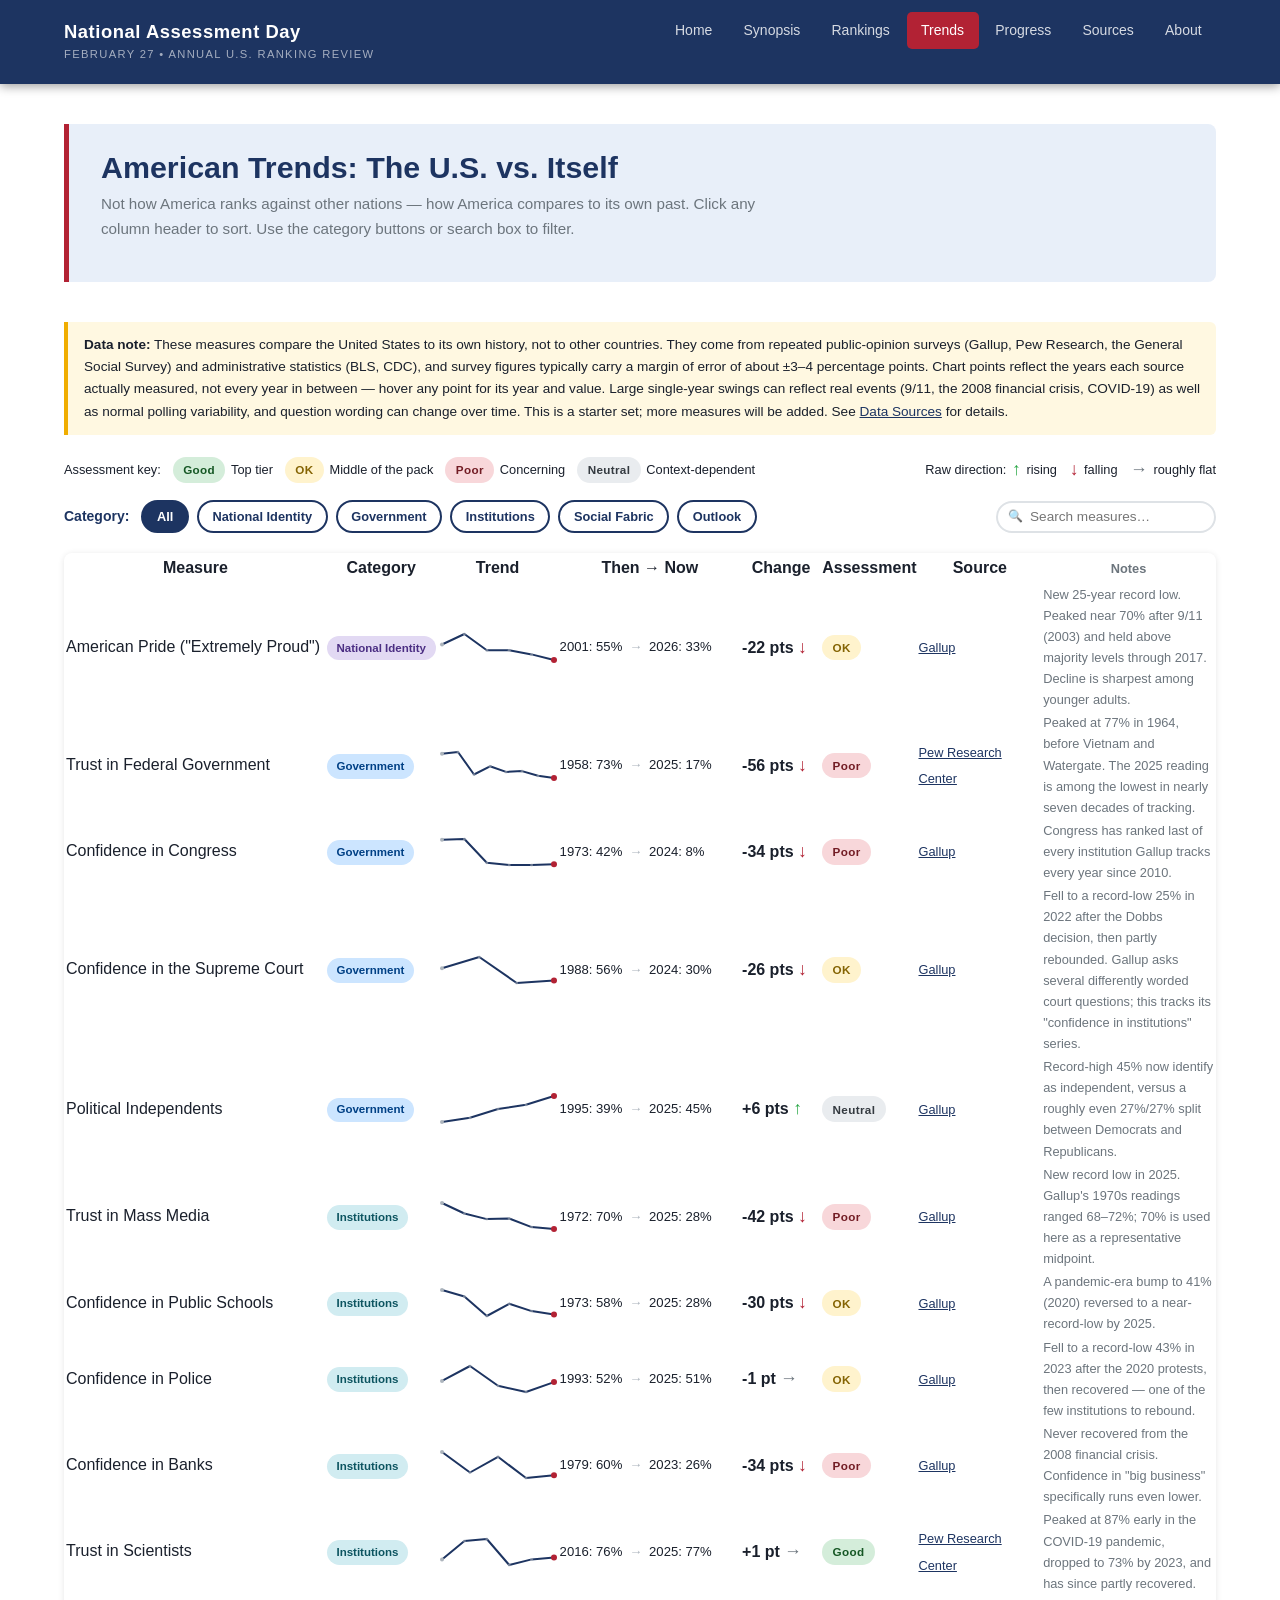
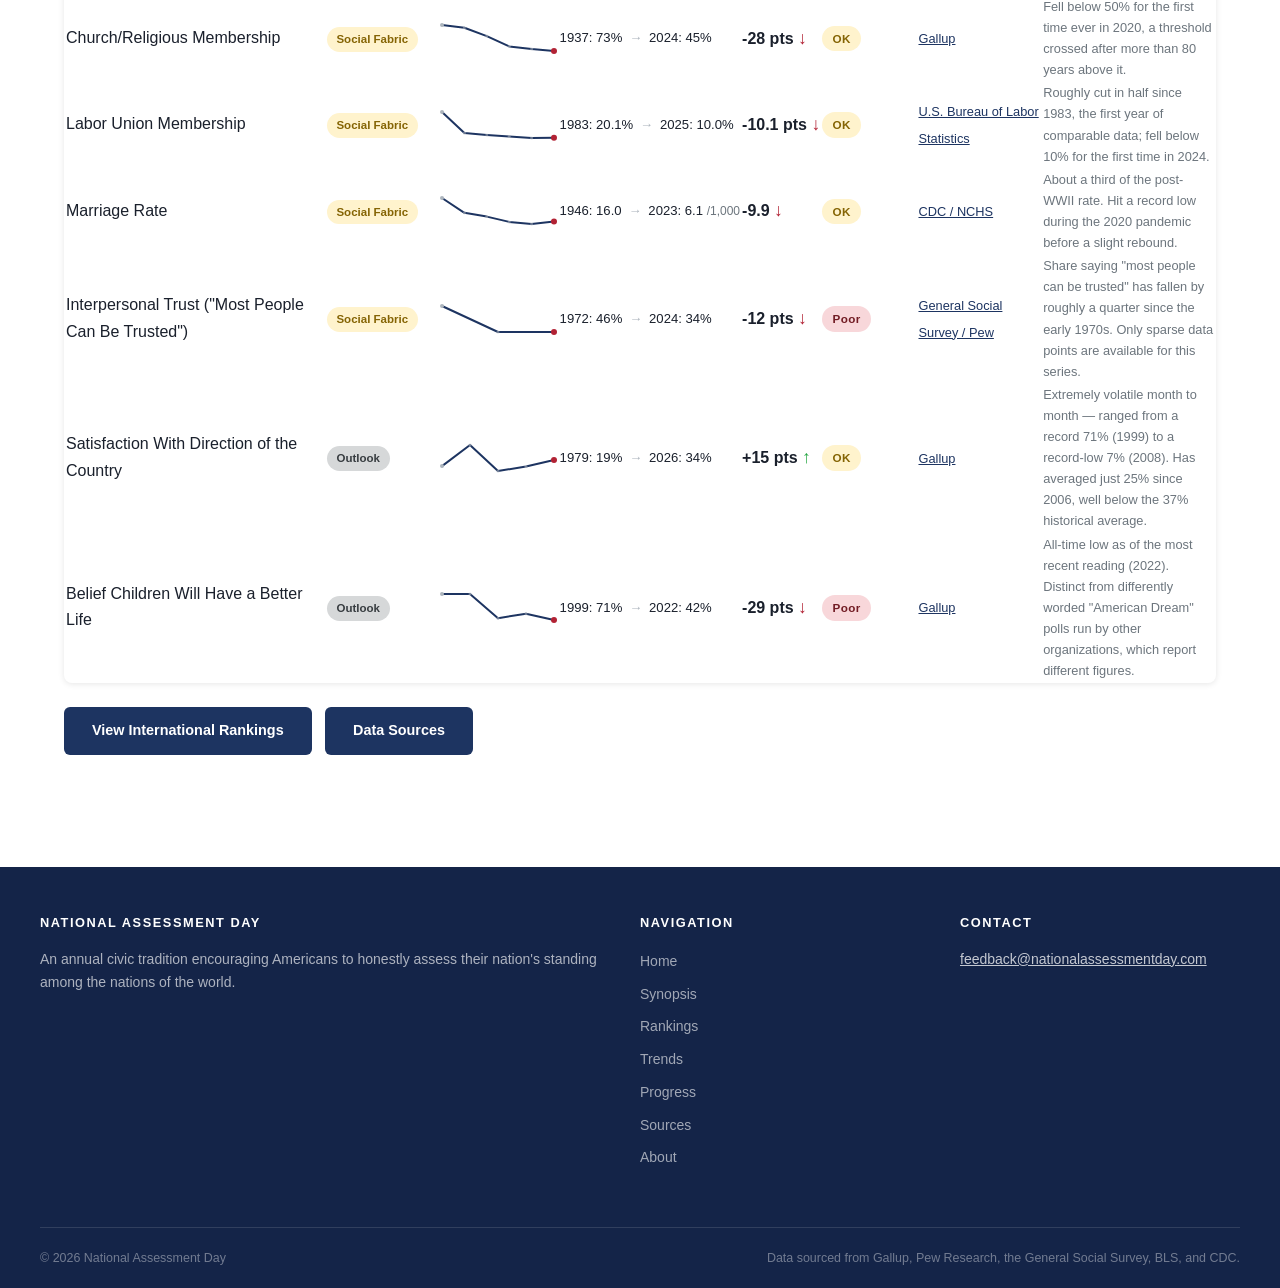
<file: trends.html>
<!DOCTYPE html>
<html lang="en">
<head>
  <meta charset="UTF-8">
  <meta name="viewport" content="width=device-width, initial-scale=1.0">
  <title>American Trends | National Assessment Day</title>
  <meta name="description" content="How the United States compares to itself over time — national pride, trust in institutions, and the social fabric, tracked across decades of Gallup, Pew, and government data.">
  <link rel="stylesheet" href="style.css">
  <style>
    /* Extra styles specific to the trends page */
    .of-total { font-size: 0.75rem; color: var(--gray-600); }
    .notes-cell { font-size: 0.8rem; color: var(--gray-600); max-width: 240px; }
    .source-link { font-size: 0.8rem; }
    .hidden { display: none !important; }

    .data-note {
      background: #FFF8E1;
      border-left: 4px solid #F0AD00;
      padding: 0.75rem 1rem;
      font-size: 0.85rem;
      border-radius: 0 6px 6px 0;
      margin-bottom: 1.25rem;
    }
  </style>
</head>
<body>

<header>
  <div class="header-inner">
    <a href="index.html" class="logo">
      <span class="site-name">National Assessment Day</span>
      <span class="tagline">February 27 &bull; Annual U.S. Ranking Review</span>
    </a>
    <button class="menu-toggle" aria-label="Toggle navigation" aria-controls="main-nav">&#9776;</button>
    <nav id="main-nav">
      <ul>
        <li><a href="index.html">Home</a></li>
        <li><a href="synopsis.html">Synopsis</a></li>
        <li><a href="ranks.html">Rankings</a></li>
        <li><a href="trends.html" class="active">Trends</a></li>
        <li><a href="barriers.html">Progress</a></li>
        <li><a href="sources.html">Sources</a></li>
        <li><a href="about.html">About</a></li>
      </ul>
    </nav>
  </div>
</header>

<main>

  <div class="page-header">
    <h1>American Trends: The U.S. vs. Itself</h1>
    <p class="page-desc">Not how America ranks against other nations — how America compares to its own past. Click any column header to sort. Use the category buttons or search box to filter.</p>
  </div>

  <div class="data-note">
    <strong>Data note:</strong> These measures compare the United States to its own history, not to
    other countries. They come from repeated public-opinion surveys (Gallup, Pew Research, the
    General Social Survey) and administrative statistics (BLS, CDC), and survey figures typically
    carry a margin of error of about &plusmn;3&ndash;4 percentage points. Chart points reflect the years each
    source actually measured, not every year in between &mdash; hover any point for its year and value.
    Large single-year swings can reflect real events (9/11, the 2008 financial crisis, COVID-19) as
    well as normal polling variability, and question wording can change over time. This is a starter
    set; more measures will be added. See <a href="sources.html">Data Sources</a> for details.
  </div>

  <div class="legend">
    <span>Assessment key:</span>
    <span><span class="status status-good">Good</span> Top tier</span>
    <span><span class="status status-ok">OK</span> Middle of the pack</span>
    <span><span class="status status-poor">Poor</span> Concerning</span>
    <span><span class="status status-neutral">Neutral</span> Context-dependent</span>
    <span style="margin-left:auto;">Raw direction: <span class="trend-up">&uarr;</span> rising &nbsp; <span class="trend-down">&darr;</span> falling &nbsp; <span class="trend-flat">&rarr;</span> roughly flat</span>
  </div>

  <div class="filter-bar">
    <span class="filter-label">Category:</span>
    <button class="filter-btn active" data-cat="all">All</button>
    <button class="filter-btn" data-cat="Identity">National Identity</button>
    <button class="filter-btn" data-cat="Government">Government</button>
    <button class="filter-btn" data-cat="Institutions">Institutions</button>
    <button class="filter-btn" data-cat="Social">Social Fabric</button>
    <button class="filter-btn" data-cat="Outlook">Outlook</button>
    <div class="search-wrap">
      <input type="search" id="searchBox" placeholder="Search measures…" aria-label="Search trends">
    </div>
  </div>

  <div class="table-wrapper">
    <table id="trendsTable" aria-label="American Trends Over Time">
      <thead>
        <tr>
          <th data-sort="text">Measure</th>
          <th data-sort="text">Category</th>
          <th>Trend</th>
          <th>Then &rarr; Now</th>
          <th data-sort="num">Change</th>
          <th>Assessment</th>
          <th>Source</th>
          <th class="notes-cell">Notes</th>
        </tr>
      </thead>
      <tbody>

        <!-- IDENTITY -->
        <tr data-cat="Identity">
          <td>American Pride ("Extremely Proud")</td>
          <td><span class="cat cat-Identity">National Identity</span></td>
          <td><span class="sparkline-wrap" data-suffix="%" data-series='[{"y":2001,"v":55},{"y":2003,"v":70},{"y":2016,"v":47},{"y":2018,"v":47},{"y":2025,"v":41},{"y":2026,"v":33}]'></span></td>
          <td class="then-now">2001: 55% <span class="arrow">&rarr;</span> 2026: 33%</td>
          <td class="change-cell">-22 pts <span class="trend-down">&darr;</span></td>
          <td><span class="status status-ok">OK</span></td>
          <td><a class="source-link" href="https://news.gallup.com/poll/711938/american-pride-falls-year-record-low.aspx" target="_blank" rel="noopener">Gallup</a></td>
          <td class="notes-cell">New 25-year record low. Peaked near 70% after 9/11 (2003) and held above majority levels through 2017. Decline is sharpest among younger adults.</td>
        </tr>

        <!-- GOVERNMENT -->
        <tr data-cat="Government">
          <td>Trust in Federal Government</td>
          <td><span class="cat cat-Government">Government</span></td>
          <td><span class="sparkline-wrap" data-suffix="%" data-series='[{"y":1958,"v":73},{"y":1964,"v":77},{"y":1980,"v":25},{"y":2000,"v":44},{"y":2008,"v":31},{"y":2016,"v":33},{"y":2024,"v":22},{"y":2025,"v":17}]'></span></td>
          <td class="then-now">1958: 73% <span class="arrow">&rarr;</span> 2025: 17%</td>
          <td class="change-cell">-56 pts <span class="trend-down">&darr;</span></td>
          <td><span class="status status-poor">Poor</span></td>
          <td><a class="source-link" href="https://www.pewresearch.org/politics/2025/12/04/public-trust-in-government-1958-2025/" target="_blank" rel="noopener">Pew Research Center</a></td>
          <td class="notes-cell">Peaked at 77% in 1964, before Vietnam and Watergate. The 2025 reading is among the lowest in nearly seven decades of tracking.</td>
        </tr>

        <tr data-cat="Government">
          <td>Confidence in Congress</td>
          <td><span class="cat cat-Government">Government</span></td>
          <td><span class="sparkline-wrap" data-suffix="%" data-series='[{"y":1973,"v":42},{"y":2001,"v":43},{"y":2013,"v":10},{"y":2015,"v":7},{"y":2023,"v":7},{"y":2024,"v":8}]'></span></td>
          <td class="then-now">1973: 42% <span class="arrow">&rarr;</span> 2024: 8%</td>
          <td class="change-cell">-34 pts <span class="trend-down">&darr;</span></td>
          <td><span class="status status-poor">Poor</span></td>
          <td><a class="source-link" href="https://news.gallup.com/poll/1600/congress-public.aspx" target="_blank" rel="noopener">Gallup</a></td>
          <td class="notes-cell">Congress has ranked last of every institution Gallup tracks every year since 2010.</td>
        </tr>

        <tr data-cat="Government">
          <td>Confidence in the Supreme Court</td>
          <td><span class="cat cat-Government">Government</span></td>
          <td><span class="sparkline-wrap" data-suffix="%" data-series='[{"y":1988,"v":56},{"y":2000,"v":80},{"y":2022,"v":25},{"y":2024,"v":30}]'></span></td>
          <td class="then-now">1988: 56% <span class="arrow">&rarr;</span> 2024: 30%</td>
          <td class="change-cell">-26 pts <span class="trend-down">&darr;</span></td>
          <td><span class="status status-ok">OK</span></td>
          <td><a class="source-link" href="https://news.gallup.com/poll/4732/supreme-court.aspx" target="_blank" rel="noopener">Gallup</a></td>
          <td class="notes-cell">Fell to a record-low 25% in 2022 after the Dobbs decision, then partly rebounded. Gallup asks several differently worded court questions; this tracks its "confidence in institutions" series.</td>
        </tr>

        <tr data-cat="Government">
          <td>Political Independents</td>
          <td><span class="cat cat-Government">Government</span></td>
          <td><span class="sparkline-wrap" data-suffix="%" data-series='[{"y":1995,"v":39},{"y":2011,"v":40},{"y":2016,"v":42},{"y":2024,"v":43},{"y":2025,"v":45}]'></span></td>
          <td class="then-now">1995: 39% <span class="arrow">&rarr;</span> 2025: 45%</td>
          <td class="change-cell">+6 pts <span class="trend-up">&uarr;</span></td>
          <td><span class="status status-neutral">Neutral</span></td>
          <td><a class="source-link" href="https://news.gallup.com/poll/15370/party-affiliation.aspx" target="_blank" rel="noopener">Gallup</a></td>
          <td class="notes-cell">Record-high 45% now identify as independent, versus a roughly even 27%/27% split between Democrats and Republicans.</td>
        </tr>

        <!-- INSTITUTIONS -->
        <tr data-cat="Institutions">
          <td>Trust in Mass Media</td>
          <td><span class="cat cat-Institutions">Institutions</span></td>
          <td><span class="sparkline-wrap" data-suffix="%" data-series='[{"y":1972,"v":70},{"y":1997,"v":53},{"y":2004,"v":44},{"y":2018,"v":45},{"y":2024,"v":31},{"y":2025,"v":28}]'></span></td>
          <td class="then-now">1972: 70% <span class="arrow">&rarr;</span> 2025: 28%</td>
          <td class="change-cell">-42 pts <span class="trend-down">&darr;</span></td>
          <td><span class="status status-poor">Poor</span></td>
          <td><a class="source-link" href="https://news.gallup.com/poll/695762/trust-media-new-low.aspx" target="_blank" rel="noopener">Gallup</a></td>
          <td class="notes-cell">New record low in 2025. Gallup's 1970s readings ranged 68&ndash;72%; 70% is used here as a representative midpoint.</td>
        </tr>

        <tr data-cat="Institutions">
          <td>Confidence in Public Schools</td>
          <td><span class="cat cat-Institutions">Institutions</span></td>
          <td><span class="sparkline-wrap" data-suffix="%" data-series='[{"y":1973,"v":58},{"y":1987,"v":50},{"y":2014,"v":26},{"y":2020,"v":41},{"y":2024,"v":32},{"y":2025,"v":28}]'></span></td>
          <td class="then-now">1973: 58% <span class="arrow">&rarr;</span> 2025: 28%</td>
          <td class="change-cell">-30 pts <span class="trend-down">&darr;</span></td>
          <td><span class="status status-ok">OK</span></td>
          <td><a class="source-link" href="https://news.gallup.com/poll/1597/confidence-institutions.aspx" target="_blank" rel="noopener">Gallup</a></td>
          <td class="notes-cell">A pandemic-era bump to 41% (2020) reversed to a near-record-low by 2025.</td>
        </tr>

        <tr data-cat="Institutions">
          <td>Confidence in Police</td>
          <td><span class="cat cat-Institutions">Institutions</span></td>
          <td><span class="sparkline-wrap" data-suffix="%" data-series='[{"y":1993,"v":52},{"y":2004,"v":64},{"y":2020,"v":48},{"y":2023,"v":43},{"y":2025,"v":51}]'></span></td>
          <td class="then-now">1993: 52% <span class="arrow">&rarr;</span> 2025: 51%</td>
          <td class="change-cell">-1 pt <span class="trend-flat">&rarr;</span></td>
          <td><span class="status status-ok">OK</span></td>
          <td><a class="source-link" href="https://news.gallup.com/poll/647303/confidence-institutions-mostly-flat-police.aspx" target="_blank" rel="noopener">Gallup</a></td>
          <td class="notes-cell">Fell to a record-low 43% in 2023 after the 2020 protests, then recovered &mdash; one of the few institutions to rebound.</td>
        </tr>

        <tr data-cat="Institutions">
          <td>Confidence in Banks</td>
          <td><span class="cat cat-Institutions">Institutions</span></td>
          <td><span class="sparkline-wrap" data-suffix="%" data-series='[{"y":1979,"v":60},{"y":1991,"v":30},{"y":2004,"v":53},{"y":2009,"v":22},{"y":2023,"v":26}]'></span></td>
          <td class="then-now">1979: 60% <span class="arrow">&rarr;</span> 2023: 26%</td>
          <td class="change-cell">-34 pts <span class="trend-down">&darr;</span></td>
          <td><span class="status status-poor">Poor</span></td>
          <td><a class="source-link" href="https://news.gallup.com/poll/1597/confidence-institutions.aspx" target="_blank" rel="noopener">Gallup</a></td>
          <td class="notes-cell">Never recovered from the 2008 financial crisis. Confidence in "big business" specifically runs even lower.</td>
        </tr>

        <tr data-cat="Institutions">
          <td>Trust in Scientists</td>
          <td><span class="cat cat-Institutions">Institutions</span></td>
          <td><span class="sparkline-wrap" data-suffix="%" data-series='[{"y":2016,"v":76},{"y":2019,"v":86},{"y":2020,"v":87},{"y":2023,"v":73},{"y":2024,"v":76},{"y":2025,"v":77}]'></span></td>
          <td class="then-now">2016: 76% <span class="arrow">&rarr;</span> 2025: 77%</td>
          <td class="change-cell">+1 pt <span class="trend-flat">&rarr;</span></td>
          <td><span class="status status-good">Good</span></td>
          <td><a class="source-link" href="https://www.pewresearch.org/science/2024/11/14/public-trust-in-scientists-and-views-on-their-role-in-policymaking/" target="_blank" rel="noopener">Pew Research Center</a></td>
          <td class="notes-cell">Peaked at 87% early in the COVID-19 pandemic, dropped to 73% by 2023, and has since partly recovered.</td>
        </tr>

        <!-- SOCIAL FABRIC -->
        <tr data-cat="Social">
          <td>Church/Religious Membership</td>
          <td><span class="cat cat-Social">Social Fabric</span></td>
          <td><span class="sparkline-wrap" data-suffix="%" data-series='[{"y":1937,"v":73},{"y":1999,"v":70},{"y":2010,"v":61},{"y":2018,"v":50},{"y":2020,"v":47},{"y":2024,"v":45}]'></span></td>
          <td class="then-now">1937: 73% <span class="arrow">&rarr;</span> 2024: 45%</td>
          <td class="change-cell">-28 pts <span class="trend-down">&darr;</span></td>
          <td><span class="status status-ok">OK</span></td>
          <td><a class="source-link" href="https://news.gallup.com/poll/341963/church-membership-falls-below-majority-first-time.aspx" target="_blank" rel="noopener">Gallup</a></td>
          <td class="notes-cell">Fell below 50% for the first time ever in 2020, a threshold crossed after more than 80 years above it.</td>
        </tr>

        <tr data-cat="Social">
          <td>Labor Union Membership</td>
          <td><span class="cat cat-Social">Social Fabric</span></td>
          <td><span class="sparkline-wrap" data-suffix="%" data-series='[{"y":1983,"v":20.1},{"y":2010,"v":11.9},{"y":2015,"v":11.1},{"y":2018,"v":10.5},{"y":2024,"v":9.9},{"y":2025,"v":10.0}]'></span></td>
          <td class="then-now">1983: 20.1% <span class="arrow">&rarr;</span> 2025: 10.0%</td>
          <td class="change-cell">-10.1 pts <span class="trend-down">&darr;</span></td>
          <td><span class="status status-ok">OK</span></td>
          <td><a class="source-link" href="https://www.bls.gov/news.release/union2.nr0.htm" target="_blank" rel="noopener">U.S. Bureau of Labor Statistics</a></td>
          <td class="notes-cell">Roughly cut in half since 1983, the first year of comparable data; fell below 10% for the first time in 2024.</td>
        </tr>

        <tr data-cat="Social">
          <td>Marriage Rate</td>
          <td><span class="cat cat-Social">Social Fabric</span></td>
          <td><span class="sparkline-wrap" data-suffix=" per 1,000" data-series='[{"y":1946,"v":16.0},{"y":1990,"v":9.8},{"y":2000,"v":8.2},{"y":2019,"v":6.0},{"y":2020,"v":5.1},{"y":2023,"v":6.1}]'></span></td>
          <td class="then-now">1946: 16.0 <span class="arrow">&rarr;</span> 2023: 6.1 <span class="of-total">/1,000</span></td>
          <td class="change-cell">-9.9 <span class="trend-down">&darr;</span></td>
          <td><span class="status status-ok">OK</span></td>
          <td><a class="source-link" href="https://www.cdc.gov/nchs/fastats/marriage-divorce.htm" target="_blank" rel="noopener">CDC / NCHS</a></td>
          <td class="notes-cell">About a third of the post-WWII rate. Hit a record low during the 2020 pandemic before a slight rebound.</td>
        </tr>

        <tr data-cat="Social">
          <td>Interpersonal Trust ("Most People Can Be Trusted")</td>
          <td><span class="cat cat-Social">Social Fabric</span></td>
          <td><span class="sparkline-wrap" data-suffix="%" data-series='[{"y":1972,"v":46},{"y":2018,"v":34},{"y":2024,"v":34}]'></span></td>
          <td class="then-now">1972: 46% <span class="arrow">&rarr;</span> 2024: 34%</td>
          <td class="change-cell">-12 pts <span class="trend-down">&darr;</span></td>
          <td><span class="status status-poor">Poor</span></td>
          <td><a class="source-link" href="https://www.pewresearch.org/2025/05/08/americans-trust-in-one-another/" target="_blank" rel="noopener">General Social Survey / Pew</a></td>
          <td class="notes-cell">Share saying "most people can be trusted" has fallen by roughly a quarter since the early 1970s. Only sparse data points are available for this series.</td>
        </tr>

        <!-- OUTLOOK -->
        <tr data-cat="Outlook">
          <td>Satisfaction With Direction of the Country</td>
          <td><span class="cat cat-Outlook">Outlook</span></td>
          <td><span class="sparkline-wrap" data-suffix="%" data-series='[{"y":1979,"v":19},{"y":1999,"v":71},{"y":2008,"v":7},{"y":2025,"v":18},{"y":2026,"v":34}]'></span></td>
          <td class="then-now">1979: 19% <span class="arrow">&rarr;</span> 2026: 34%</td>
          <td class="change-cell">+15 pts <span class="trend-up">&uarr;</span></td>
          <td><span class="status status-ok">OK</span></td>
          <td><a class="source-link" href="https://news.gallup.com/poll/1669/general-mood-country.aspx" target="_blank" rel="noopener">Gallup</a></td>
          <td class="notes-cell">Extremely volatile month to month &mdash; ranged from a record 71% (1999) to a record-low 7% (2008). Has averaged just 25% since 2006, well below the 37% historical average.</td>
        </tr>

        <tr data-cat="Outlook">
          <td>Belief Children Will Have a Better Life</td>
          <td><span class="cat cat-Outlook">Outlook</span></td>
          <td><span class="sparkline-wrap" data-suffix="%" data-series='[{"y":1999,"v":71},{"y":2001,"v":71},{"y":2011,"v":44},{"y":2012,"v":49},{"y":2022,"v":42}]'></span></td>
          <td class="then-now">1999: 71% <span class="arrow">&rarr;</span> 2022: 42%</td>
          <td class="change-cell">-29 pts <span class="trend-down">&darr;</span></td>
          <td><span class="status status-poor">Poor</span></td>
          <td><a class="source-link" href="https://news.gallup.com/poll/403760/americans-less-optimistic-next-generation-future.aspx" target="_blank" rel="noopener">Gallup</a></td>
          <td class="notes-cell">All-time low as of the most recent reading (2022). Distinct from differently worded "American Dream" polls run by other organizations, which report different figures.</td>
        </tr>

      </tbody>
    </table>
  </div>

  <p style="margin-top:1.5rem;">
    <a href="ranks.html" class="btn btn-secondary">View International Rankings</a>
    &nbsp;
    <a href="sources.html" class="btn btn-secondary">Data Sources</a>
  </p>

</main>

<footer>
  <div class="footer-inner">
    <div>
      <h4>National Assessment Day</h4>
      <p>An annual civic tradition encouraging Americans to honestly assess their nation's standing among the nations of the world.</p>
    </div>
    <div>
      <h4>Navigation</h4>
      <ul>
        <li><a href="index.html">Home</a></li>
        <li><a href="synopsis.html">Synopsis</a></li>
        <li><a href="ranks.html">Rankings</a></li>
        <li><a href="trends.html">Trends</a></li>
        <li><a href="barriers.html">Progress</a></li>
        <li><a href="sources.html">Sources</a></li>
        <li><a href="about.html">About</a></li>
      </ul>
    </div>
    <div>
      <h4>Contact</h4>
      <p><a href="mailto:feedback@nationalassessmentday.com" style="color:rgba(255,255,255,0.75);">feedback@nationalassessmentday.com</a></p>
    </div>
  </div>
  <div class="footer-bottom">
    <span>&copy; 2026 National Assessment Day</span>
    <span>Data sourced from Gallup, Pew Research, the General Social Survey, BLS, and CDC.</span>
  </div>
</footer>

<script>
  // Mobile menu
  document.querySelector('.menu-toggle').addEventListener('click', function() {
    document.getElementById('main-nav').classList.toggle('open');
  });

  // Category filter
  const filterBtns = document.querySelectorAll('.filter-btn');
  const rows = document.querySelectorAll('#trendsTable tbody tr');

  filterBtns.forEach(function(btn) {
    btn.addEventListener('click', function() {
      const cat = this.dataset.cat;
      filterBtns.forEach(function(b) { b.classList.remove('active'); });
      this.classList.add('active');
      applyFilters();
    });
  });

  // Search
  document.getElementById('searchBox').addEventListener('input', applyFilters);

  function applyFilters() {
    const activeCat = document.querySelector('.filter-btn.active').dataset.cat;
    const term = document.getElementById('searchBox').value.toLowerCase().trim();

    rows.forEach(function(row) {
      const catMatch = activeCat === 'all' || row.dataset.cat === activeCat;
      const textMatch = !term || row.textContent.toLowerCase().includes(term);
      row.classList.toggle('hidden', !(catMatch && textMatch));
    });
  }

  // Table sort
  const table = document.getElementById('trendsTable');
  const headers = table.querySelectorAll('thead th[data-sort]');

  headers.forEach(function(header) {
    header.style.cursor = 'pointer';
    header.addEventListener('click', function() {
      const isAsc = !this.classList.contains('sort-asc');
      headers.forEach(function(h) { h.classList.remove('sort-asc', 'sort-desc'); });
      this.classList.add(isAsc ? 'sort-asc' : 'sort-desc');

      const colIdx = Array.from(this.parentNode.children).indexOf(this);
      const tbody = table.querySelector('tbody');
      const rowsArr = Array.from(tbody.querySelectorAll('tr'));
      const sortType = this.dataset.sort;

      rowsArr.sort(function(a, b) {
        const aCell = a.cells[colIdx];
        const bCell = b.cells[colIdx];
        if (!aCell || !bCell) return 0;

        let aVal = aCell.textContent.replace(/\s+/g, ' ').trim();
        let bVal = bCell.textContent.replace(/\s+/g, ' ').trim();

        if (sortType === 'num') {
          const aNum = parseFloat(aVal);
          const bNum = parseFloat(bVal);
          if (!isNaN(aNum) && !isNaN(bNum)) {
            return isAsc ? aNum - bNum : bNum - aNum;
          }
        }
        return isAsc ? aVal.localeCompare(bVal) : bVal.localeCompare(aVal);
      });

      rowsArr.forEach(function(row) { tbody.appendChild(row); });
    });
  });

  // Handle ?cat= URL parameter to pre-filter
  const params = new URLSearchParams(window.location.search);
  const catParam = params.get('cat');
  if (catParam) {
    const btn = document.querySelector('.filter-btn[data-cat="' + catParam + '"]');
    if (btn) {
      document.querySelector('.filter-btn.active').classList.remove('active');
      btn.classList.add('active');
      applyFilters();
    }
  }

  // Sparkline rendering
  const svgNS = 'http://www.w3.org/2000/svg';

  function renderSparklines() {
    document.querySelectorAll('.sparkline-wrap').forEach(function(wrap) {
      const series = JSON.parse(wrap.dataset.series);
      const suffix = wrap.dataset.suffix || '';
      const w = 120, h = 34, pad = 4;
      const values = series.map(function(d) { return d.v; });
      const min = Math.min.apply(null, values);
      const max = Math.max.apply(null, values);
      const range = (max - min) || 1;
      const n = series.length;

      const points = series.map(function(d, i) {
        const x = pad + (n === 1 ? (w - pad * 2) / 2 : (i / (n - 1)) * (w - pad * 2));
        const y = h - pad - ((d.v - min) / range) * (h - pad * 2);
        return { x: x, y: y, year: d.y, v: d.v };
      });

      const pathD = points.map(function(p, i) {
        return (i === 0 ? 'M' : 'L') + p.x.toFixed(1) + ',' + p.y.toFixed(1);
      }).join(' ');

      const svg = document.createElementNS(svgNS, 'svg');
      svg.setAttribute('viewBox', '0 0 ' + w + ' ' + h);

      const svgTitle = document.createElementNS(svgNS, 'title');
      svgTitle.textContent = series.map(function(d) { return d.y + ': ' + d.v + suffix; }).join('  →  ');
      svg.appendChild(svgTitle);

      const path = document.createElementNS(svgNS, 'path');
      path.setAttribute('class', 'spark-line');
      path.setAttribute('d', pathD);
      svg.appendChild(path);

      points.forEach(function(p, i) {
        const dotClass = i === 0 ? 'spark-start' : (i === n - 1 ? 'spark-end' : 'spark-mid');
        const dot = document.createElementNS(svgNS, 'circle');
        dot.setAttribute('class', dotClass);
        dot.setAttribute('cx', p.x.toFixed(1));
        dot.setAttribute('cy', p.y.toFixed(1));
        dot.setAttribute('r', i === n - 1 ? 3 : (i === 0 ? 2 : 1.5));
        svg.appendChild(dot);

        // Larger invisible hit target for hover tooltip
        const hit = document.createElementNS(svgNS, 'circle');
        hit.setAttribute('cx', p.x.toFixed(1));
        hit.setAttribute('cy', p.y.toFixed(1));
        hit.setAttribute('r', 7);
        hit.setAttribute('fill', 'transparent');
        const hitTitle = document.createElementNS(svgNS, 'title');
        hitTitle.textContent = p.year + ': ' + p.v + suffix;
        hit.appendChild(hitTitle);
        svg.appendChild(hit);
      });

      wrap.appendChild(svg);
    });
  }

  renderSparklines();
</script>

</body>
</html>
</file>
<file: style.css>
/* ============================================================
   National Assessment Day — Stylesheet
   ============================================================ */

:root {
  --navy:       #1D3461;
  --navy-dark:  #142448;
  --navy-light: #2A4A85;
  --red:        #B22234;
  --red-light:  #D43F52;
  --white:      #FFFFFF;
  --gray-50:    #F8F9FA;
  --gray-100:   #E9ECEF;
  --gray-200:   #DEE2E6;
  --gray-400:   #ADB5BD;
  --gray-600:   #6C757D;
  --gray-800:   #343A40;
  --text:       #1A202C;
  --accent:     #E8EFF9;
}

* { box-sizing: border-box; margin: 0; padding: 0; }

html { scroll-behavior: smooth; }

body {
  font-family: -apple-system, BlinkMacSystemFont, 'Segoe UI', Roboto, Oxygen, Ubuntu, sans-serif;
  color: var(--text);
  background: var(--white);
  line-height: 1.65;
  font-size: 16px;
}

a { color: var(--navy); }
a:hover { color: var(--red); }

/* ── Header ────────────────────────────────────────────────── */
header {
  background: var(--navy);
  position: sticky;
  top: 0;
  z-index: 200;
  box-shadow: 0 2px 10px rgba(0,0,0,0.4);
}

.header-inner {
  max-width: 1200px;
  margin: 0 auto;
  display: flex;
  align-items: center;
  justify-content: space-between;
  padding: 0.75rem 1.5rem;
  position: relative;
}

.logo {
  display: flex;
  flex-direction: column;
  text-decoration: none;
  gap: 0.1rem;
}

.logo .site-name {
  font-size: 1.15rem;
  font-weight: 700;
  color: var(--white);
  letter-spacing: 0.03em;
  line-height: 1.2;
}

.logo .tagline {
  font-size: 0.7rem;
  color: rgba(255,255,255,0.6);
  letter-spacing: 0.12em;
  text-transform: uppercase;
}

/* ── Navigation ─────────────────────────────────────────────── */
nav ul {
  list-style: none;
  display: flex;
  gap: 0.15rem;
}

nav ul li a {
  display: block;
  color: rgba(255,255,255,0.82);
  text-decoration: none;
  padding: 0.45rem 0.9rem;
  border-radius: 5px;
  font-size: 0.875rem;
  font-weight: 500;
  transition: background 0.15s, color 0.15s;
}

nav ul li a:hover {
  color: var(--white);
  background: rgba(255,255,255,0.12);
}

nav ul li a.active {
  color: var(--white);
  background: var(--red);
}

.menu-toggle {
  display: none;
  background: none;
  border: 2px solid rgba(255,255,255,0.4);
  color: var(--white);
  cursor: pointer;
  padding: 0.35rem 0.6rem;
  border-radius: 5px;
  font-size: 1.2rem;
  line-height: 1;
}

/* ── Hero ───────────────────────────────────────────────────── */
.hero {
  background: linear-gradient(150deg, var(--navy) 0%, var(--navy-light) 60%, #3A5FA0 100%);
  color: var(--white);
  padding: 5rem 1.5rem 4rem;
  text-align: center;
  position: relative;
  overflow: hidden;
}

.hero::before {
  content: '';
  position: absolute;
  inset: 0;
  background: repeating-linear-gradient(
    45deg,
    transparent,
    transparent 60px,
    rgba(255,255,255,0.02) 60px,
    rgba(255,255,255,0.02) 120px
  );
}

.hero > * { position: relative; }

.hero .flag-stripe {
  display: flex;
  justify-content: center;
  gap: 0.5rem;
  margin-bottom: 1.5rem;
}

.hero .flag-stripe span {
  display: inline-block;
  width: 40px;
  height: 6px;
  border-radius: 3px;
}

.hero .flag-stripe .s-red   { background: var(--red); }
.hero .flag-stripe .s-white { background: rgba(255,255,255,0.7); }
.hero .flag-stripe .s-blue  { background: var(--navy-light); }

.hero h1 {
  font-size: 2.75rem;
  font-weight: 800;
  letter-spacing: -0.03em;
  margin-bottom: 1rem;
  color: var(--white);
  line-height: 1.15;
}

.hero p {
  font-size: 1.125rem;
  color: rgba(255,255,255,0.85);
  max-width: 640px;
  margin: 0 auto 2rem;
}

.hero .date-badge {
  display: inline-block;
  background: var(--red);
  color: var(--white);
  padding: 0.55rem 1.75rem;
  border-radius: 100px;
  font-weight: 700;
  font-size: 0.95rem;
  letter-spacing: 0.06em;
  text-transform: uppercase;
  box-shadow: 0 2px 8px rgba(178,34,52,0.5);
}

/* ── Main content ───────────────────────────────────────────── */
main {
  max-width: 1200px;
  margin: 0 auto;
  padding: 2.5rem 1.5rem 4rem;
}

/* ── Page header (non-home pages) ───────────────────────────── */
.page-header {
  background: var(--accent);
  border-left: 5px solid var(--red);
  padding: 1.5rem 2rem;
  margin-bottom: 2.5rem;
  border-radius: 0 8px 8px 0;
}

.page-header h1 {
  font-size: 1.9rem;
  color: var(--navy);
  margin-bottom: 0.25rem;
}

.page-header .page-desc {
  color: var(--gray-600);
  font-size: 0.95rem;
}

/* ── Typography ─────────────────────────────────────────────── */
h1, h2, h3, h4 { color: var(--navy); line-height: 1.3; }

h2 {
  font-size: 1.6rem;
  margin-bottom: 0.75rem;
  padding-bottom: 0.5rem;
  border-bottom: 3px solid var(--red);
  display: inline-block;
}

h3 { font-size: 1.2rem; margin-bottom: 0.6rem; }

p { margin-bottom: 1rem; max-width: 78ch; }

ul, ol { padding-left: 1.5rem; margin-bottom: 1rem; }
li { margin-bottom: 0.4rem; }

.section { margin-bottom: 3rem; }

/* ── Card grid (home) ───────────────────────────────────────── */
.card-grid {
  display: grid;
  grid-template-columns: repeat(auto-fill, minmax(220px, 1fr));
  gap: 1rem;
  margin: 1.5rem 0;
}

.card {
  background: var(--white);
  border: 1px solid var(--gray-200);
  border-top: 4px solid var(--navy);
  border-radius: 8px;
  padding: 1.25rem;
  transition: box-shadow 0.2s;
}

.card:hover { box-shadow: 0 4px 16px rgba(29,52,97,0.12); }

.card .card-icon { font-size: 2rem; margin-bottom: 0.5rem; display: block; }
.card h3 { font-size: 1rem; margin-bottom: 0.35rem; }
.card p  { font-size: 0.875rem; color: var(--gray-600); margin: 0; max-width: none; }

/* ── Feature boxes ──────────────────────────────────────────── */
.features {
  display: grid;
  grid-template-columns: repeat(auto-fit, minmax(260px, 1fr));
  gap: 1.5rem;
  margin: 2rem 0;
}

.feature-box {
  background: var(--gray-50);
  border-radius: 10px;
  padding: 1.75rem;
  border: 1px solid var(--gray-200);
}

.feature-box .num {
  display: inline-flex;
  align-items: center;
  justify-content: center;
  width: 2.25rem;
  height: 2.25rem;
  background: var(--red);
  color: var(--white);
  border-radius: 50%;
  font-weight: 700;
  margin-bottom: 0.75rem;
  font-size: 1rem;
}

.feature-box h3 { margin-bottom: 0.5rem; }
.feature-box p  { font-size: 0.9rem; color: var(--gray-800); margin: 0; max-width: none; }

/* ── CTA button ─────────────────────────────────────────────── */
.btn {
  display: inline-block;
  padding: 0.75rem 1.75rem;
  border-radius: 6px;
  font-weight: 700;
  text-decoration: none;
  font-size: 0.9rem;
  transition: all 0.2s;
  cursor: pointer;
  border: none;
}

.btn-primary {
  background: var(--red);
  color: var(--white);
  box-shadow: 0 2px 6px rgba(178,34,52,0.35);
}

.btn-primary:hover { background: var(--red-light); color: var(--white); }

.btn-secondary {
  background: var(--navy);
  color: var(--white);
}

.btn-secondary:hover { background: var(--navy-dark); color: var(--white); }

/* ── Rank filter bar ────────────────────────────────────────── */
.filter-bar {
  display: flex;
  flex-wrap: wrap;
  gap: 0.5rem;
  margin-bottom: 1.25rem;
  align-items: center;
}

.filter-label {
  font-weight: 600;
  color: var(--navy);
  font-size: 0.875rem;
  margin-right: 0.25rem;
}

.filter-btn {
  padding: 0.35rem 0.85rem;
  border: 2px solid var(--navy);
  border-radius: 100px;
  background: var(--white);
  color: var(--navy);
  cursor: pointer;
  font-size: 0.8rem;
  font-weight: 600;
  transition: all 0.15s;
  line-height: 1.4;
}

.filter-btn:hover,
.filter-btn.active { background: var(--navy); color: var(--white); }

.search-wrap {
  margin-left: auto;
  position: relative;
}

.search-wrap::before {
  content: '🔍';
  position: absolute;
  left: 0.75rem;
  top: 50%;
  transform: translateY(-50%);
  font-size: 0.75rem;
  pointer-events: none;
}

#searchBox {
  padding: 0.4rem 0.75rem 0.4rem 2rem;
  border: 2px solid var(--gray-200);
  border-radius: 100px;
  font-size: 0.85rem;
  outline: none;
  width: 220px;
  transition: border-color 0.15s;
}

#searchBox:focus { border-color: var(--navy); }

/* ── Ranks table ────────────────────────────────────────────── */
.table-wrapper {
  overflow-x: auto;
  border-radius: 8px;
  box-shadow: 0 1px 6px rgba(0,0,0,0.1);
}

#ranksTable {
  width: 100%;
  border-collapse: collapse;
  font-size: 0.875rem;
}

#ranksTable thead th {
  background: var(--navy);
  color: var(--white);
  padding: 0.75rem 0.875rem;
  text-align: left;
  white-space: nowrap;
  cursor: pointer;
  user-select: none;
  font-size: 0.8rem;
  font-weight: 600;
  letter-spacing: 0.03em;
}

#ranksTable thead th:hover { background: var(--navy-dark); }

#ranksTable thead th.sort-asc::after  { content: ' ↑'; }
#ranksTable thead th.sort-desc::after { content: ' ↓'; }
#ranksTable thead th:not([data-sort])::after { content: ''; }
#ranksTable thead th[data-sort]:not(.sort-asc):not(.sort-desc)::after { content: ' ↕'; opacity: 0.4; }

#ranksTable tbody tr { border-bottom: 1px solid var(--gray-200); }
#ranksTable tbody tr:last-child { border-bottom: none; }
#ranksTable tbody tr:nth-child(even) { background: var(--gray-50); }
#ranksTable tbody tr:hover { background: var(--accent); }

#ranksTable tbody td {
  padding: 0.6rem 0.875rem;
  vertical-align: middle;
}

#ranksTable tbody td:first-child { font-weight: 600; }

.rank-cell {
  font-size: 1rem;
  font-weight: 700;
  white-space: nowrap;
}

/* ── Status badges ──────────────────────────────────────────── */
.status {
  display: inline-block;
  padding: 0.2rem 0.65rem;
  border-radius: 100px;
  font-size: 0.73rem;
  font-weight: 700;
  white-space: nowrap;
  letter-spacing: 0.03em;
}

.status-good    { background: #D4EDDA; color: #155724; }
.status-ok      { background: #FFF3CD; color: #856404; }
.status-poor    { background: #F8D7DA; color: #721C24; }
.status-neutral { background: var(--gray-100); color: var(--gray-800); }

/* ── Category badges ────────────────────────────────────────── */
.cat {
  display: inline-block;
  padding: 0.18rem 0.6rem;
  border-radius: 100px;
  font-size: 0.72rem;
  font-weight: 700;
  white-space: nowrap;
}

.cat-Business    { background: #CCE5FF; color: #004085; }
.cat-Education   { background: #C3E6CB; color: #155724; }
.cat-Health      { background: #F8D7DA; color: #721C24; }
.cat-Society     { background: #FFF3CD; color: #856404; }
.cat-Military    { background: #D6D8D9; color: #383D41; }
.cat-Technology  { background: #D1ECF1; color: #0C5460; }
.cat-Environment { background: #D4EDDA; color: #155724; }

.cat-Identity     { background: #E2D9F3; color: #4B2E83; }
.cat-Government   { background: #CCE5FF; color: #004085; }
.cat-Institutions { background: #D1ECF1; color: #0C5460; }
.cat-Social       { background: #FFF3CD; color: #856404; }
.cat-Outlook      { background: #D6D8D9; color: #383D41; }

/* ── Trend indicator ────────────────────────────────────────── */
.trend-up   { color: #28A745; font-size: 1.1rem; }
.trend-down { color: var(--red); font-size: 1.1rem; }
.trend-flat { color: var(--gray-600); font-size: 1.1rem; }

/* ── Sparkline (trends page) ────────────────────────────────── */
.sparkline-wrap {
  display: inline-block;
  width: 120px;
  height: 34px;
  vertical-align: middle;
}

.sparkline-wrap svg { display: block; width: 100%; height: 100%; }
.sparkline-wrap .spark-line   { fill: none; stroke: var(--navy); stroke-width: 2; stroke-linecap: round; stroke-linejoin: round; }
.sparkline-wrap .spark-start  { fill: var(--gray-400); }
.sparkline-wrap .spark-mid    { fill: var(--gray-400); opacity: 0.55; }
.sparkline-wrap .spark-end    { fill: var(--red); }

.then-now { font-size: 0.82rem; white-space: nowrap; }
.then-now .arrow { color: var(--gray-400); margin: 0 0.2rem; }

.change-cell { font-weight: 700; white-space: nowrap; }

/* ── Legend ─────────────────────────────────────────────────── */
.legend {
  display: flex;
  flex-wrap: wrap;
  gap: 0.75rem;
  margin-bottom: 1rem;
  align-items: center;
  font-size: 0.8rem;
}

.legend span { display: flex; align-items: center; gap: 0.35rem; }

/* ── Sources list ───────────────────────────────────────────── */
.source-list {
  display: grid;
  grid-template-columns: repeat(auto-fill, minmax(280px, 1fr));
  gap: 1rem;
  margin: 1rem 0;
}

.source-item {
  background: var(--gray-50);
  border: 1px solid var(--gray-200);
  border-radius: 8px;
  padding: 1rem 1.25rem;
}

.source-item a {
  font-weight: 600;
  font-size: 0.95rem;
  display: block;
  margin-bottom: 0.25rem;
}

.source-item p { font-size: 0.82rem; color: var(--gray-600); margin: 0; max-width: none; }

/* ── Synopsis sections ──────────────────────────────────────── */
.synopsis-section {
  border-left: 4px solid var(--navy);
  padding-left: 1.5rem;
  margin-bottom: 2.5rem;
}

.synopsis-section h2 {
  border: none;
  padding: 0;
}

/* ── Archive links ──────────────────────────────────────────── */
.archive-links {
  display: flex;
  gap: 0.75rem;
  flex-wrap: wrap;
  margin: 1rem 0;
}

.archive-link {
  display: inline-block;
  padding: 0.5rem 1rem;
  border: 2px solid var(--navy);
  border-radius: 6px;
  text-decoration: none;
  font-weight: 600;
  font-size: 0.875rem;
  color: var(--navy);
  transition: all 0.15s;
}

.archive-link:hover { background: var(--navy); color: var(--white); }

/* ── Info box ───────────────────────────────────────────────── */
.info-box {
  background: var(--accent);
  border: 1px solid #BDD0EF;
  border-radius: 8px;
  padding: 1.25rem 1.5rem;
  margin: 1.5rem 0;
  font-size: 0.9rem;
}

.info-box strong { color: var(--navy); }

/* ── Footer ─────────────────────────────────────────────────── */
footer {
  background: var(--navy-dark);
  color: rgba(255,255,255,0.7);
  padding: 3rem 1.5rem 0;
  margin-top: 2rem;
}

.footer-inner {
  max-width: 1200px;
  margin: 0 auto;
  display: grid;
  grid-template-columns: 2fr 1fr 1fr;
  gap: 2.5rem;
  padding-bottom: 2.5rem;
}

footer h4 {
  color: var(--white);
  font-size: 0.8rem;
  text-transform: uppercase;
  letter-spacing: 0.12em;
  margin-bottom: 1rem;
}

footer p { font-size: 0.875rem; max-width: none; margin-bottom: 0.5rem; color: rgba(255,255,255,0.65); }

footer ul { list-style: none; padding: 0; }
footer ul li { margin-bottom: 0.4rem; }
footer ul li a {
  color: rgba(255,255,255,0.6);
  text-decoration: none;
  font-size: 0.875rem;
  transition: color 0.15s;
}
footer ul li a:hover { color: var(--white); }

.footer-bottom {
  max-width: 1200px;
  margin: 0 auto;
  padding: 1.25rem 0;
  border-top: 1px solid rgba(255,255,255,0.12);
  display: flex;
  justify-content: space-between;
  align-items: center;
  font-size: 0.78rem;
  color: rgba(255,255,255,0.4);
  flex-wrap: wrap;
  gap: 0.5rem;
}

/* ── Responsive ─────────────────────────────────────────────── */
@media (max-width: 860px) {
  .menu-toggle { display: block; }

  nav {
    display: none;
    position: absolute;
    top: 100%;
    left: 0;
    right: 0;
    background: var(--navy-dark);
    padding: 0.75rem 1rem 1rem;
    border-top: 1px solid rgba(255,255,255,0.1);
  }

  nav.open { display: block; }

  nav ul {
    flex-direction: column;
    gap: 0.25rem;
  }

  nav ul li a { padding: 0.65rem 1rem; font-size: 0.95rem; }

  .hero h1 { font-size: 2rem; }
  .hero p  { font-size: 1rem; }
  .hero   { padding: 3.5rem 1.25rem 3rem; }

  .features { grid-template-columns: 1fr; }

  .footer-inner { grid-template-columns: 1fr 1fr; }

  .search-wrap { margin-left: 0; }
  #searchBox { width: 100%; }

  .page-header h1 { font-size: 1.5rem; }
}

@media (max-width: 520px) {
  main { padding: 1.5rem 1rem 3rem; }
  .footer-inner { grid-template-columns: 1fr; }
  .hero h1 { font-size: 1.6rem; }
  .card-grid { grid-template-columns: 1fr 1fr; }
}
</file>
<file: menu_style.css>
﻿ul#menu { width: 100%; height: 43px; background: #FFF url("images/menu-bg.gif") top left repeat-x; font-size: 0.8em; font-family: "Lucida Grande", Verdana, sans-serif; font-weight: bold; list-style-type: none; margin: 0; padding: 0;background-color:#EAF2D3; }
ul#menu li { display: block; float: left; margin: 0 0 0 5px; }
ul#menu li a { height: 43px; color: #777; text-decoration: none; display: block; float: left; line-height: 200%; padding: 8px 15px 0; }
ul#menu li a:hover { color: #333; }
ul#menu li a.current{ color: #FFF; background: #FFF url("images/current-bg.gif") top left repeat-x; padding: 5px 15px 0; }
#body{font-family:"Trebuchet MS", Arial, Helvetica, sans-serif;background-color:#EAF2D3;}
#footer{text-align: center; position: static; bottom: 0px; left: 0px; width: 100%;}
#date{font-size:250%;text-align: center;font-family :"Trebuchet MS", Arial, Helvetica, sans-serif;background-color:#EAF2D3;}
#measures
{
font-family:"Trebuchet MS", Arial, Helvetica, sans-serif;
width:100%;
border-collapse:collapse;
}
#measures td, #measures th 
{
font-size:1em;
border:1px solid #98bf21;
padding:3px 7px 2px 7px;
}

#measures th 
{
font-size:1.1em;
text-align:left;
padding-top:5px;
padding-bottom:4px;
background-color:#88BA3D;
color:#ffffff;
}

#measures tr.alt td 
{
color:#000000;
background-color:#EAF2D3;
}
</file>
